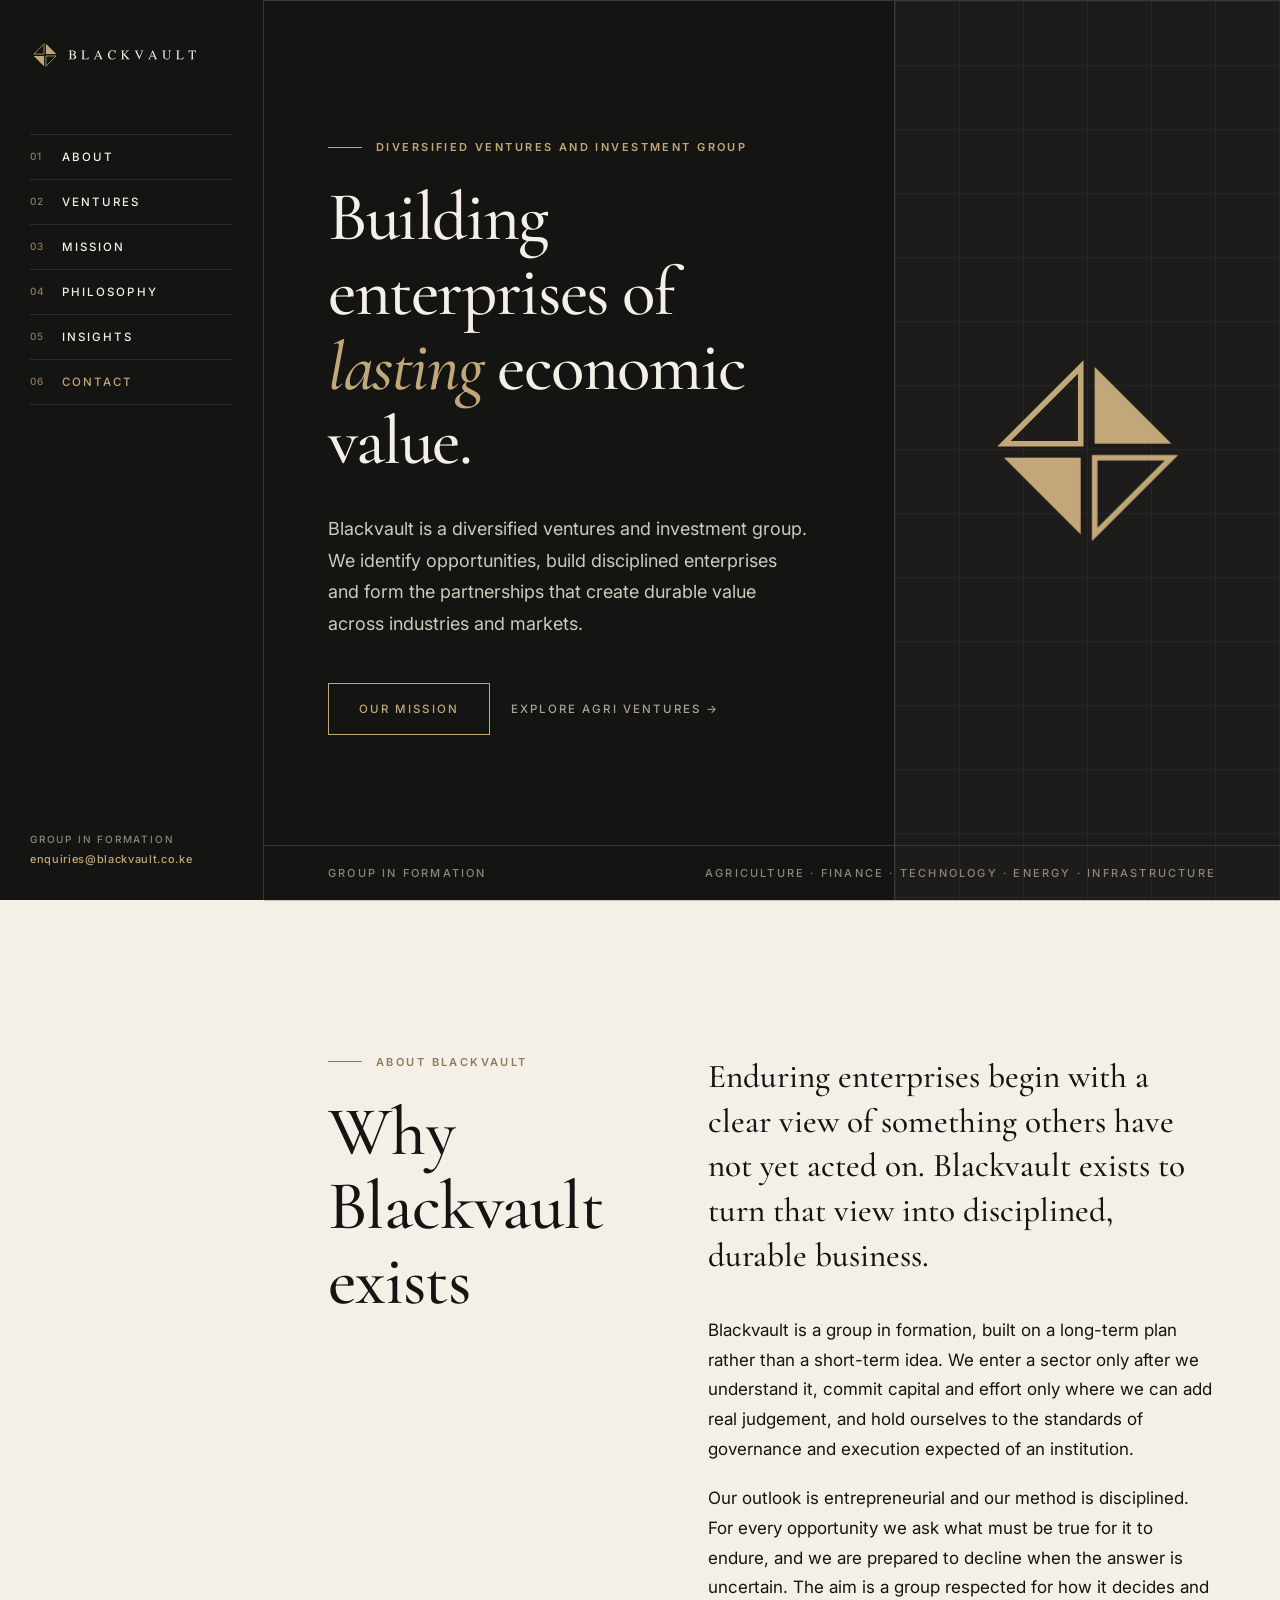
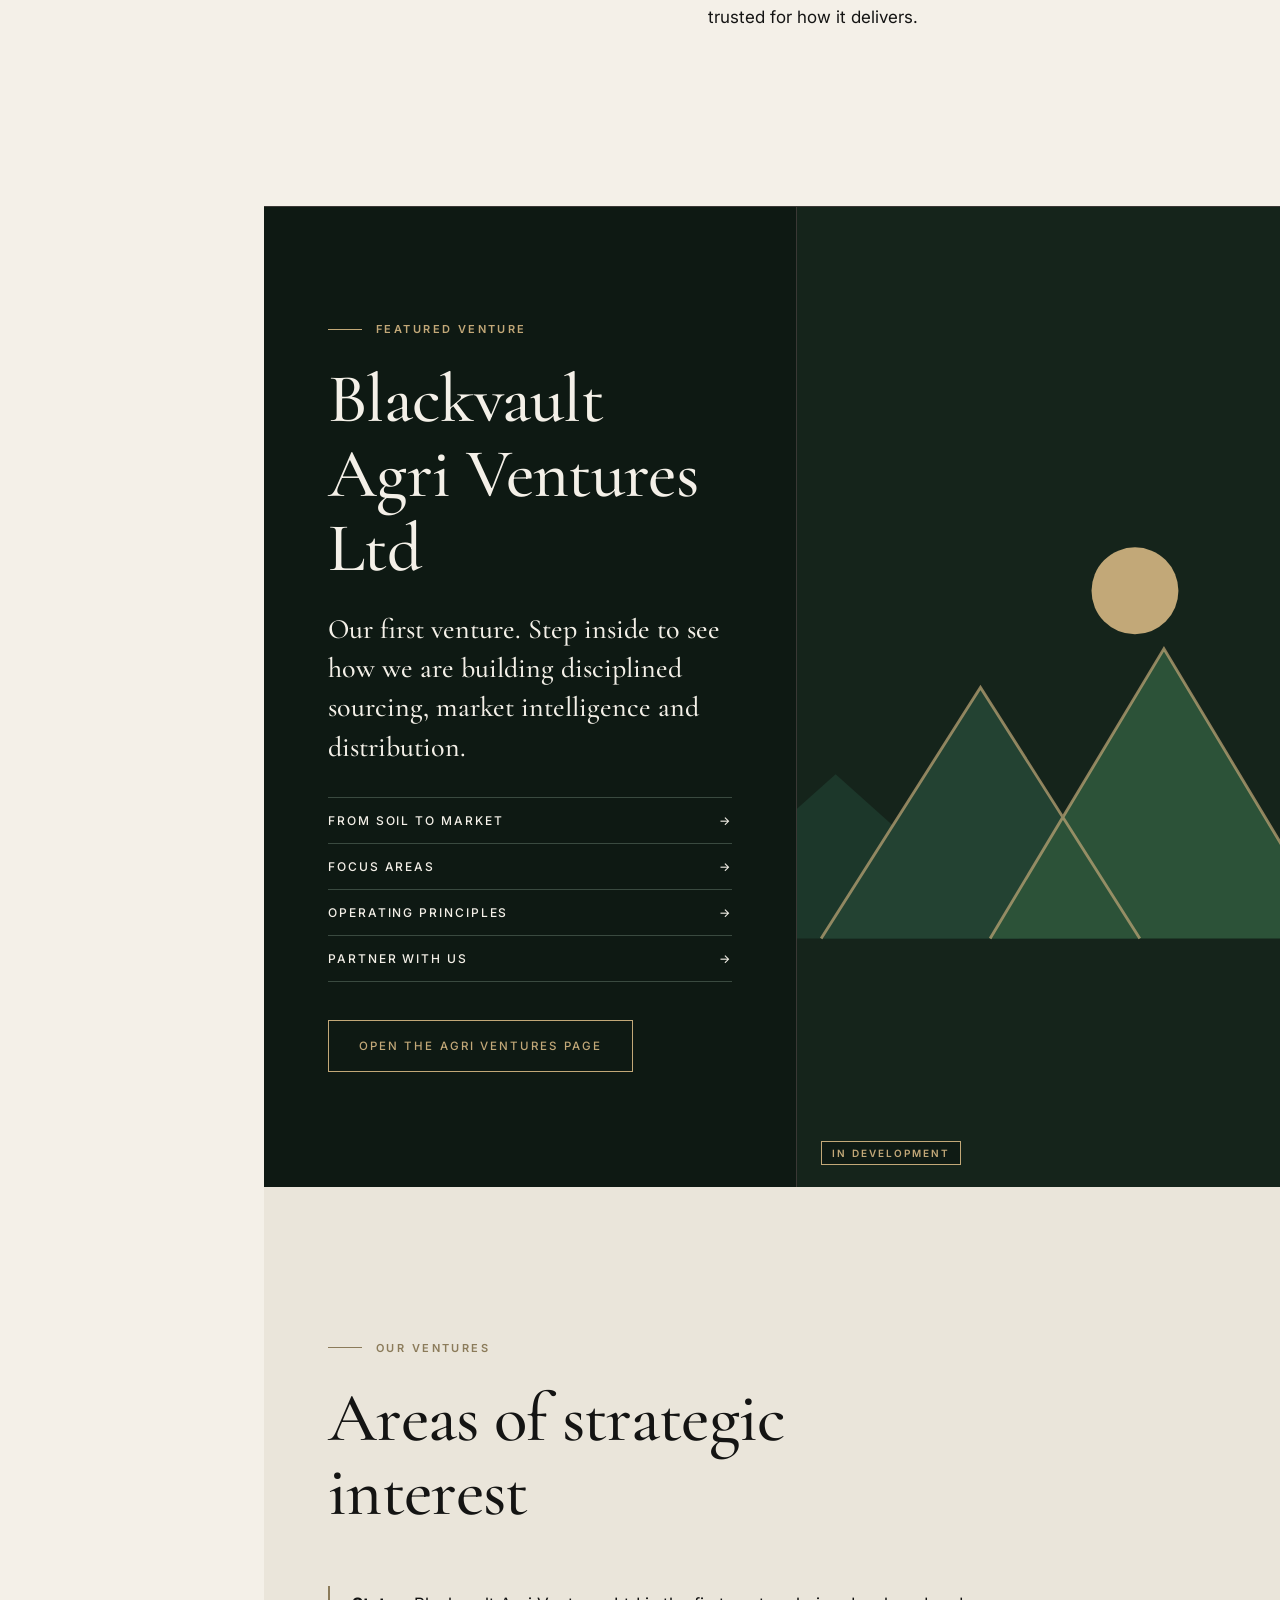
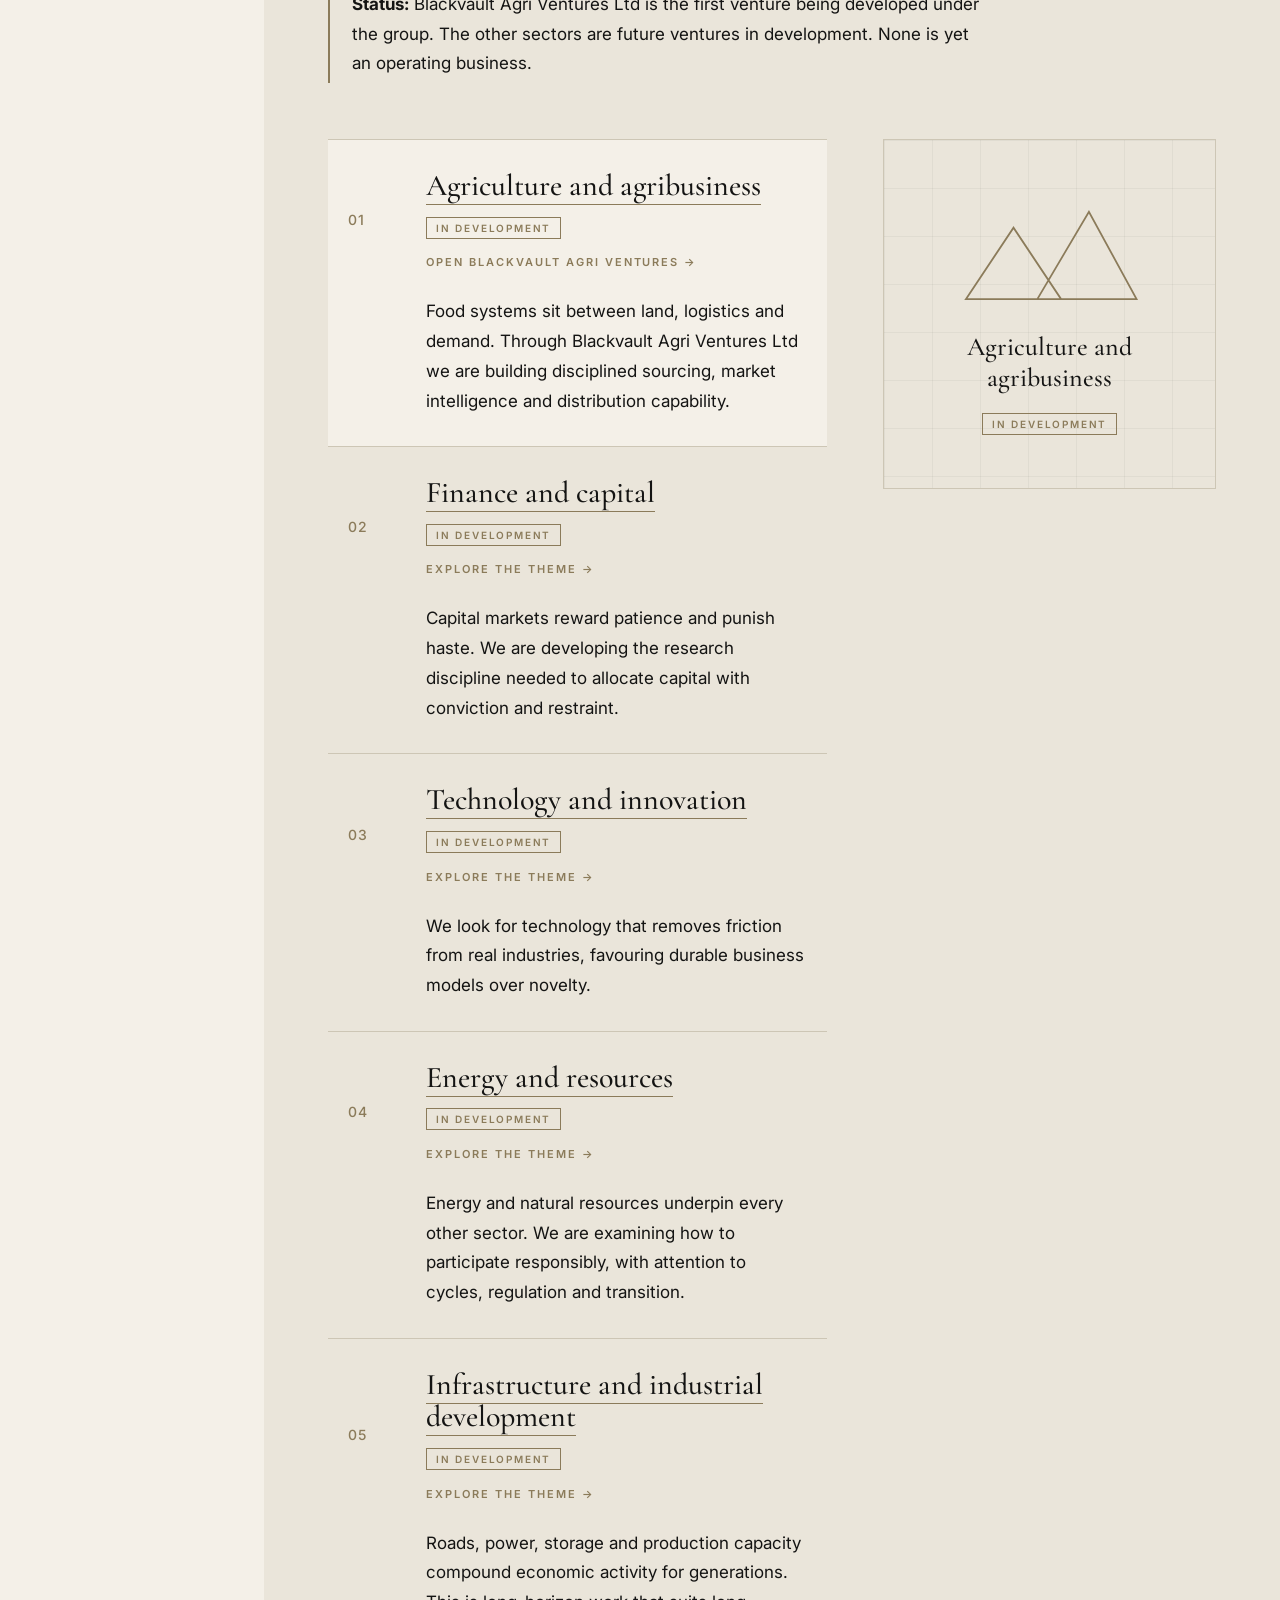
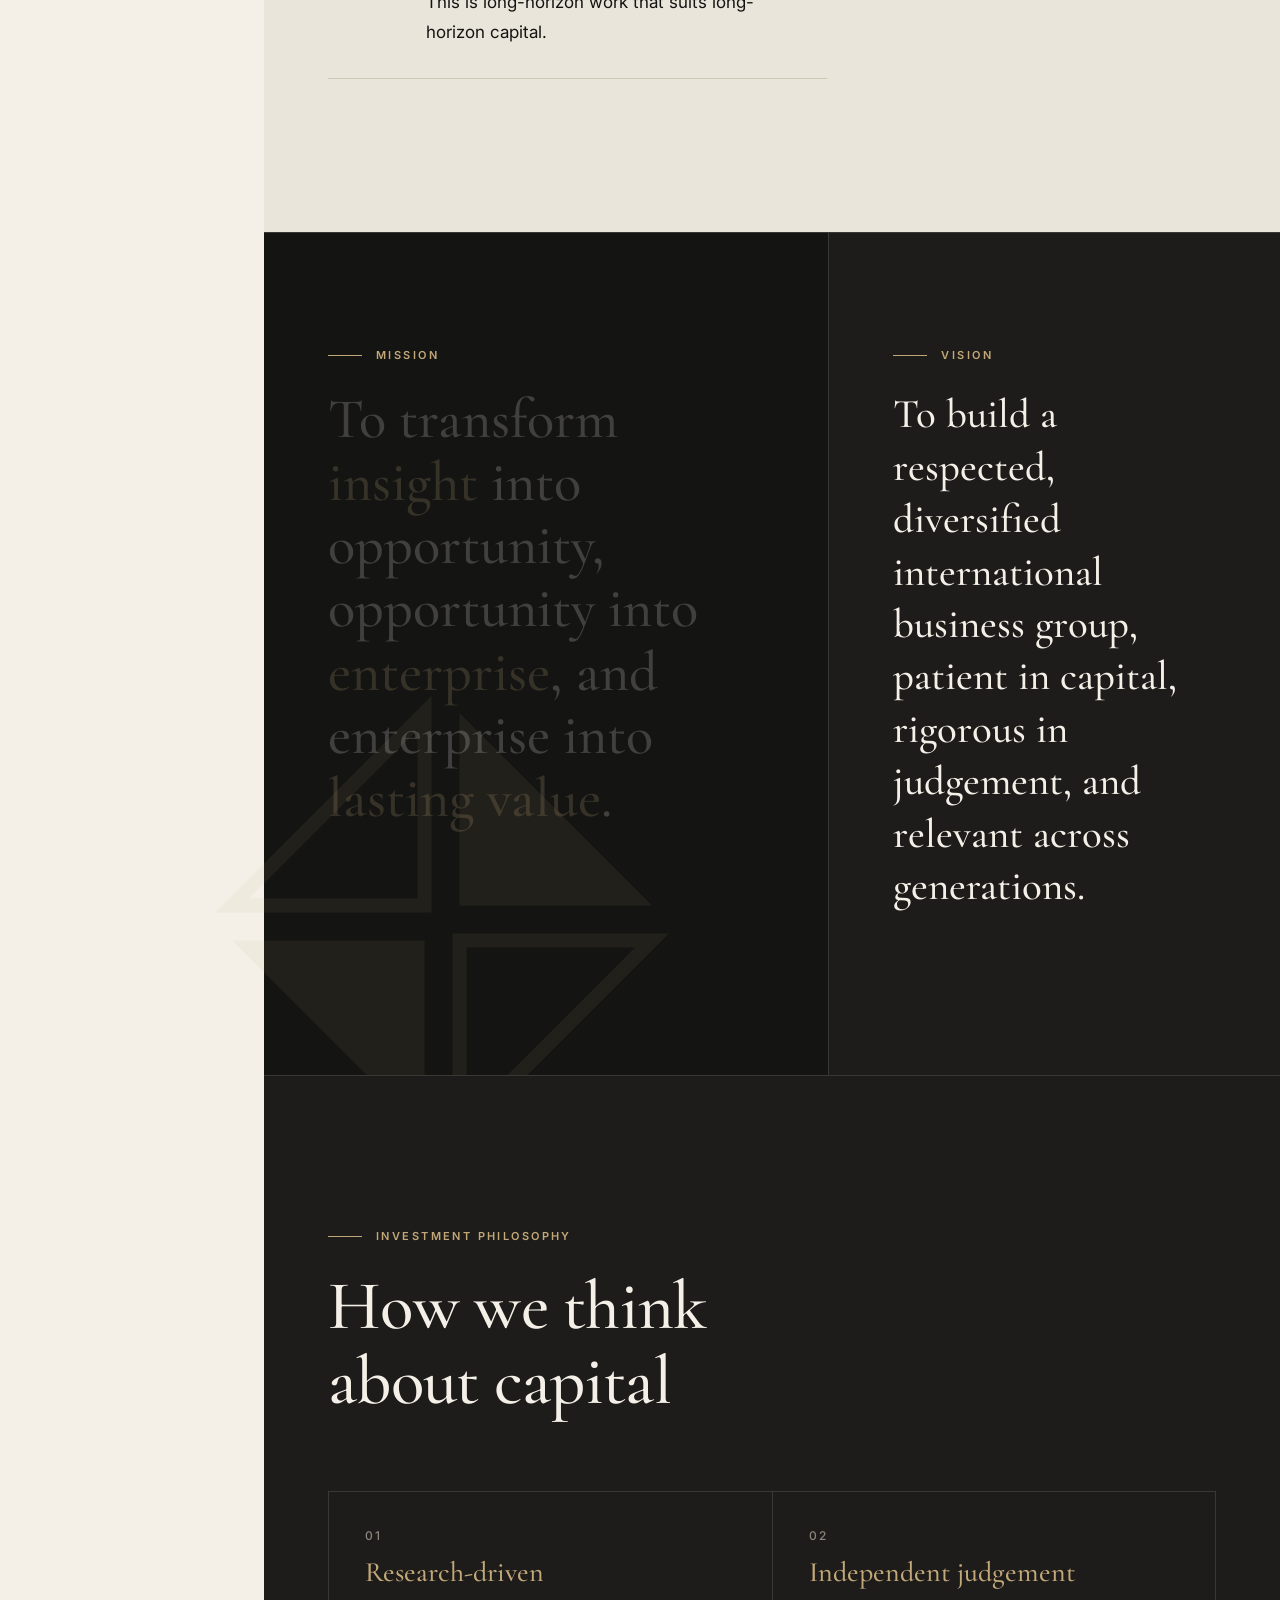
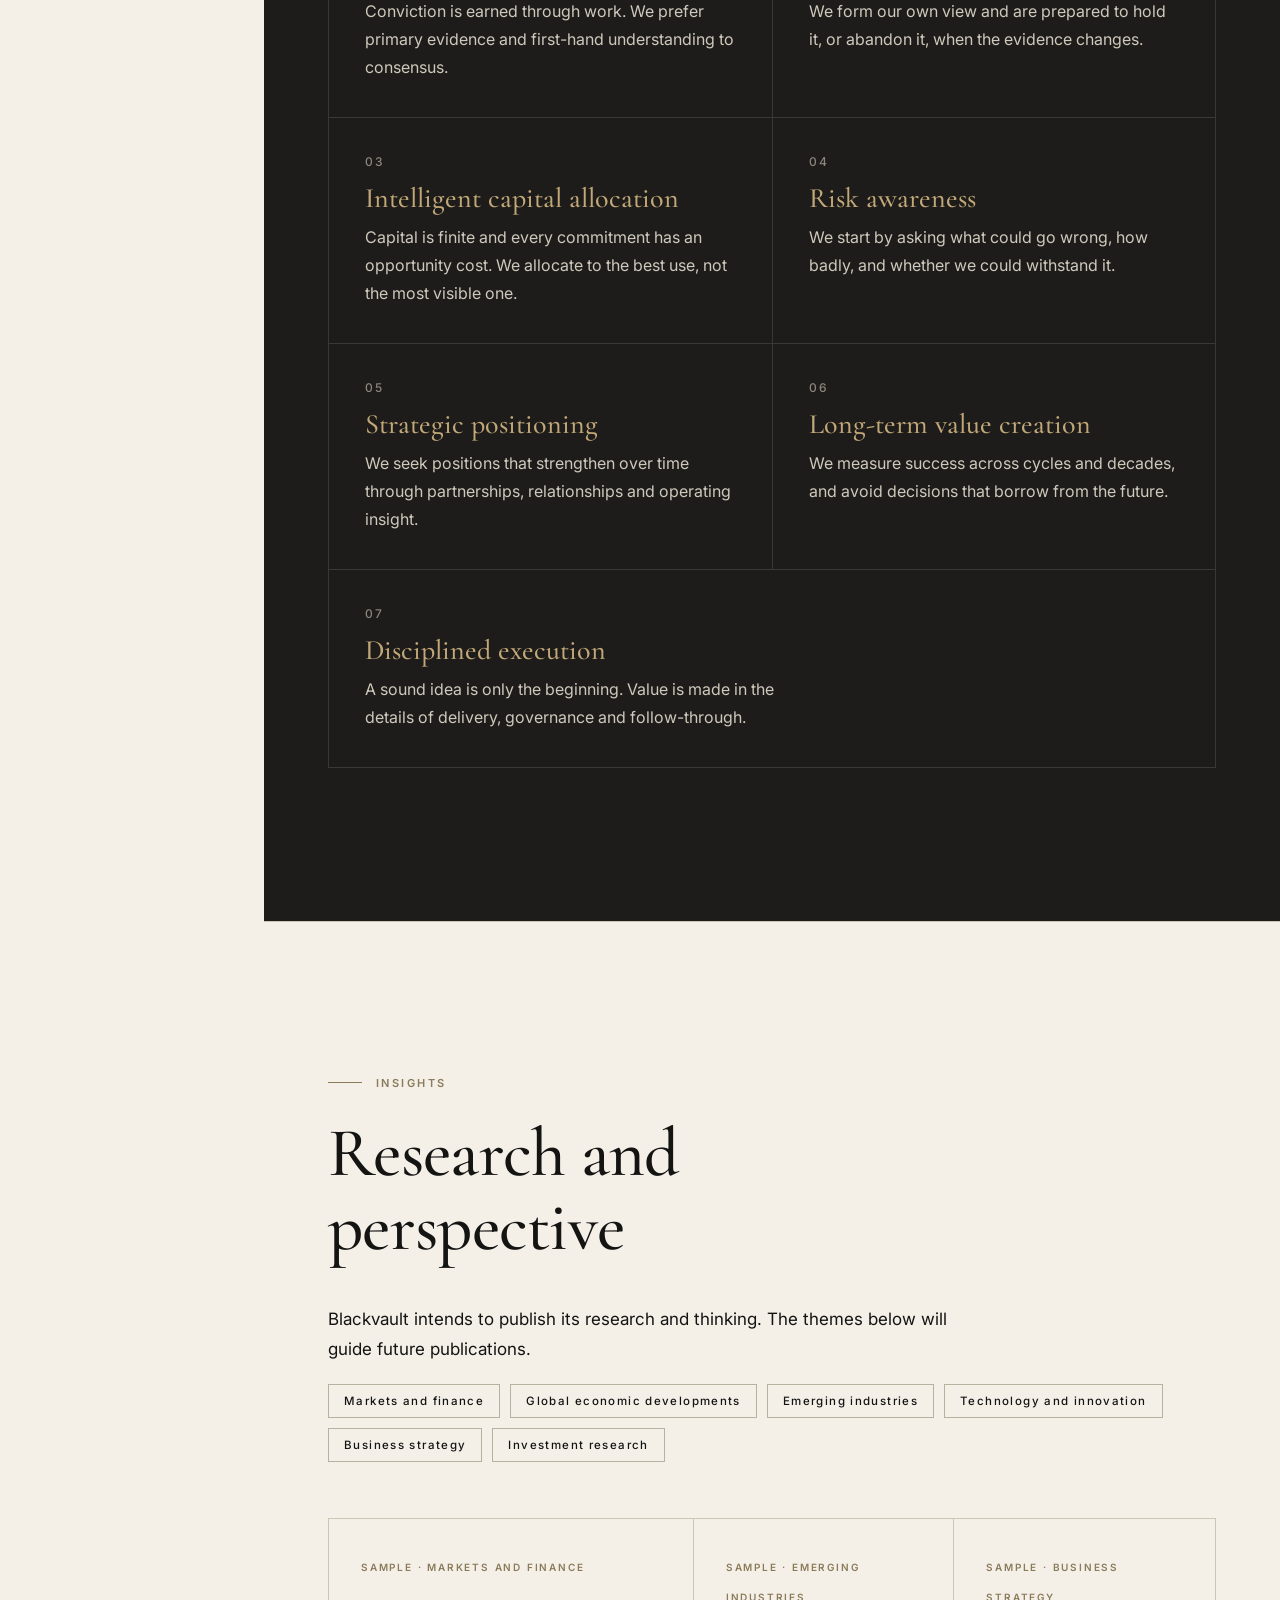
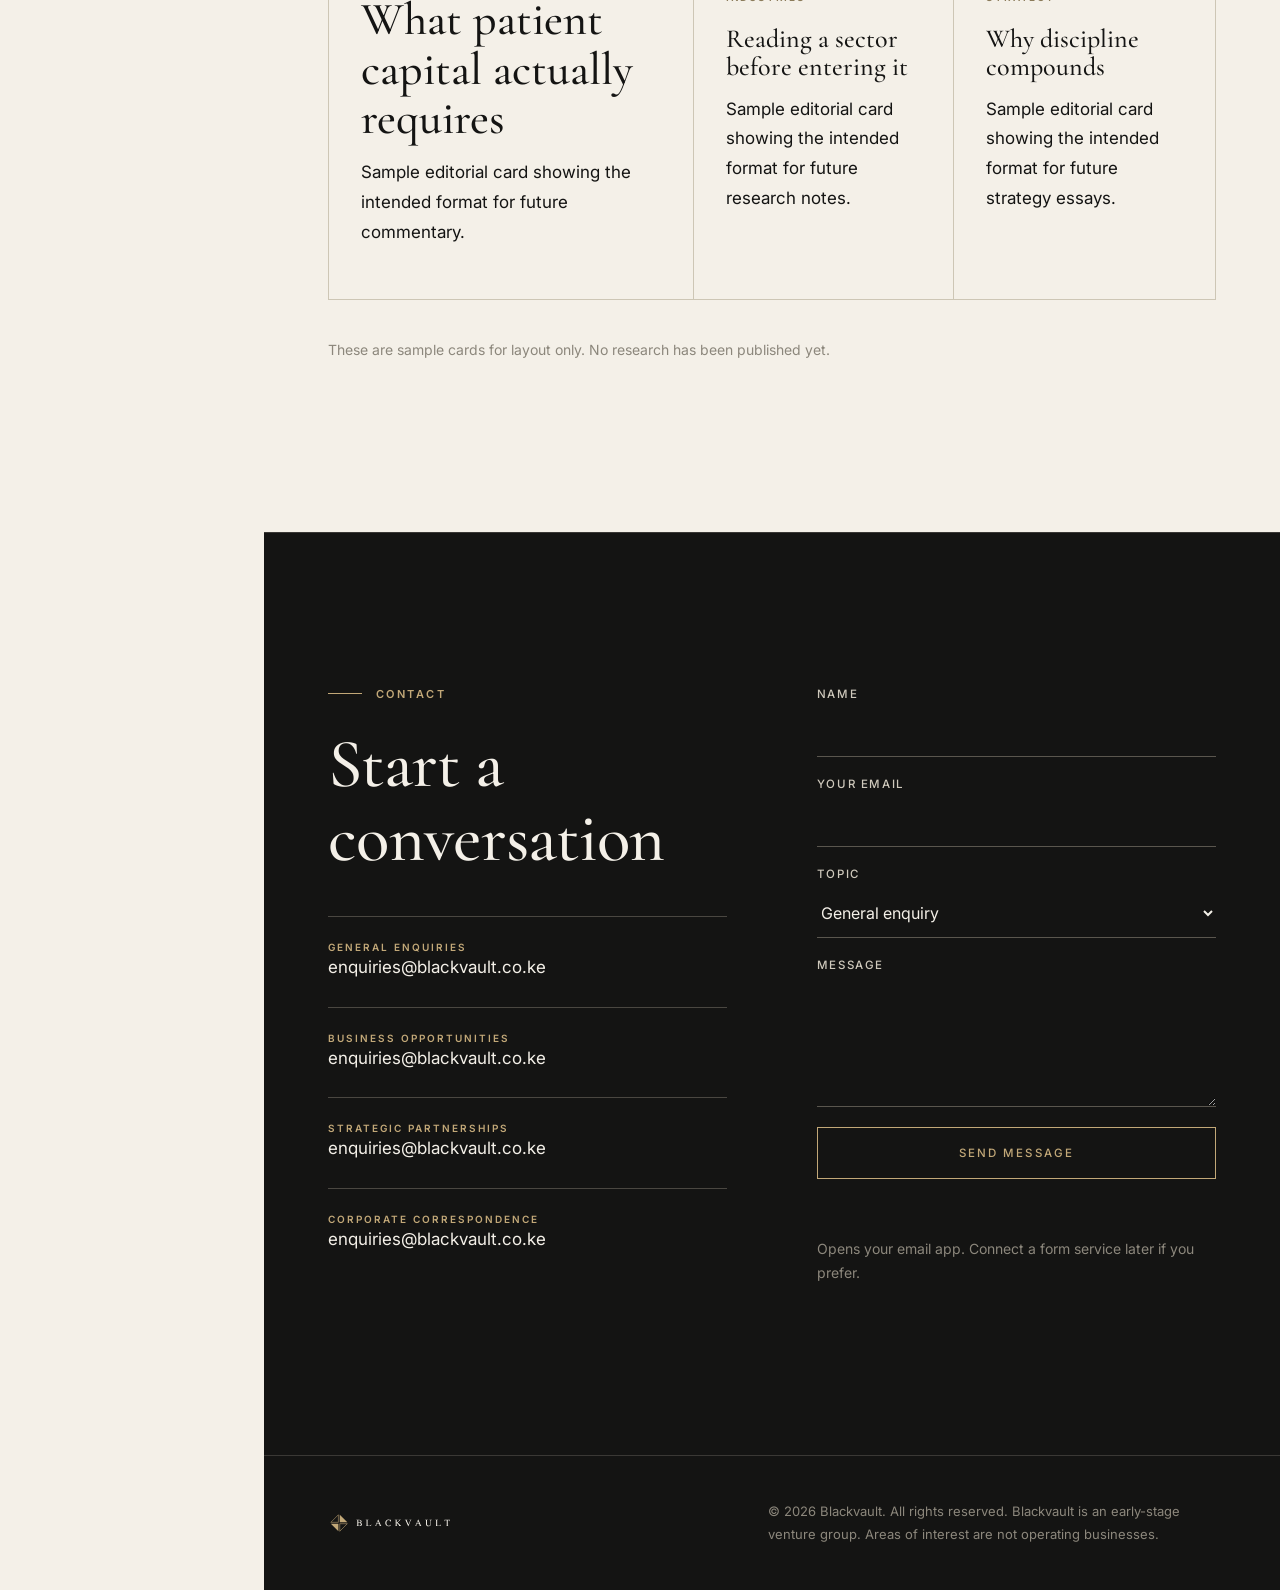
<file: index.html>
<!doctype html>
<html lang="en">
<head>
<meta charset="utf-8">
<meta name="viewport" content="width=device-width, initial-scale=1, viewport-fit=cover">
<title>Blackvault | Diversified Ventures and Investment Group</title>
<meta name="description" content="Blackvault is a diversified ventures and investment group being built to turn insight into opportunity, opportunity into enterprise, and enterprise into lasting value.">
<meta property="og:title" content="Blackvault | Diversified Ventures and Investment Group">
<meta property="og:description" content="To transform insight into opportunity, opportunity into enterprise, and enterprise into lasting value.">
<meta property="og:type" content="website">
<meta name="theme-color" content="#141413">
<link rel="icon" href="favicon.svg" type="image/svg+xml">
<link rel="canonical" href="https://blackvault.co.ke/">
<link rel="apple-touch-icon" href="apple-touch-icon.png">
<link rel="manifest" href="site.webmanifest">
<meta property="og:image" content="https://blackvault.co.ke/assets/og-image.png">
<meta name="twitter:card" content="summary_large_image">
<script type="application/ld+json">{"@context": "https://schema.org", "@type": "Organization", "name": "Blackvault", "description": "Diversified ventures and investment group.", "logo": "https://blackvault.co.ke/icon-512.png"}</script>
<link rel="preconnect" href="https://fonts.googleapis.com">
<link rel="preconnect" href="https://fonts.gstatic.com" crossorigin>
<link rel="stylesheet" href="https://fonts.googleapis.com/css2?family=Cormorant+Garamond:ital,wght@0,500;0,600;1,500&family=Inter:wght@400;500;600&display=swap">
<link rel="stylesheet" href="assets/styles.css">
</head>
<body>
<a class="sr" href="#main">Skip to content</a>
<header>
<a href="#top" aria-label="Blackvault home"><img src="assets/logo-lockup.svg" alt="Blackvault" width="170" height="30"></a>
<button class="mb" aria-expanded="false">MENU</button>
<nav aria-label="Primary"><ul>
<li><a href="#about">About</a></li><li><a href="#ventures">Ventures</a></li><li><a href="#mission">Mission</a></li><li><a href="#philosophy">Philosophy</a></li><li><a href="#insights">Insights</a></li><li><a href="#contact">Contact</a></li></ul></nav>
<div class="rail-ft">Group in formation<br><a href="mailto:enquiries@blackvault.co.ke" data-mail="general"><span>enquiries@blackvault.co.ke</span></a></div>
</header>
<main id="main">
<section class="dk hero" id="top">
<div class="mk" aria-hidden="true"><svg viewBox="0 0 64 64"><g class="a1"><path fill="none" stroke="#C2A878" stroke-width="1.6" d="M30 30H8L30 8Z"/></g><g class="a2"><path fill="#C2A878" d="M34 30V8L56 30Z"/></g><g class="a3"><path fill="#C2A878" d="M30 34V56L8 34Z"/></g><g class="a4"><path fill="none" stroke="#C2A878" stroke-width="1.6" d="M34 34H56L34 56Z"/></g></svg></div>
<p class="lb">Diversified ventures and investment group</p>
<h1>Building enterprises of <i>lasting</i> economic value.</h1>
<p class="sub">Blackvault is a diversified ventures and investment group. We identify opportunities, build disciplined enterprises and form the partnerships that create durable value across industries and markets.</p>
<div><a class="btn" href="#mission">Our mission</a><a class="btn q" href="agri-ventures.html">Explore Agri Ventures &rarr;</a></div>
<div class="strip"><span>Group in formation</span><span>Agriculture &middot; Finance &middot; Technology &middot; Energy &middot; Infrastructure</span></div>
</section>

<section id="about">
<div class="two">
<div class="rv"><p class="lb">About Blackvault</p><h2>Why Blackvault exists</h2></div>
<div class="rv">
<p class="lead">Enduring enterprises begin with a clear view of something others have not yet acted on. Blackvault exists to turn that view into disciplined, durable business.</p>
<p>Blackvault is a group in formation, built on a long-term plan rather than a short-term idea. We enter a sector only after we understand it, commit capital and effort only where we can add real judgement, and hold ourselves to the standards of governance and execution expected of an institution.</p>
<p>Our outlook is entrepreneurial and our method is disciplined. For every opportunity we ask what must be true for it to endure, and we are prepared to decline when the answer is uncertain. The aim is a group respected for how it decides and trusted for how it delivers.</p>
</div></div>
</section>

<section class="dk feat" id="featured">
<div class="half"><p class="lb">Featured venture</p><h2>Blackvault Agri Ventures Ltd</h2>
<p class="lead2">Our first venture. Step inside to see how we are building disciplined sourcing, market intelligence and distribution.</p>
<ul class="fl"><li><a href="agri-ventures.html#a-chain">From soil to market <span>&rarr;</span></a></li><li><a href="agri-ventures.html#a-focus">Focus areas <span>&rarr;</span></a></li><li><a href="agri-ventures.html#a-principles">Operating principles <span>&rarr;</span></a></li><li><a href="agri-ventures.html#a-partner">Partner with us <span>&rarr;</span></a></li></ul>
<a class="btn" href="agri-ventures.html">Open the Agri Ventures page</a></div>
<a class="half fp" href="agri-ventures.html" aria-label="Open Blackvault Agri Ventures"><svg viewBox="0 0 100 100" preserveAspectRatio="xMidYMid meet" aria-hidden="true"><circle cx="70" cy="28" r="9" fill="#C2A878"/><path fill="#1c372a" d="M-30 100L8 66L46 100Z"/><path fill="#234232" d="M5 100L38 48L71 100Z"/><path fill="#2c5238" d="M40 100L76 40L112 100Z"/><g fill="none" stroke="#C2A878" stroke-width=".6" opacity=".7"><path d="M5 100L38 48L71 100M40 100L76 40L112 100"/></g></svg><span>In development</span></a>
</section>
<section id="ventures">
<p class="lb">Our ventures</p><h2 style="margin-bottom:56px">Areas of strategic interest</h2>
<p class="status rv"><strong>Status:</strong> Blackvault Agri Ventures Ltd is the first venture being developed under the group. The other sectors are future ventures in development. None is yet an operating business.</p>
<div class="row rv"><span class="num">01</span><div><h3><a href="agri-ventures.html">Agriculture and agribusiness</a></h3><span class="tag">In development</span><a class="go" href="agri-ventures.html">Open Blackvault Agri Ventures &rarr;</a></div><p>Food systems sit between land, logistics and demand. Through Blackvault Agri Ventures Ltd we are building disciplined sourcing, market intelligence and distribution capability.</p><svg viewBox="0 0 100 60" aria-hidden="true"><path d="M8 54L32 18L56 54Z M44 54L70 10L94 54Z"/></svg></div>
<div class="row rv"><span class="num">02</span><div><h3><a href="finance-capital.html">Finance and capital</a></h3><span class="tag">In development</span><a class="go" href="finance-capital.html">Explore the theme &rarr;</a></div><p>Capital markets reward patience and punish haste. We are developing the research discipline needed to allocate capital with conviction and restraint.</p><svg viewBox="0 0 100 60" aria-hidden="true"><path d="M8 54H34V36Z M38 54H64V24Z M68 54H94V8Z"/></svg></div>
<div class="row rv"><span class="num">03</span><div><h3><a href="technology-innovation.html">Technology and innovation</a></h3><span class="tag">In development</span><a class="go" href="technology-innovation.html">Explore the theme &rarr;</a></div><p>We look for technology that removes friction from real industries, favouring durable business models over novelty.</p><svg viewBox="0 0 100 60" aria-hidden="true"><path d="M10 28H44L10 4Z M56 56H90L56 32Z M56 28V4L90 28Z"/></svg></div>
<div class="row rv"><span class="num">04</span><div><h3><a href="energy-resources.html">Energy and resources</a></h3><span class="tag">In development</span><a class="go" href="energy-resources.html">Explore the theme &rarr;</a></div><p>Energy and natural resources underpin every other sector. We are examining how to participate responsibly, with attention to cycles, regulation and transition.</p><svg viewBox="0 0 100 60" aria-hidden="true"><path d="M50 4L84 30L50 56L16 30Z M50 4V56"/></svg></div>
<div class="row rv"><span class="num">05</span><div><h3><a href="infrastructure-industrial.html">Infrastructure and industrial development</a></h3><span class="tag">In development</span><a class="go" href="infrastructure-industrial.html">Explore the theme &rarr;</a></div><p>Roads, power, storage and production capacity compound economic activity for generations. This is long-horizon work that suits long-horizon capital.</p><svg viewBox="0 0 100 60" aria-hidden="true"><path d="M6 54L28 12H72L94 54Z M28 12L50 54L72 12"/></svg></div>
</section>

<section class="dk split" id="mission">
<div class="half">
<img class="bg" src="assets/logo-mark.svg" alt="">
<p class="lb">Mission</p>
<p class="mis rv">To transform <em>insight</em> into opportunity, opportunity into <em>enterprise</em>, and enterprise into <em>lasting value</em>.</p>
</div>
<div class="half">
<p class="lb">Vision</p>
<p class="vis rv">To build a respected, diversified international business group, patient in capital, rigorous in judgement, and relevant across generations.</p>
</div>
</section>

<section class="ch" id="philosophy">
<p class="lb">Investment philosophy</p><h2 style="margin-bottom:72px">How we think about capital</h2>
<dl>
<div class="rv"><dt>Research-driven</dt><dd>Conviction is earned through work. We prefer primary evidence and first-hand understanding to consensus.</dd></div>
<div class="rv"><dt>Independent judgement</dt><dd>We form our own view and are prepared to hold it, or abandon it, when the evidence changes.</dd></div>
<div class="rv"><dt>Intelligent capital allocation</dt><dd>Capital is finite and every commitment has an opportunity cost. We allocate to the best use, not the most visible one.</dd></div>
<div class="rv"><dt>Risk awareness</dt><dd>We start by asking what could go wrong, how badly, and whether we could withstand it.</dd></div>
<div class="rv"><dt>Strategic positioning</dt><dd>We seek positions that strengthen over time through partnerships, relationships and operating insight.</dd></div>
<div class="rv"><dt>Long-term value creation</dt><dd>We measure success across cycles and decades, and avoid decisions that borrow from the future.</dd></div>
<div class="rv"><dt>Disciplined execution</dt><dd>A sound idea is only the beginning. Value is made in the details of delivery, governance and follow-through.</dd></div>
</dl>
</section>

<section id="insights">
<p class="lb">Insights</p><h2 style="margin-bottom:40px">Research and perspective</h2>
<p>Blackvault intends to publish its research and thinking. The themes below will guide future publications.</p>
<ul class="cats"><li>Markets and finance</li><li>Global economic developments</li><li>Emerging industries</li><li>Technology and innovation</li><li>Business strategy</li><li>Investment research</li></ul>
<div class="ins">
<article class="rv"><span>Sample &middot; Markets and finance</span><h3>What patient capital actually requires</h3><p>Sample editorial card showing the intended format for future commentary.</p></article>
<article class="rv"><span>Sample &middot; Emerging industries</span><h3>Reading a sector before entering it</h3><p>Sample editorial card showing the intended format for future research notes.</p></article>
<article class="rv"><span>Sample &middot; Business strategy</span><h3>Why discipline compounds</h3><p>Sample editorial card showing the intended format for future strategy essays.</p></article>
</div>
<p class="note">These are sample cards for layout only. No research has been published yet.</p>
</section>

<section class="dk" id="contact">
<div class="cg">
<div><p class="lb">Contact</p><h2 style="margin-bottom:40px">Start a conversation</h2>
<div class="ct">
<a data-mail="general" href="#"><small>General enquiries</small><span></span></a>
<a data-mail="business" href="#"><small>Business opportunities</small><span></span></a>
<a data-mail="partners" href="#"><small>Strategic partnerships</small><span></span></a>
<a data-mail="corporate" href="#"><small>Corporate correspondence</small><span></span></a>
</div></div>
<form id="f">
<label>Name<input name="n" required autocomplete="name"></label>
<label>Your email<input name="e" type="email" required autocomplete="email"></label>
<label>Topic<select name="t"><option value="general">General enquiry</option><option value="business">Business opportunity</option><option value="partners">Strategic partnership</option><option value="corporate">Corporate correspondence</option></select></label>
<label>Message<textarea name="m" rows="5" required></textarea></label>
<button class="btn" type="submit">Send message</button>
<p class="note">Opens your email app. Connect a form service later if you prefer.</p>
</form></div>
</section>
</main>
<footer><img src="assets/logo-lockup.svg" alt="Blackvault" width="125" height="22"><p>&copy; <span class="y"></span> Blackvault. All rights reserved. Blackvault is an early-stage venture group. Areas of interest are not operating businesses.</p></footer>
<script src="assets/main.js"></script>
</body>
</html>
</file>
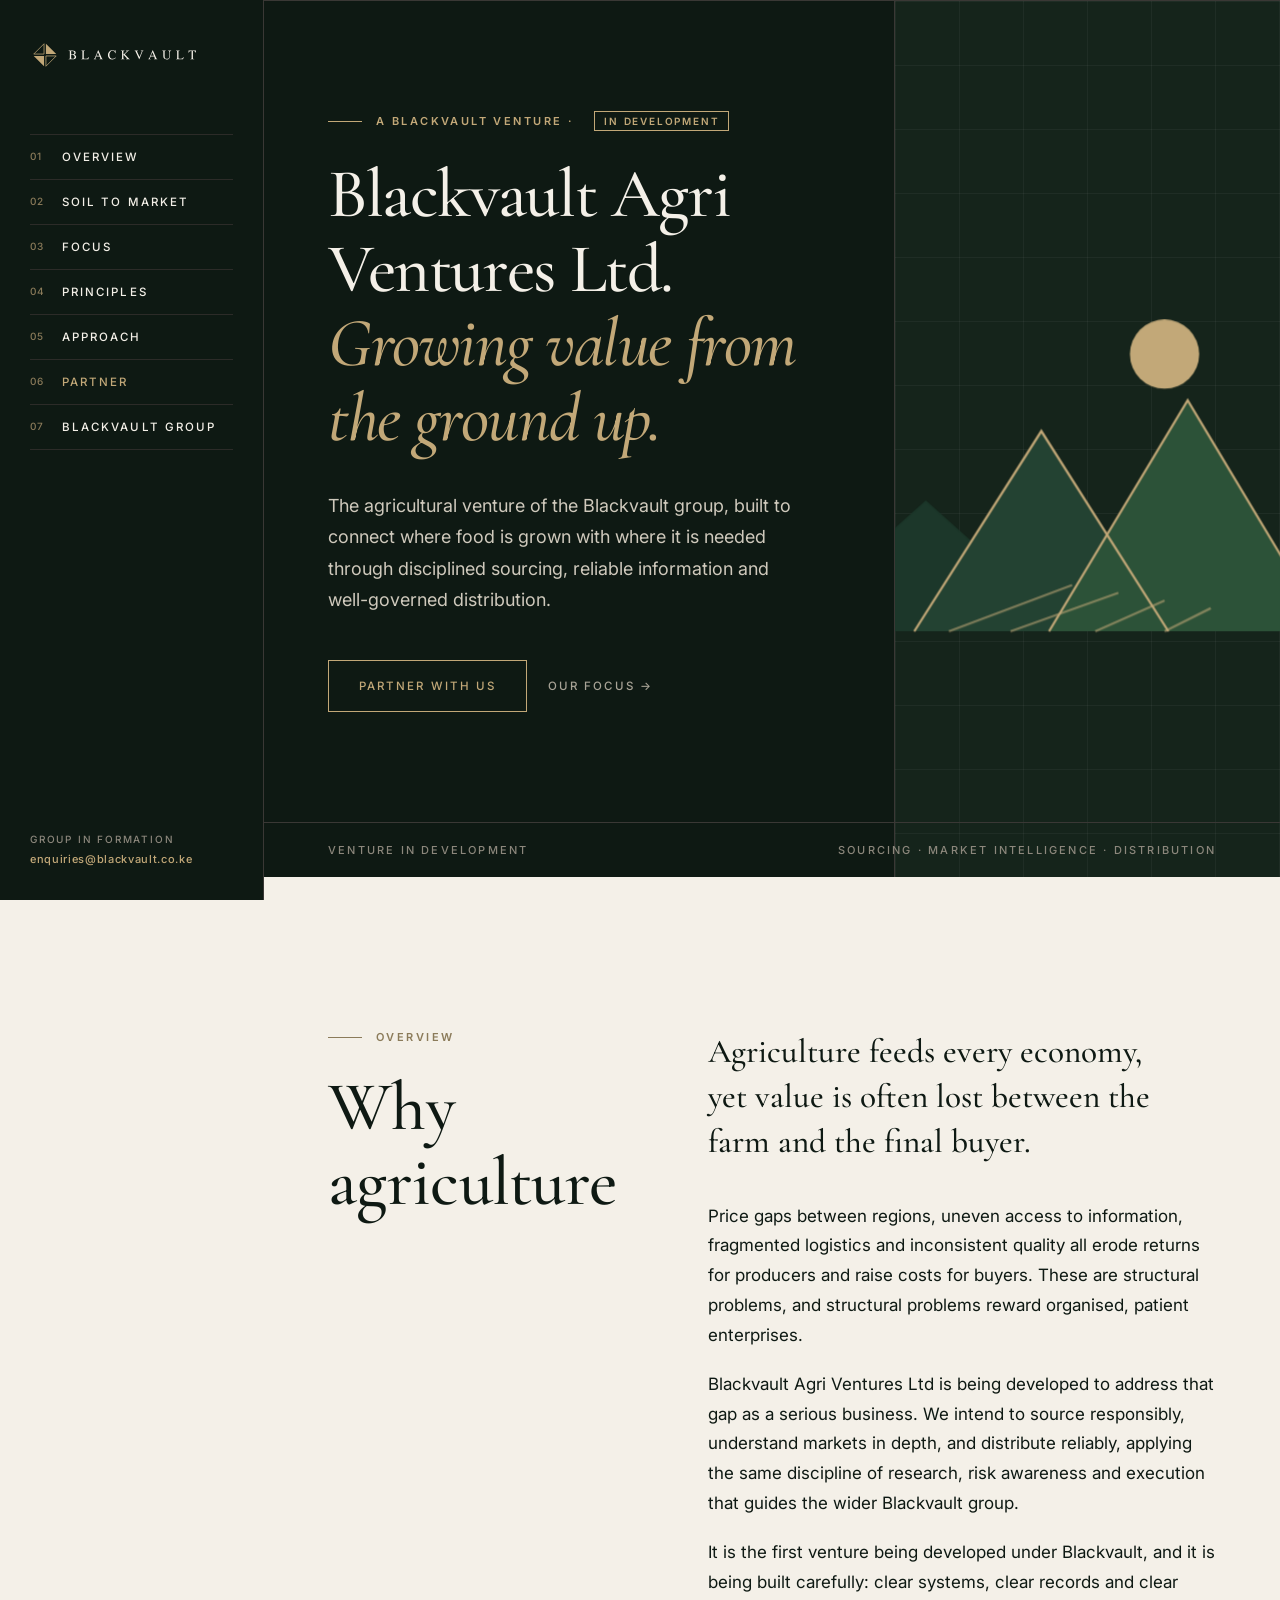
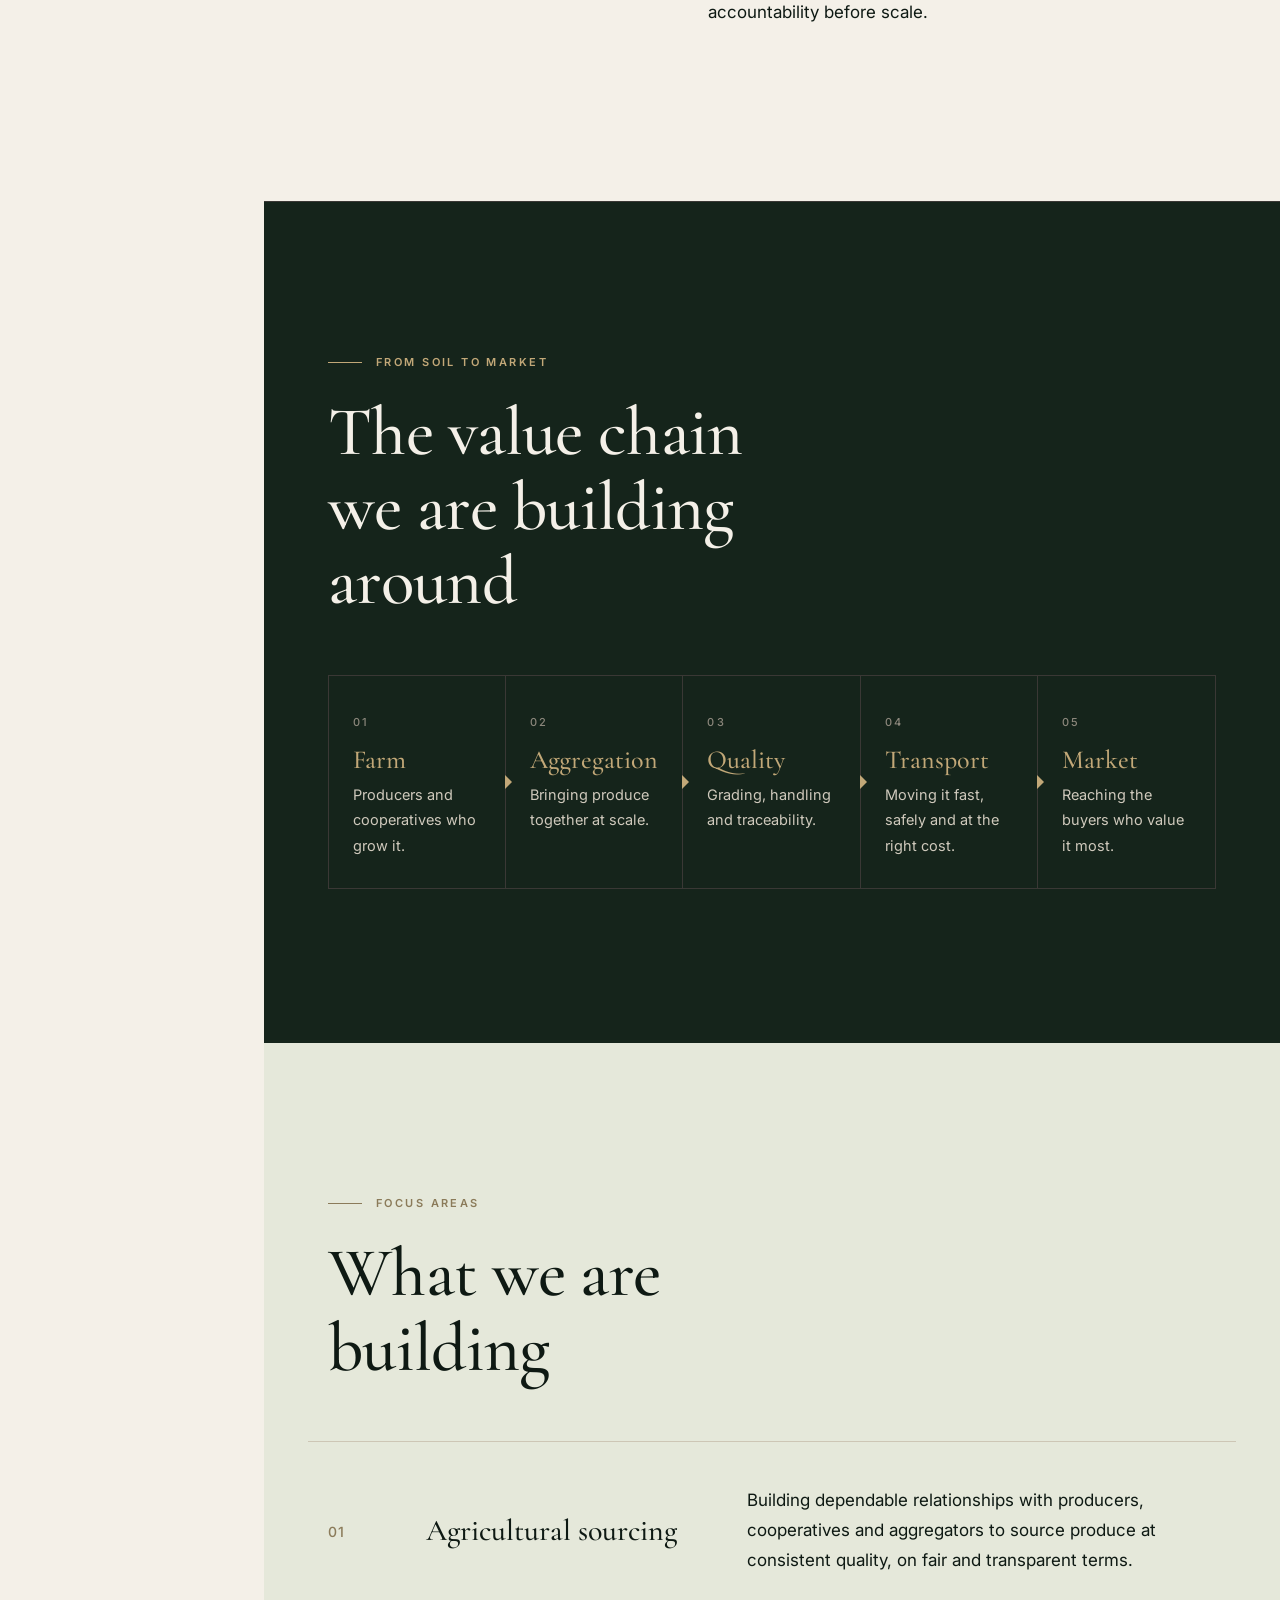
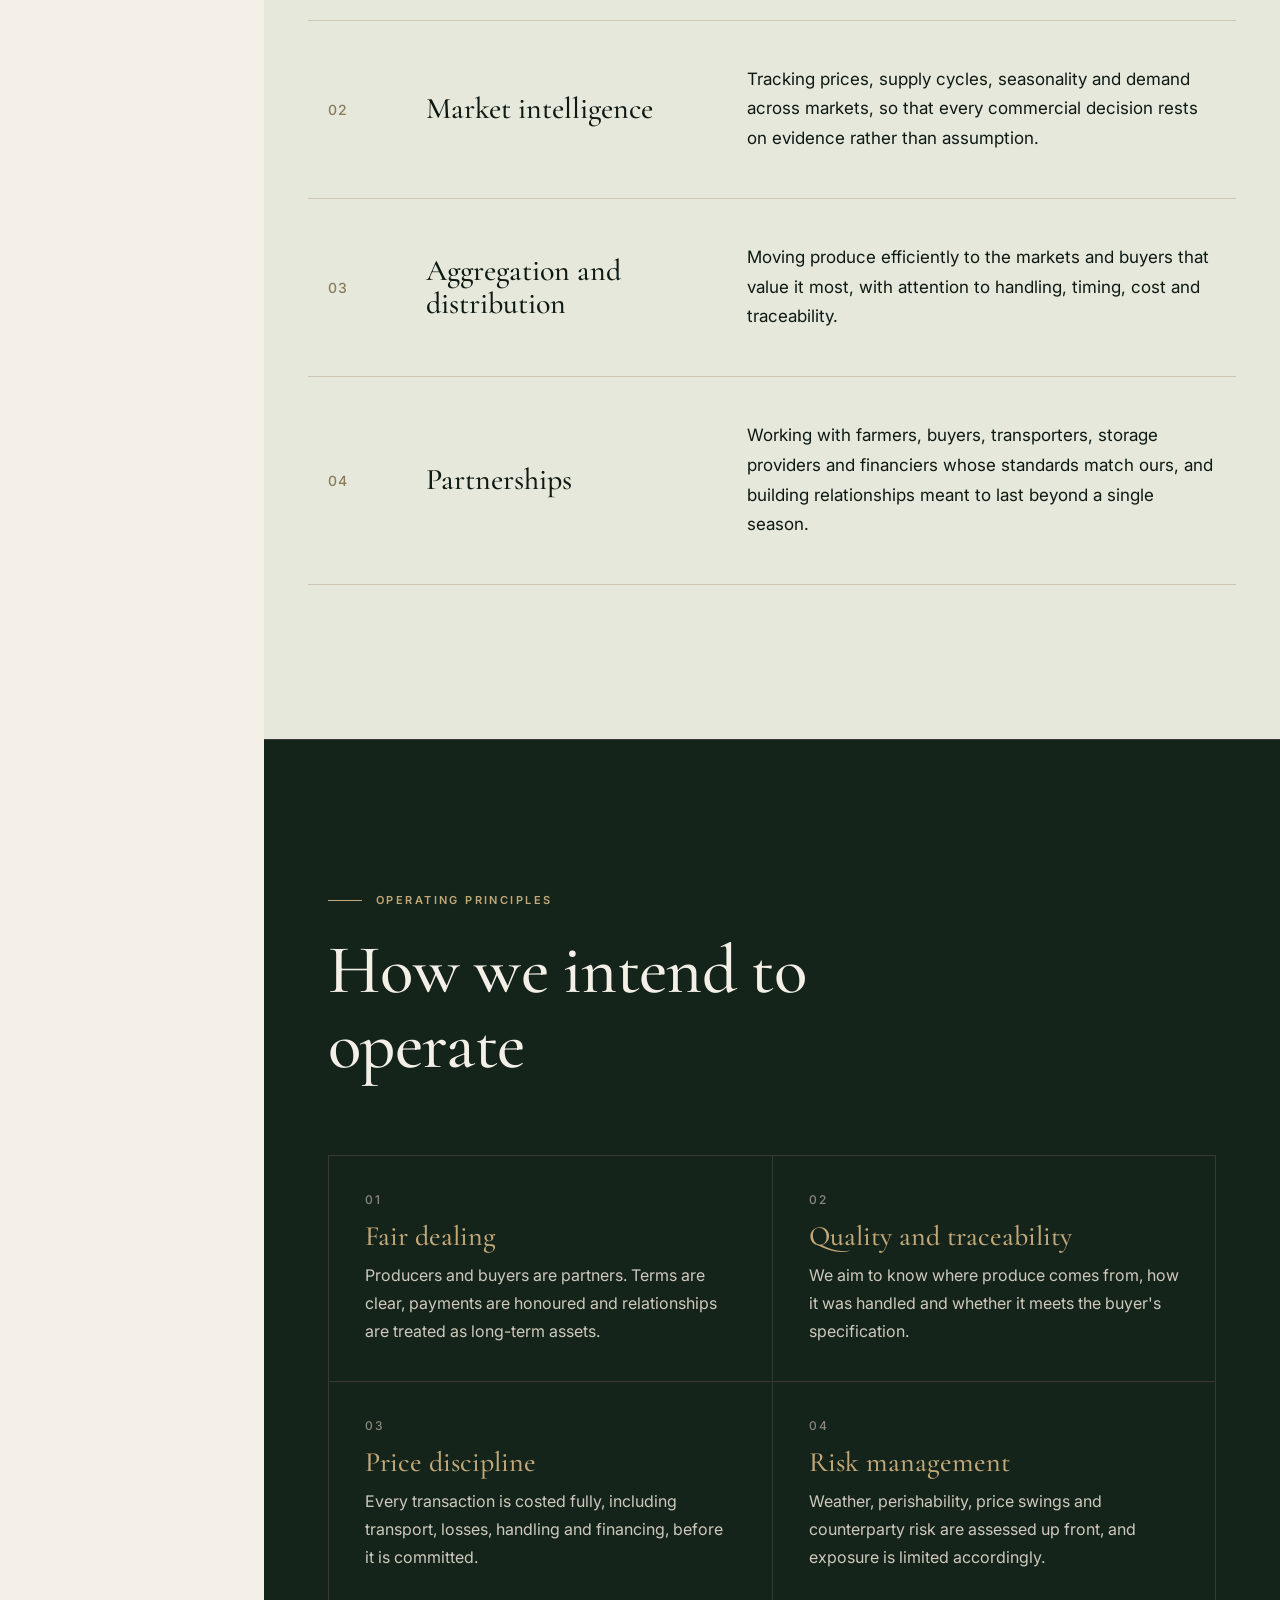
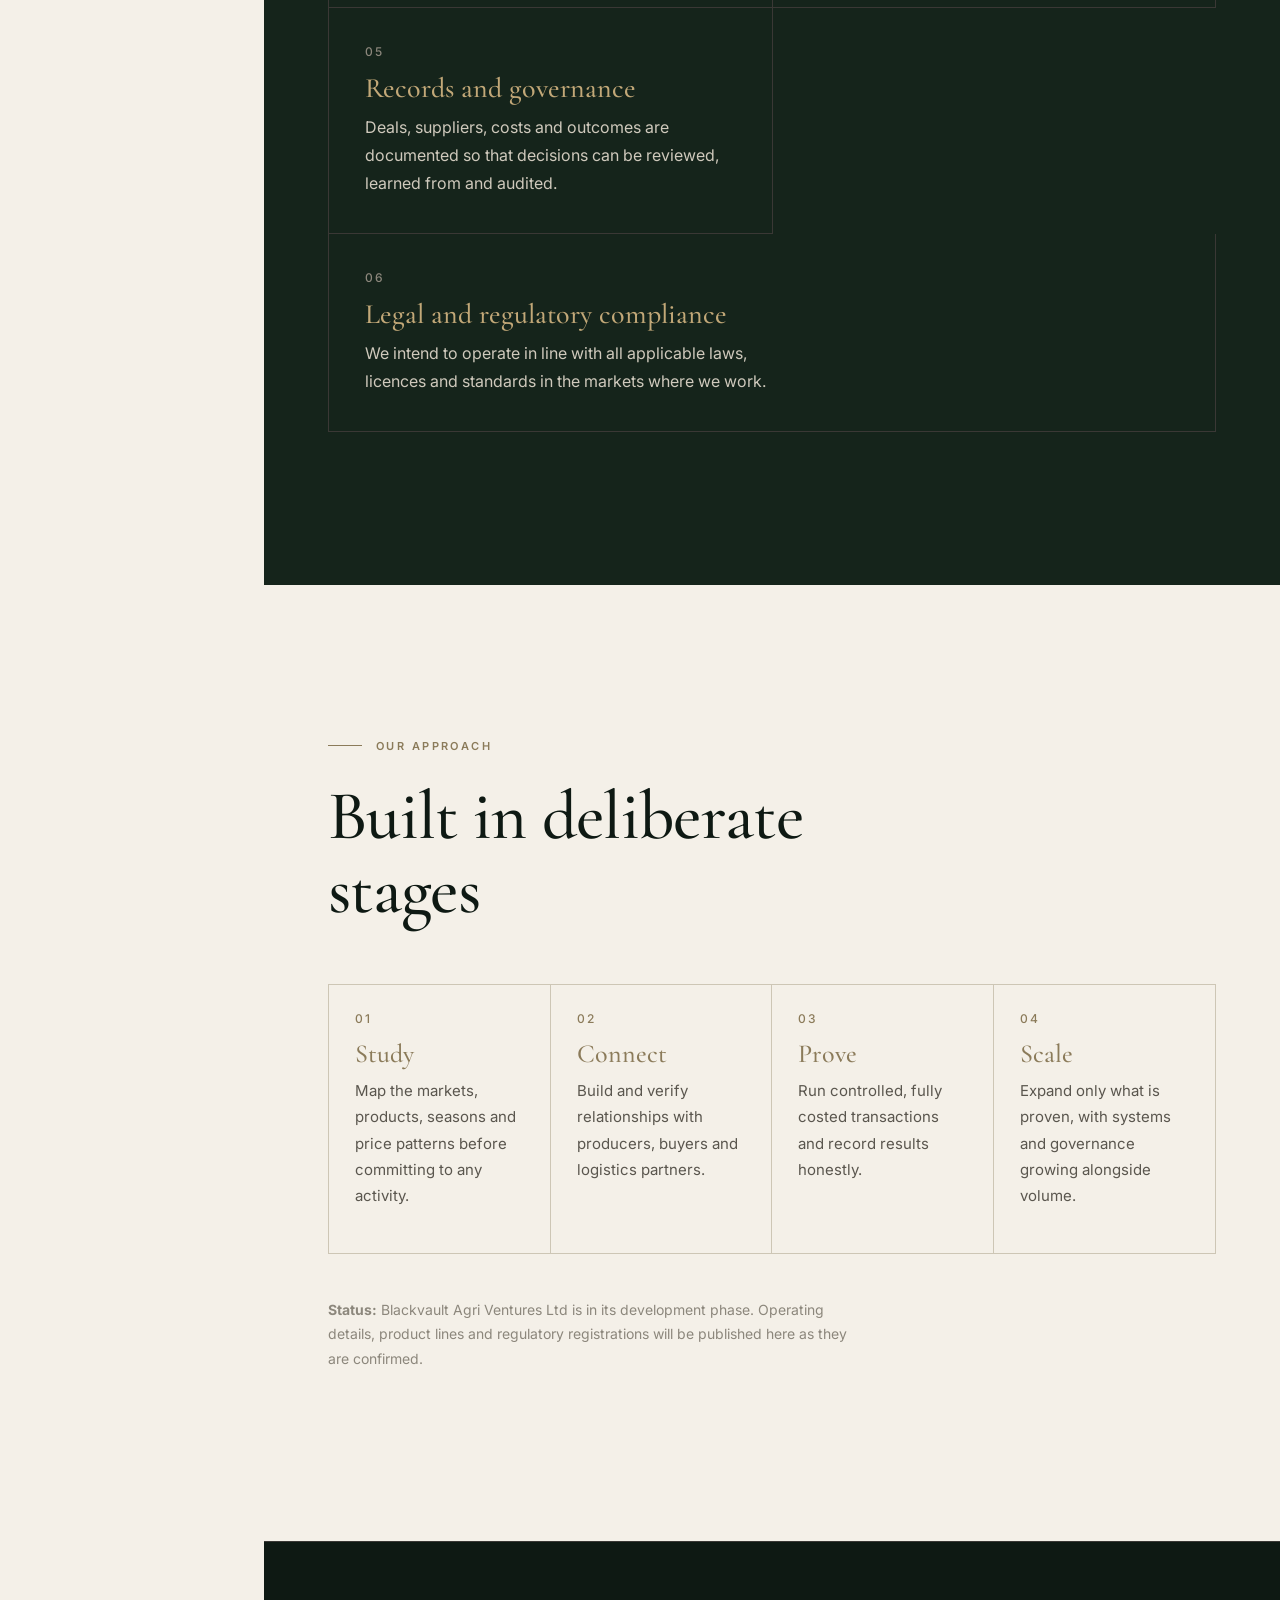
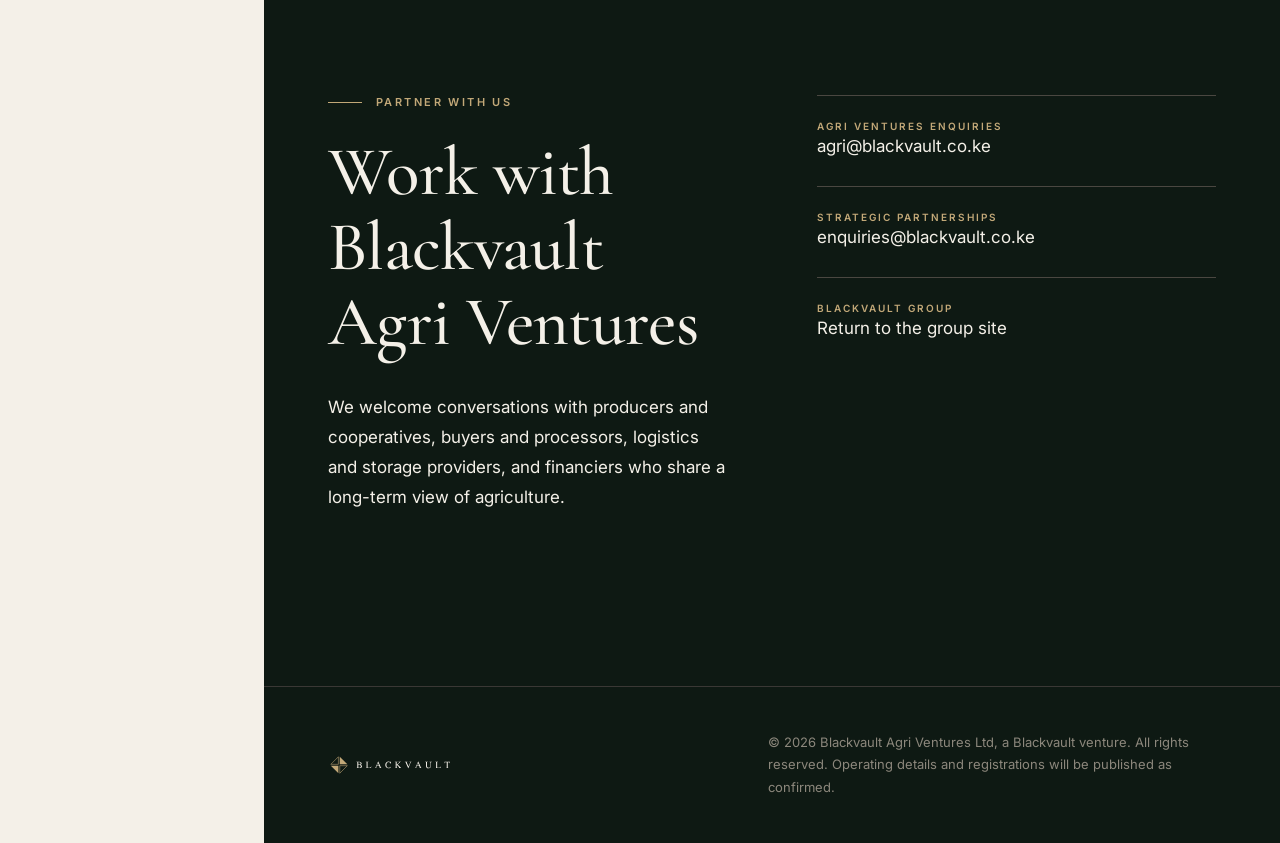
<file: _venture-template.html>
<!-- TEMPLATE: copy this file to e.g. finance-capital.html, then replace all Agri text, the canonical URL and the data-mail key. Add the page to sitemap.xml and link it from the Ventures row in index.html. -->
<!doctype html>
<html lang="en">
<head>
<meta charset="utf-8">
<meta name="viewport" content="width=device-width, initial-scale=1, viewport-fit=cover">
<title>Blackvault Agri Ventures Ltd | Blackvault</title>
<meta name="description" content="Blackvault Agri Ventures Ltd is the agricultural venture of the Blackvault group, focused on disciplined sourcing, market intelligence and distribution.">
<meta property="og:title" content="Blackvault Agri Ventures Ltd">
<meta property="og:type" content="website">
<meta name="theme-color" content="#141413">
<link rel="icon" href="favicon.svg" type="image/svg+xml">
<link rel="canonical" href="https://blackvault.co.ke/agri-ventures.html">
<link rel="apple-touch-icon" href="apple-touch-icon.png">
<link rel="manifest" href="site.webmanifest">
<meta property="og:image" content="https://blackvault.co.ke/assets/og-image.png">
<meta name="twitter:card" content="summary_large_image">
<script type="application/ld+json">{"@context": "https://schema.org", "@type": "Organization", "name": "Blackvault", "description": "Diversified ventures and investment group.", "logo": "https://blackvault.co.ke/icon-512.png"}</script>
<link rel="preconnect" href="https://fonts.googleapis.com">
<link rel="preconnect" href="https://fonts.gstatic.com" crossorigin>
<link rel="stylesheet" href="https://fonts.googleapis.com/css2?family=Cormorant+Garamond:ital,wght@0,500;0,600;1,500&family=Inter:wght@400;500;600&display=swap">
<link rel="stylesheet" href="assets/styles.css">
</head>
<body class="ag">
<a class="sr" href="#main">Skip to content</a>
<header>
<a href="index.html" aria-label="Blackvault home"><img src="assets/logo-lockup.svg" alt="Blackvault" width="170" height="30"></a>
<button class="mb" aria-expanded="false">MENU</button>
<nav aria-label="Primary"><ul>
<li><a href="#a-overview">Overview</a></li><li><a href="#a-chain">Soil to market</a></li><li><a href="#a-focus">Focus</a></li><li><a href="#a-principles">Principles</a></li><li><a href="#a-approach">Approach</a></li><li><a href="#a-partner">Partner</a></li><li><a href="index.html">Blackvault Group</a></li></ul></nav>
<div class="rail-ft">Group in formation<br><a href="mailto:enquiries@blackvault.co.ke" data-mail="general"><span>enquiries@blackvault.co.ke</span></a></div>
</header>
<main id="main">
<section class="dk hero sh" id="a-top" style="min-height:auto;padding-bottom:0">
<div class="mk" aria-hidden="true"><svg viewBox="0 0 100 100" preserveAspectRatio="xMidYMid meet"><g><circle cx="70" cy="28" r="9" fill="#C2A878"/><path fill="#1c372a" d="M-30 100L8 66L46 100Z"/><path fill="#234232" d="M5 100L38 48L71 100Z"/><path fill="#2c5238" d="M40 100L76 40L112 100Z"/><g fill="none" stroke="#C2A878" stroke-width=".6" opacity=".7"><path d="M5 100L38 48L71 100M40 100L76 40L112 100"/><path d="M14 100L46 88M30 100L58 90M52 100L70 92M70 100L82 94" opacity=".6"/></g></g></svg></div>
<p class="lb">A Blackvault venture &middot; <span class="dev">In development</span></p>
<h1>Blackvault Agri Ventures Ltd. <i>Growing value from the ground up.</i></h1>
<p class="sub">The agricultural venture of the Blackvault group, built to connect where food is grown with where it is needed through disciplined sourcing, reliable information and well-governed distribution.</p>
<div><a class="btn" href="#a-partner">Partner with us</a><a class="btn q" href="#a-focus">Our focus &rarr;</a></div>
<div class="strip"><span>Venture in development</span><span>Sourcing &middot; Market intelligence &middot; Distribution</span></div>
</section>

<section id="a-overview"><div class="two">
<div class="rv"><p class="lb">Overview</p><h2>Why agriculture</h2></div>
<div class="rv">
<p class="lead">Agriculture feeds every economy, yet value is often lost between the farm and the final buyer.</p>
<p>Price gaps between regions, uneven access to information, fragmented logistics and inconsistent quality all erode returns for producers and raise costs for buyers. These are structural problems, and structural problems reward organised, patient enterprises.</p>
<p>Blackvault Agri Ventures Ltd is being developed to address that gap as a serious business. We intend to source responsibly, understand markets in depth, and distribute reliably, applying the same discipline of research, risk awareness and execution that guides the wider Blackvault group.</p>
<p>It is the first venture being developed under Blackvault, and it is being built carefully: clear systems, clear records and clear accountability before scale.</p>
</div></div></section>

<section class="ch" id="a-chain"><p class="lb">From soil to market</p><h2 style="margin-bottom:56px">The value chain we are building around</h2>
<div class="chain"><div class="rv"><span>01</span><h3>Farm</h3><p>Producers and cooperatives who grow it.</p></div><div class="rv"><span>02</span><h3>Aggregation</h3><p>Bringing produce together at scale.</p></div><div class="rv"><span>03</span><h3>Quality</h3><p>Grading, handling and traceability.</p></div><div class="rv"><span>04</span><h3>Transport</h3><p>Moving it fast, safely and at the right cost.</p></div><div class="rv"><span>05</span><h3>Market</h3><p>Reaching the buyers who value it most.</p></div></div></section>
<section id="a-focus" style="background:var(--st)">
<p class="lb">Focus areas</p><h2 style="margin-bottom:56px">What we are building</h2>
<div class="row n rv"><span class="num">01</span><h3>Agricultural sourcing</h3><p>Building dependable relationships with producers, cooperatives and aggregators to source produce at consistent quality, on fair and transparent terms.</p></div>
<div class="row n rv"><span class="num">02</span><h3>Market intelligence</h3><p>Tracking prices, supply cycles, seasonality and demand across markets, so that every commercial decision rests on evidence rather than assumption.</p></div>
<div class="row n rv"><span class="num">03</span><h3>Aggregation and distribution</h3><p>Moving produce efficiently to the markets and buyers that value it most, with attention to handling, timing, cost and traceability.</p></div>
<div class="row n rv"><span class="num">04</span><h3>Partnerships</h3><p>Working with farmers, buyers, transporters, storage providers and financiers whose standards match ours, and building relationships meant to last beyond a single season.</p></div>
</section>

<section class="ch" id="a-principles">
<p class="lb">Operating principles</p><h2 style="margin-bottom:72px">How we intend to operate</h2>
<dl>
<div class="rv"><dt>Fair dealing</dt><dd>Producers and buyers are partners. Terms are clear, payments are honoured and relationships are treated as long-term assets.</dd></div>
<div class="rv"><dt>Quality and traceability</dt><dd>We aim to know where produce comes from, how it was handled and whether it meets the buyer's specification.</dd></div>
<div class="rv"><dt>Price discipline</dt><dd>Every transaction is costed fully, including transport, losses, handling and financing, before it is committed.</dd></div>
<div class="rv"><dt>Risk management</dt><dd>Weather, perishability, price swings and counterparty risk are assessed up front, and exposure is limited accordingly.</dd></div>
<div class="rv"><dt>Records and governance</dt><dd>Deals, suppliers, costs and outcomes are documented so that decisions can be reviewed, learned from and audited.</dd></div>
<div class="rv"><dt>Legal and regulatory compliance</dt><dd>We intend to operate in line with all applicable laws, licences and standards in the markets where we work.</dd></div>
</dl></section>

<section id="a-approach">
<p class="lb">Our approach</p><h2 style="margin-bottom:56px">Built in deliberate stages</h2>
<div class="steps" style="border-color:#cdc6b5;color:var(--k)">
<div class="rv"><h3 style="color:var(--gd)">Study</h3><p>Map the markets, products, seasons and price patterns before committing to any activity.</p></div>
<div class="rv"><h3 style="color:var(--gd)">Connect</h3><p>Build and verify relationships with producers, buyers and logistics partners.</p></div>
<div class="rv"><h3 style="color:var(--gd)">Prove</h3><p>Run controlled, fully costed transactions and record results honestly.</p></div>
<div class="rv"><h3 style="color:var(--gd)">Scale</h3><p>Expand only what is proven, with systems and governance growing alongside volume.</p></div>
</div>
<p class="note" style="margin-top:44px"><strong>Status:</strong> Blackvault Agri Ventures Ltd is in its development phase. Operating details, product lines and regulatory registrations will be published here as they are confirmed.</p>
</section>

<section class="dk" id="a-partner"><div class="cg">
<div><p class="lb">Partner with us</p><h2 style="margin-bottom:34px">Work with Blackvault Agri Ventures</h2>
<p>We welcome conversations with producers and cooperatives, buyers and processors, logistics and storage providers, and financiers who share a long-term view of agriculture.</p></div>
<div class="ct">
<a data-mail="agri" href="#"><small>Agri Ventures enquiries</small><span></span></a>
<a data-mail="partners" href="#"><small>Strategic partnerships</small><span></span></a>
<a href="index.html#contact"><small>Blackvault Group</small><span>Return to the group site</span></a>
</div></div></section>
</main>
<footer><img src="assets/logo-lockup.svg" alt="Blackvault" width="125" height="22"><p>&copy; <span class="y"></span> Blackvault Agri Ventures Ltd, a Blackvault venture. All rights reserved. Operating details and registrations will be published as confirmed.</p></footer>
<script src="assets/main.js"></script>
</body>
</html>
</file>
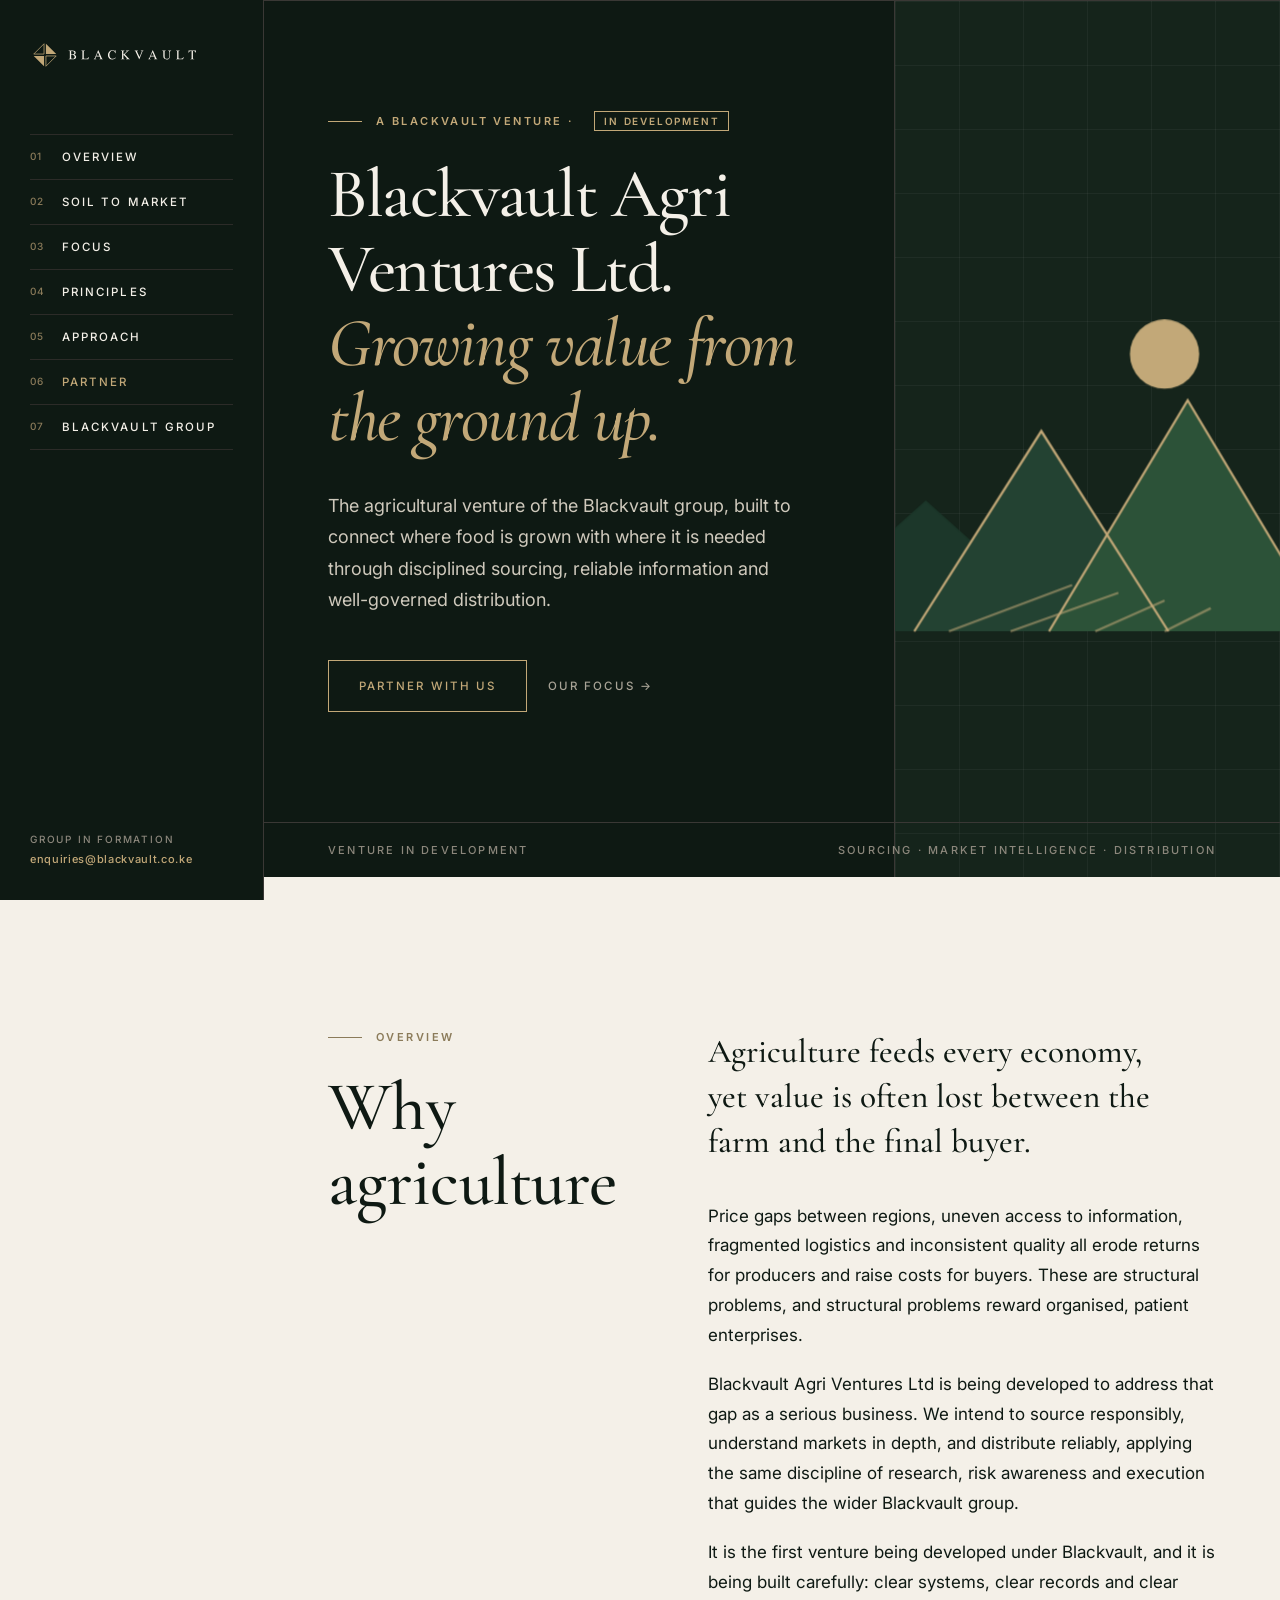
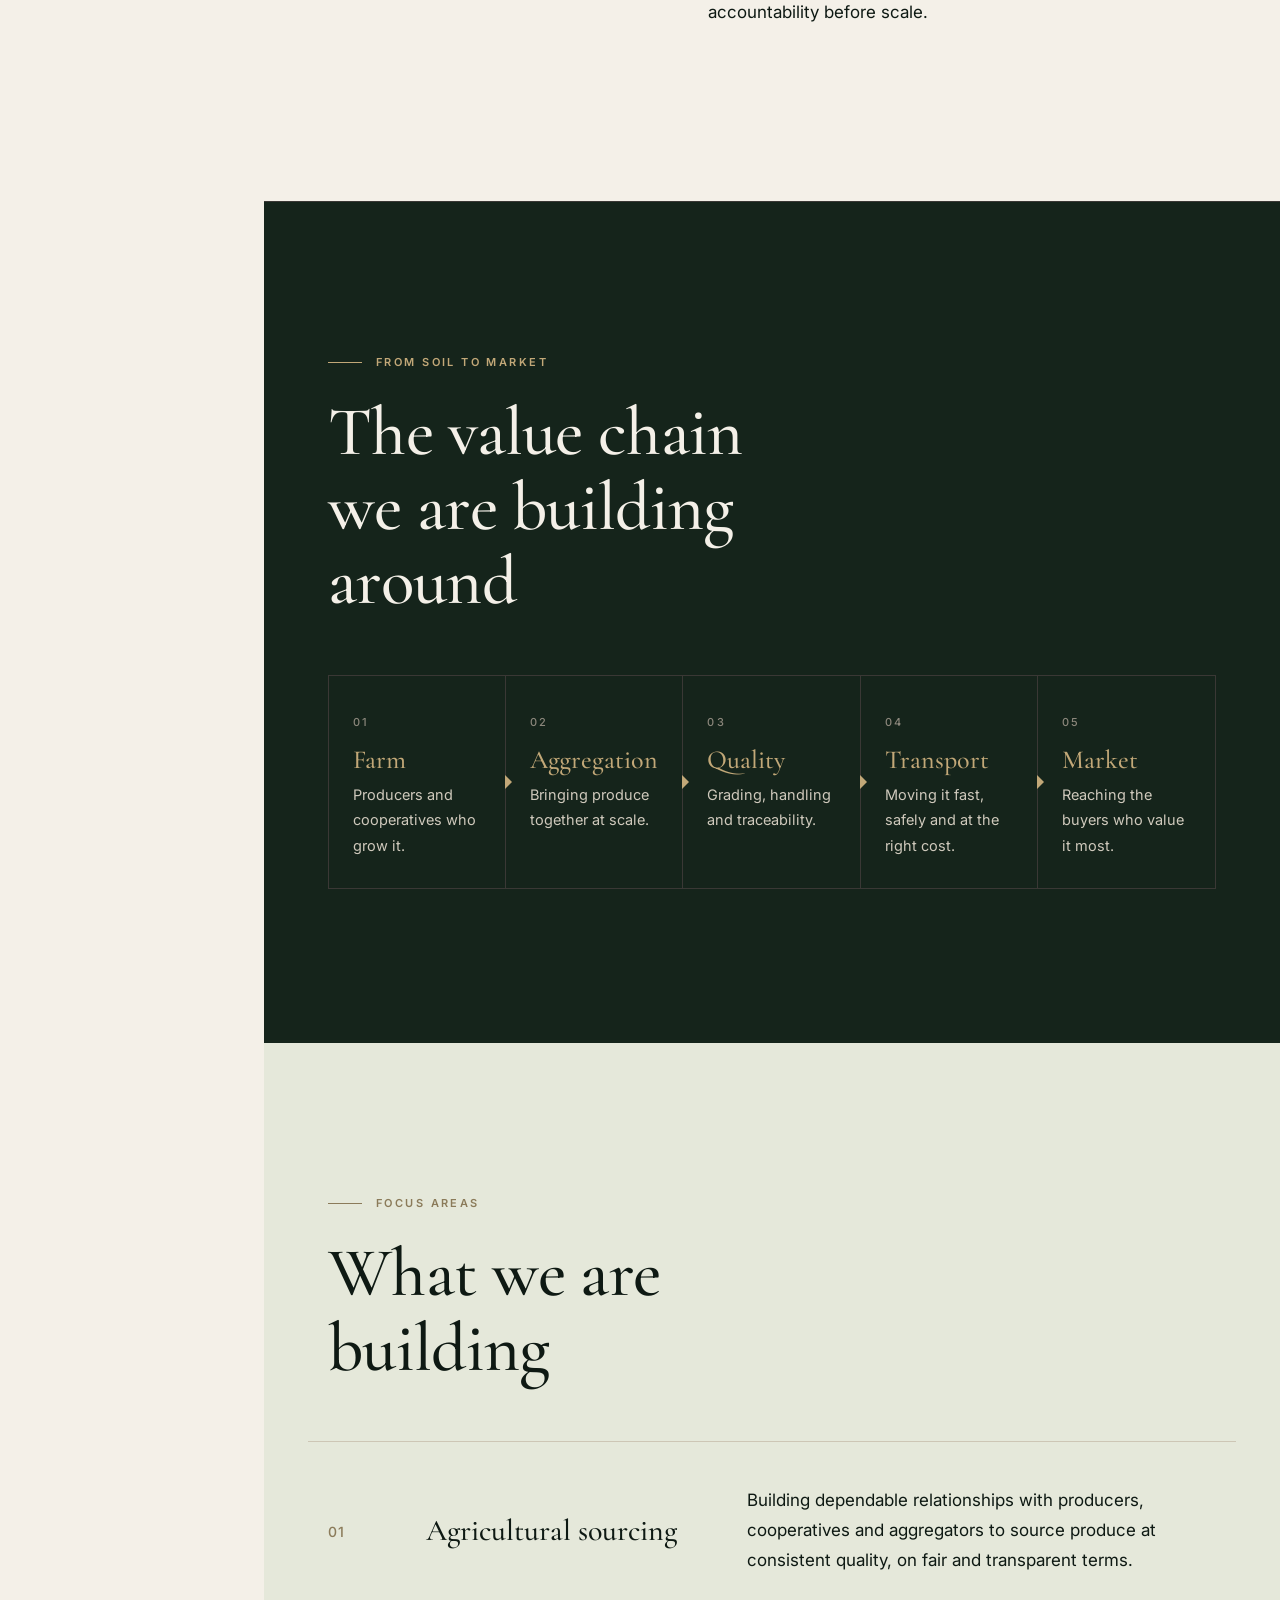
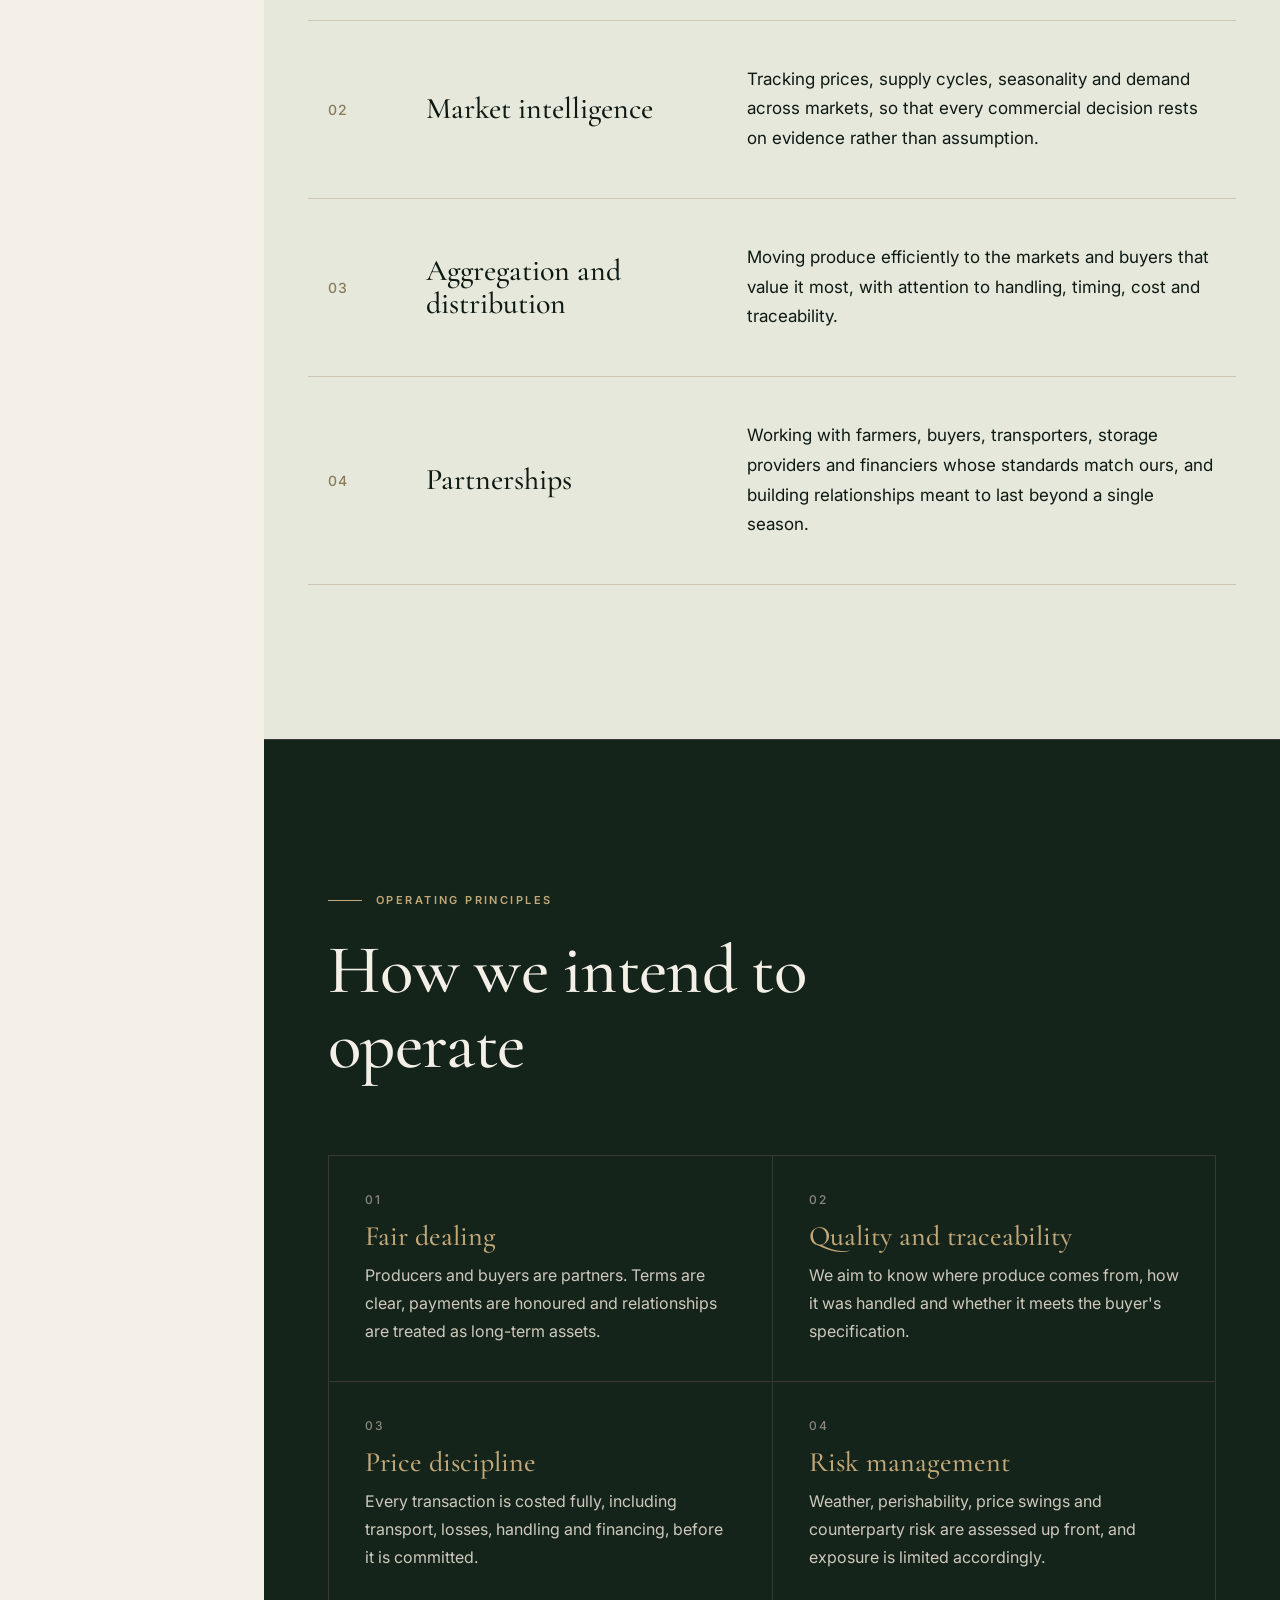
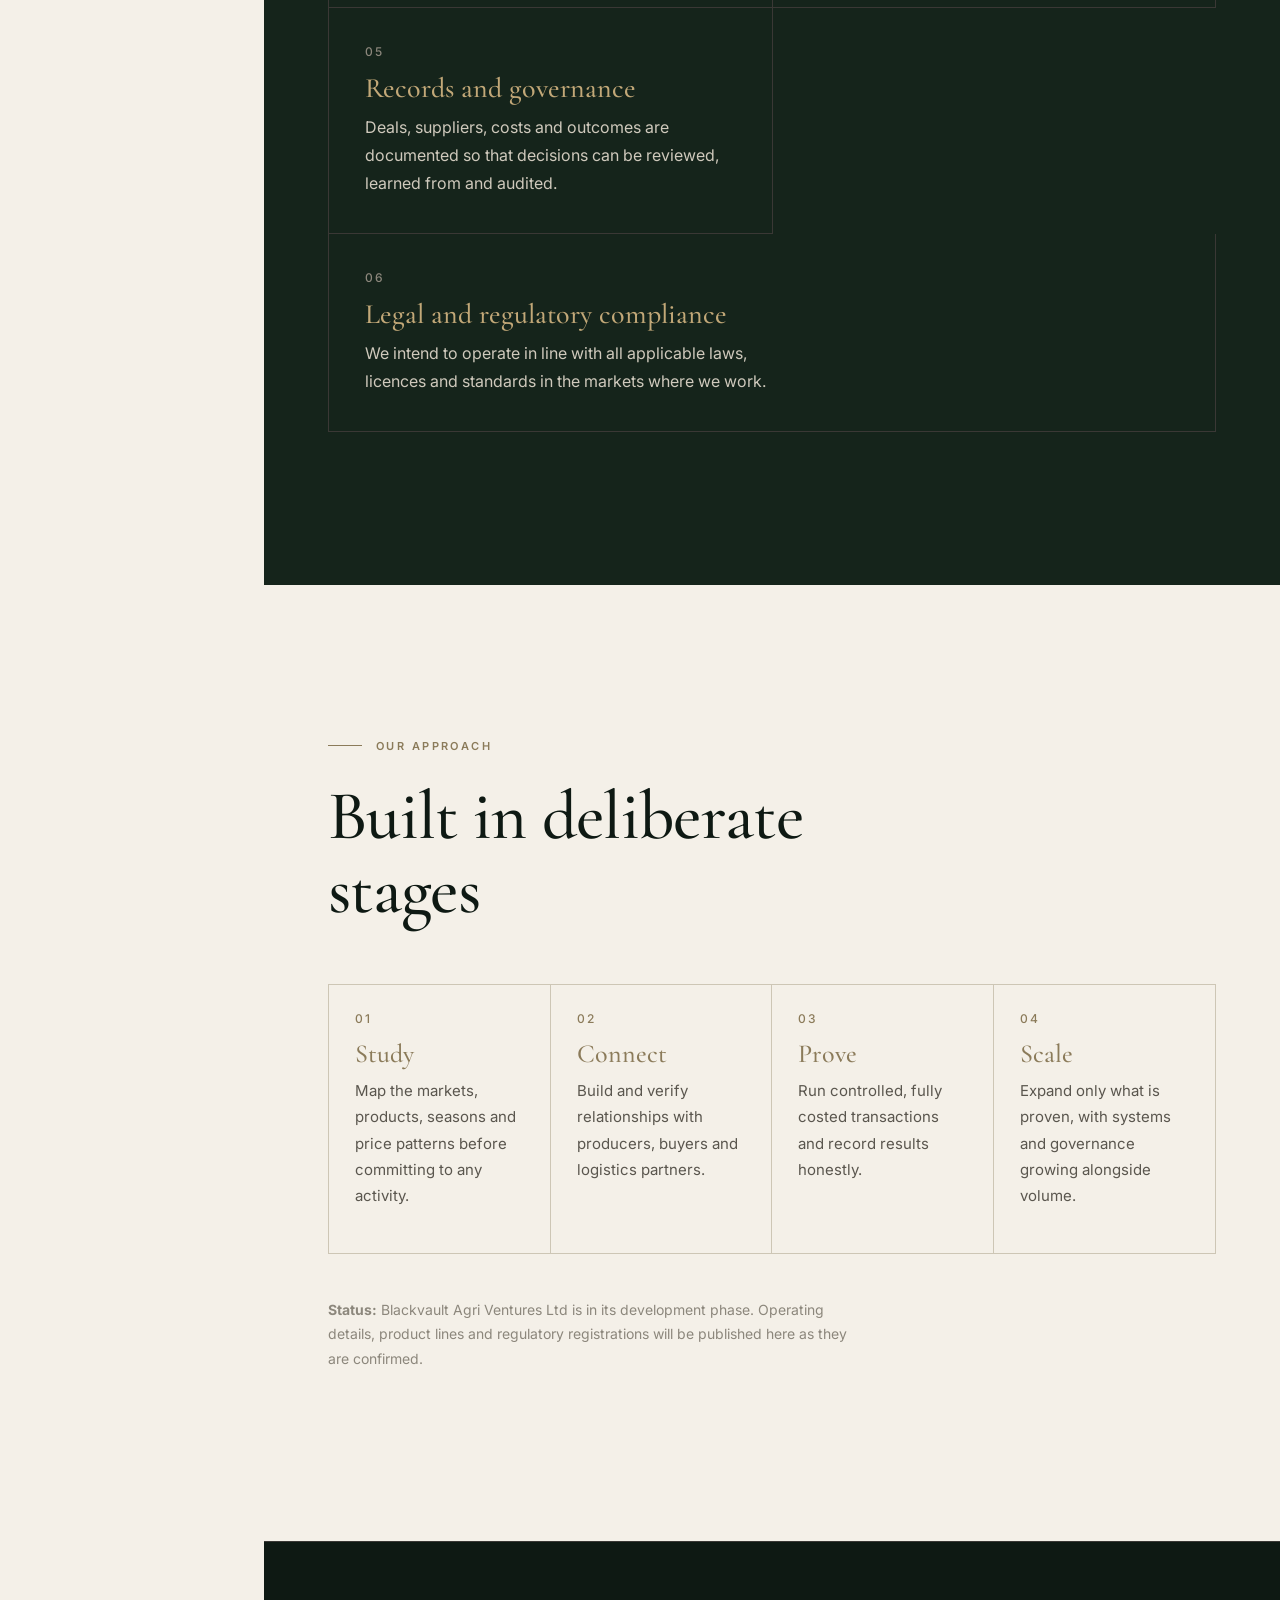
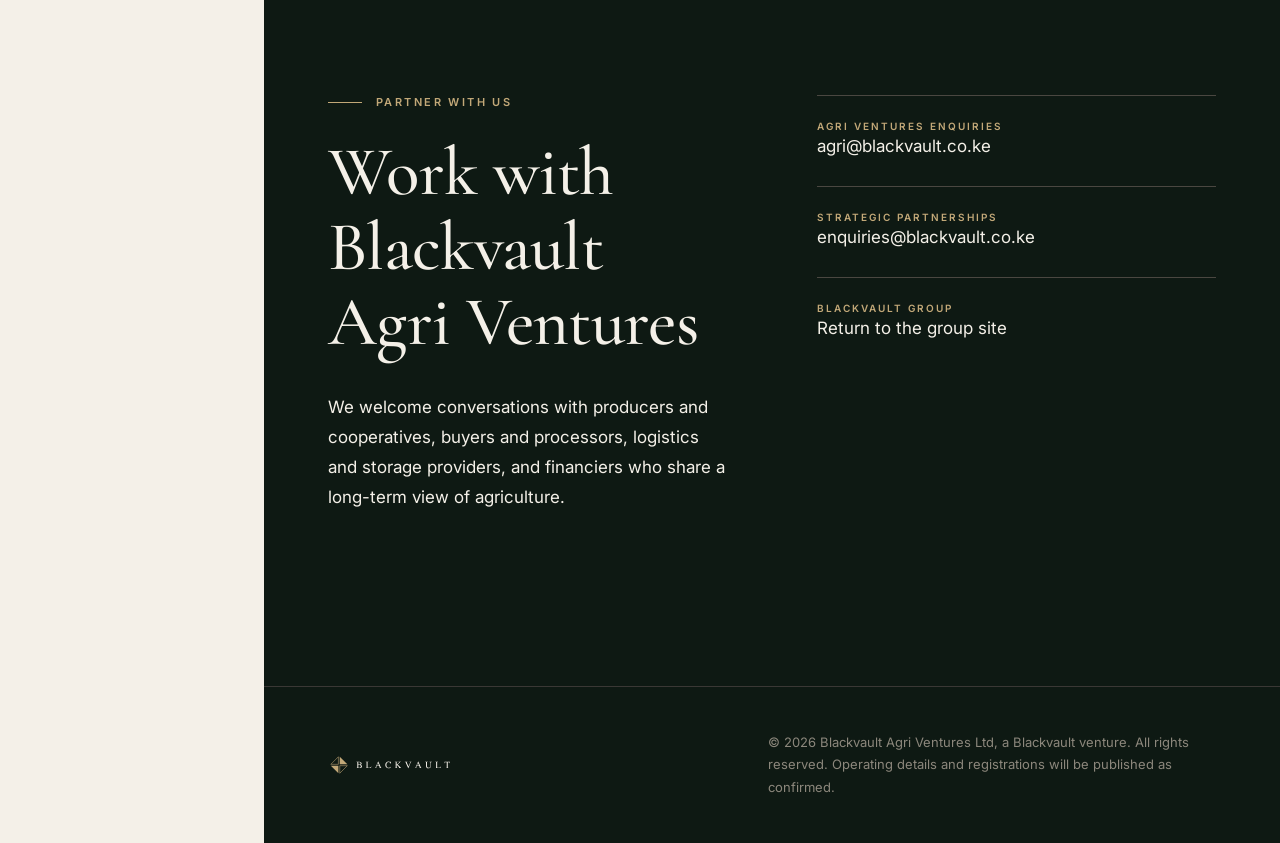
<file: agri-ventures.html>
<!doctype html>
<html lang="en">
<head>
<meta charset="utf-8">
<meta name="viewport" content="width=device-width, initial-scale=1, viewport-fit=cover">
<title>Blackvault Agri Ventures Ltd | Blackvault</title>
<meta name="description" content="Blackvault Agri Ventures Ltd is the agricultural venture of the Blackvault group, focused on disciplined sourcing, market intelligence and distribution.">
<meta property="og:title" content="Blackvault Agri Ventures Ltd">
<meta property="og:type" content="website">
<meta name="theme-color" content="#141413">
<link rel="icon" href="favicon.svg" type="image/svg+xml">
<link rel="canonical" href="https://blackvault.co.ke/agri-ventures.html">
<link rel="apple-touch-icon" href="apple-touch-icon.png">
<link rel="manifest" href="site.webmanifest">
<meta property="og:image" content="https://blackvault.co.ke/assets/og-image.png">
<meta name="twitter:card" content="summary_large_image">
<script type="application/ld+json">{"@context": "https://schema.org", "@type": "Organization", "name": "Blackvault", "description": "Diversified ventures and investment group.", "logo": "https://blackvault.co.ke/icon-512.png"}</script>
<link rel="preconnect" href="https://fonts.googleapis.com">
<link rel="preconnect" href="https://fonts.gstatic.com" crossorigin>
<link rel="stylesheet" href="https://fonts.googleapis.com/css2?family=Cormorant+Garamond:ital,wght@0,500;0,600;1,500&family=Inter:wght@400;500;600&display=swap">
<link rel="stylesheet" href="assets/styles.css">
</head>
<body class="ag">
<a class="sr" href="#main">Skip to content</a>
<header>
<a href="index.html" aria-label="Blackvault home"><img src="assets/logo-lockup.svg" alt="Blackvault" width="170" height="30"></a>
<button class="mb" aria-expanded="false">MENU</button>
<nav aria-label="Primary"><ul>
<li><a href="#a-overview">Overview</a></li><li><a href="#a-chain">Soil to market</a></li><li><a href="#a-focus">Focus</a></li><li><a href="#a-principles">Principles</a></li><li><a href="#a-approach">Approach</a></li><li><a href="#a-partner">Partner</a></li><li><a href="index.html">Blackvault Group</a></li></ul></nav>
<div class="rail-ft">Group in formation<br><a href="mailto:enquiries@blackvault.co.ke" data-mail="general"><span>enquiries@blackvault.co.ke</span></a></div>
</header>
<main id="main">
<section class="dk hero sh" id="a-top" style="min-height:auto;padding-bottom:0">
<div class="mk" aria-hidden="true"><svg viewBox="0 0 100 100" preserveAspectRatio="xMidYMid meet"><g><circle cx="70" cy="28" r="9" fill="#C2A878"/><path fill="#1c372a" d="M-30 100L8 66L46 100Z"/><path fill="#234232" d="M5 100L38 48L71 100Z"/><path fill="#2c5238" d="M40 100L76 40L112 100Z"/><g fill="none" stroke="#C2A878" stroke-width=".6" opacity=".7"><path d="M5 100L38 48L71 100M40 100L76 40L112 100"/><path d="M14 100L46 88M30 100L58 90M52 100L70 92M70 100L82 94" opacity=".6"/></g></g></svg></div>
<p class="lb">A Blackvault venture &middot; <span class="dev">In development</span></p>
<h1>Blackvault Agri Ventures Ltd. <i>Growing value from the ground up.</i></h1>
<p class="sub">The agricultural venture of the Blackvault group, built to connect where food is grown with where it is needed through disciplined sourcing, reliable information and well-governed distribution.</p>
<div><a class="btn" href="#a-partner">Partner with us</a><a class="btn q" href="#a-focus">Our focus &rarr;</a></div>
<div class="strip"><span>Venture in development</span><span>Sourcing &middot; Market intelligence &middot; Distribution</span></div>
</section>

<section id="a-overview"><div class="two">
<div class="rv"><p class="lb">Overview</p><h2>Why agriculture</h2></div>
<div class="rv">
<p class="lead">Agriculture feeds every economy, yet value is often lost between the farm and the final buyer.</p>
<p>Price gaps between regions, uneven access to information, fragmented logistics and inconsistent quality all erode returns for producers and raise costs for buyers. These are structural problems, and structural problems reward organised, patient enterprises.</p>
<p>Blackvault Agri Ventures Ltd is being developed to address that gap as a serious business. We intend to source responsibly, understand markets in depth, and distribute reliably, applying the same discipline of research, risk awareness and execution that guides the wider Blackvault group.</p>
<p>It is the first venture being developed under Blackvault, and it is being built carefully: clear systems, clear records and clear accountability before scale.</p>
</div></div></section>

<section class="ch" id="a-chain"><p class="lb">From soil to market</p><h2 style="margin-bottom:56px">The value chain we are building around</h2>
<div class="chain"><div class="rv"><span>01</span><h3>Farm</h3><p>Producers and cooperatives who grow it.</p></div><div class="rv"><span>02</span><h3>Aggregation</h3><p>Bringing produce together at scale.</p></div><div class="rv"><span>03</span><h3>Quality</h3><p>Grading, handling and traceability.</p></div><div class="rv"><span>04</span><h3>Transport</h3><p>Moving it fast, safely and at the right cost.</p></div><div class="rv"><span>05</span><h3>Market</h3><p>Reaching the buyers who value it most.</p></div></div></section>
<section id="a-focus" style="background:var(--st)">
<p class="lb">Focus areas</p><h2 style="margin-bottom:56px">What we are building</h2>
<div class="row n rv"><span class="num">01</span><h3>Agricultural sourcing</h3><p>Building dependable relationships with producers, cooperatives and aggregators to source produce at consistent quality, on fair and transparent terms.</p></div>
<div class="row n rv"><span class="num">02</span><h3>Market intelligence</h3><p>Tracking prices, supply cycles, seasonality and demand across markets, so that every commercial decision rests on evidence rather than assumption.</p></div>
<div class="row n rv"><span class="num">03</span><h3>Aggregation and distribution</h3><p>Moving produce efficiently to the markets and buyers that value it most, with attention to handling, timing, cost and traceability.</p></div>
<div class="row n rv"><span class="num">04</span><h3>Partnerships</h3><p>Working with farmers, buyers, transporters, storage providers and financiers whose standards match ours, and building relationships meant to last beyond a single season.</p></div>
</section>

<section class="ch" id="a-principles">
<p class="lb">Operating principles</p><h2 style="margin-bottom:72px">How we intend to operate</h2>
<dl>
<div class="rv"><dt>Fair dealing</dt><dd>Producers and buyers are partners. Terms are clear, payments are honoured and relationships are treated as long-term assets.</dd></div>
<div class="rv"><dt>Quality and traceability</dt><dd>We aim to know where produce comes from, how it was handled and whether it meets the buyer's specification.</dd></div>
<div class="rv"><dt>Price discipline</dt><dd>Every transaction is costed fully, including transport, losses, handling and financing, before it is committed.</dd></div>
<div class="rv"><dt>Risk management</dt><dd>Weather, perishability, price swings and counterparty risk are assessed up front, and exposure is limited accordingly.</dd></div>
<div class="rv"><dt>Records and governance</dt><dd>Deals, suppliers, costs and outcomes are documented so that decisions can be reviewed, learned from and audited.</dd></div>
<div class="rv"><dt>Legal and regulatory compliance</dt><dd>We intend to operate in line with all applicable laws, licences and standards in the markets where we work.</dd></div>
</dl></section>

<section id="a-approach">
<p class="lb">Our approach</p><h2 style="margin-bottom:56px">Built in deliberate stages</h2>
<div class="steps" style="border-color:#cdc6b5;color:var(--k)">
<div class="rv"><h3 style="color:var(--gd)">Study</h3><p>Map the markets, products, seasons and price patterns before committing to any activity.</p></div>
<div class="rv"><h3 style="color:var(--gd)">Connect</h3><p>Build and verify relationships with producers, buyers and logistics partners.</p></div>
<div class="rv"><h3 style="color:var(--gd)">Prove</h3><p>Run controlled, fully costed transactions and record results honestly.</p></div>
<div class="rv"><h3 style="color:var(--gd)">Scale</h3><p>Expand only what is proven, with systems and governance growing alongside volume.</p></div>
</div>
<p class="note" style="margin-top:44px"><strong>Status:</strong> Blackvault Agri Ventures Ltd is in its development phase. Operating details, product lines and regulatory registrations will be published here as they are confirmed.</p>
</section>

<section class="dk" id="a-partner"><div class="cg">
<div><p class="lb">Partner with us</p><h2 style="margin-bottom:34px">Work with Blackvault Agri Ventures</h2>
<p>We welcome conversations with producers and cooperatives, buyers and processors, logistics and storage providers, and financiers who share a long-term view of agriculture.</p></div>
<div class="ct">
<a data-mail="agri" href="#"><small>Agri Ventures enquiries</small><span></span></a>
<a data-mail="partners" href="#"><small>Strategic partnerships</small><span></span></a>
<a href="index.html#contact"><small>Blackvault Group</small><span>Return to the group site</span></a>
</div></div></section>
</main>
<footer><img src="assets/logo-lockup.svg" alt="Blackvault" width="125" height="22"><p>&copy; <span class="y"></span> Blackvault Agri Ventures Ltd, a Blackvault venture. All rights reserved. Operating details and registrations will be published as confirmed.</p></footer>
<script src="assets/main.js"></script>
</body>
</html>
</file>
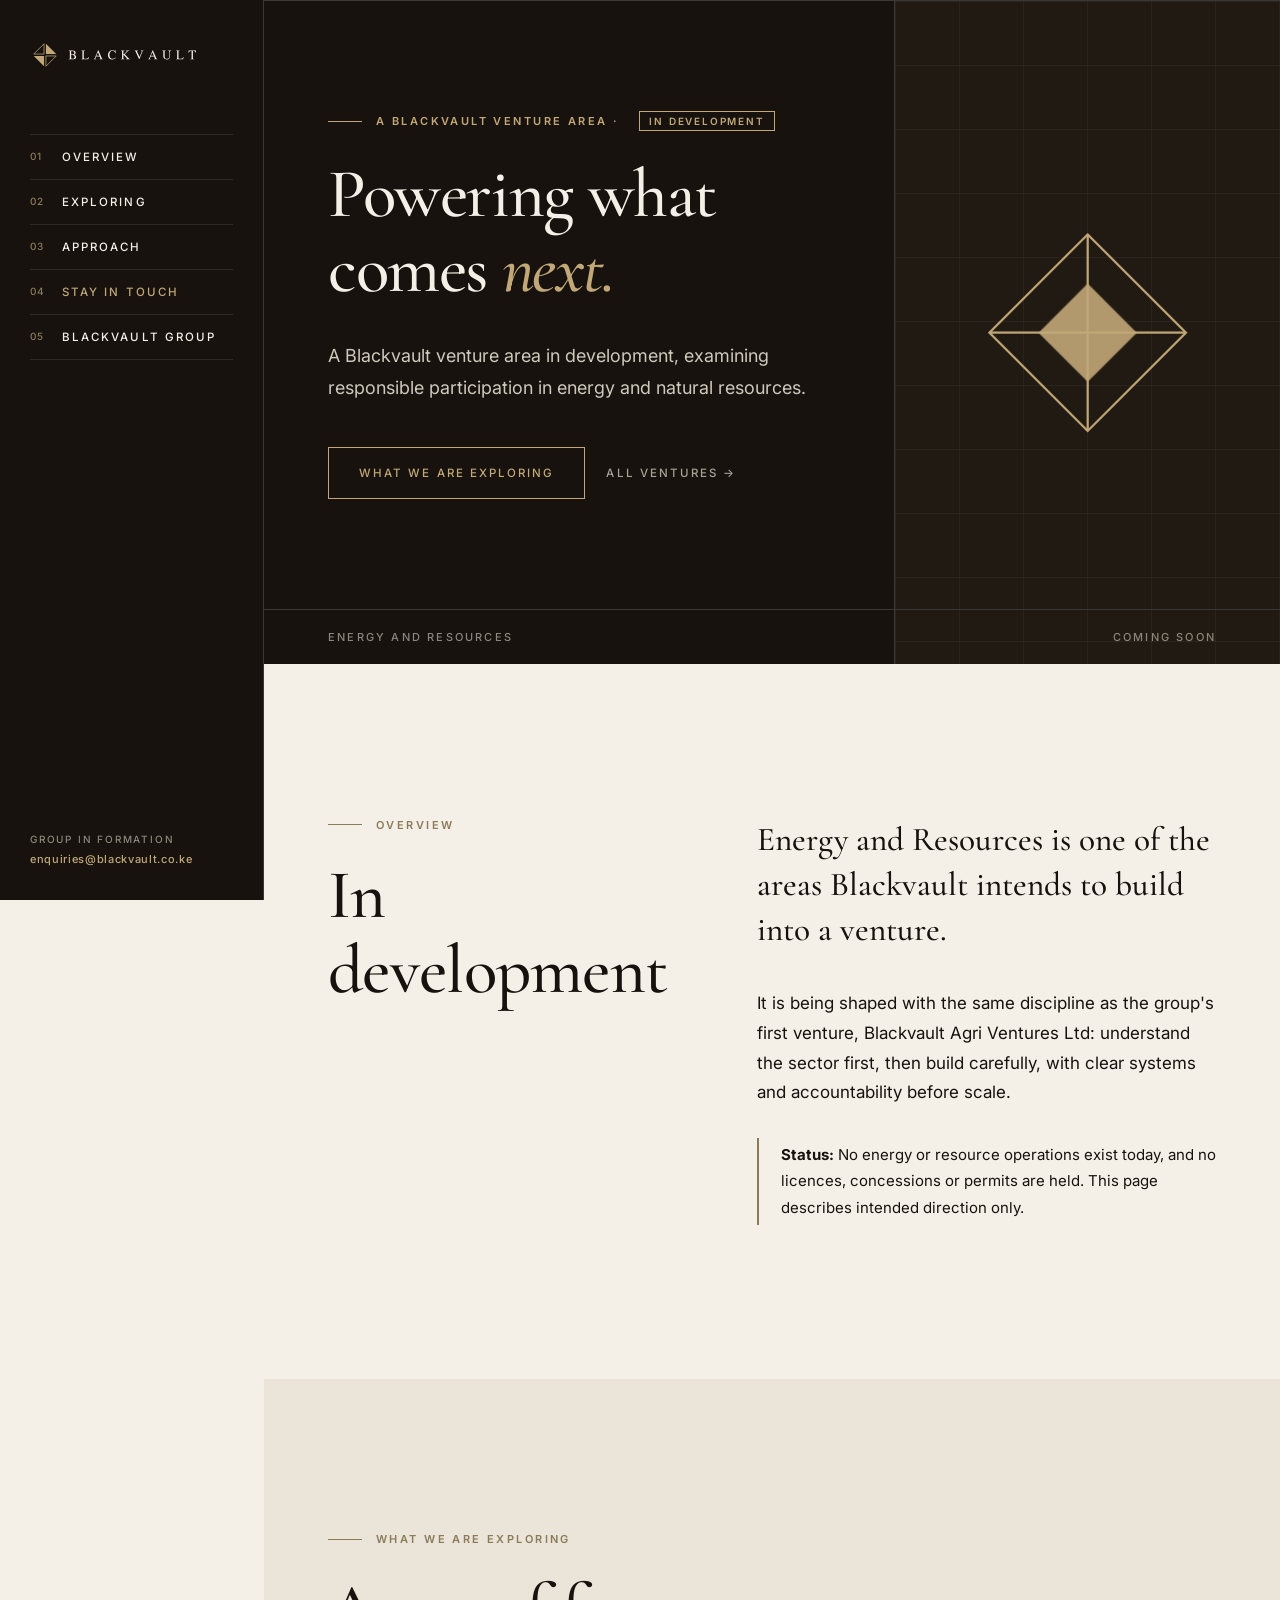
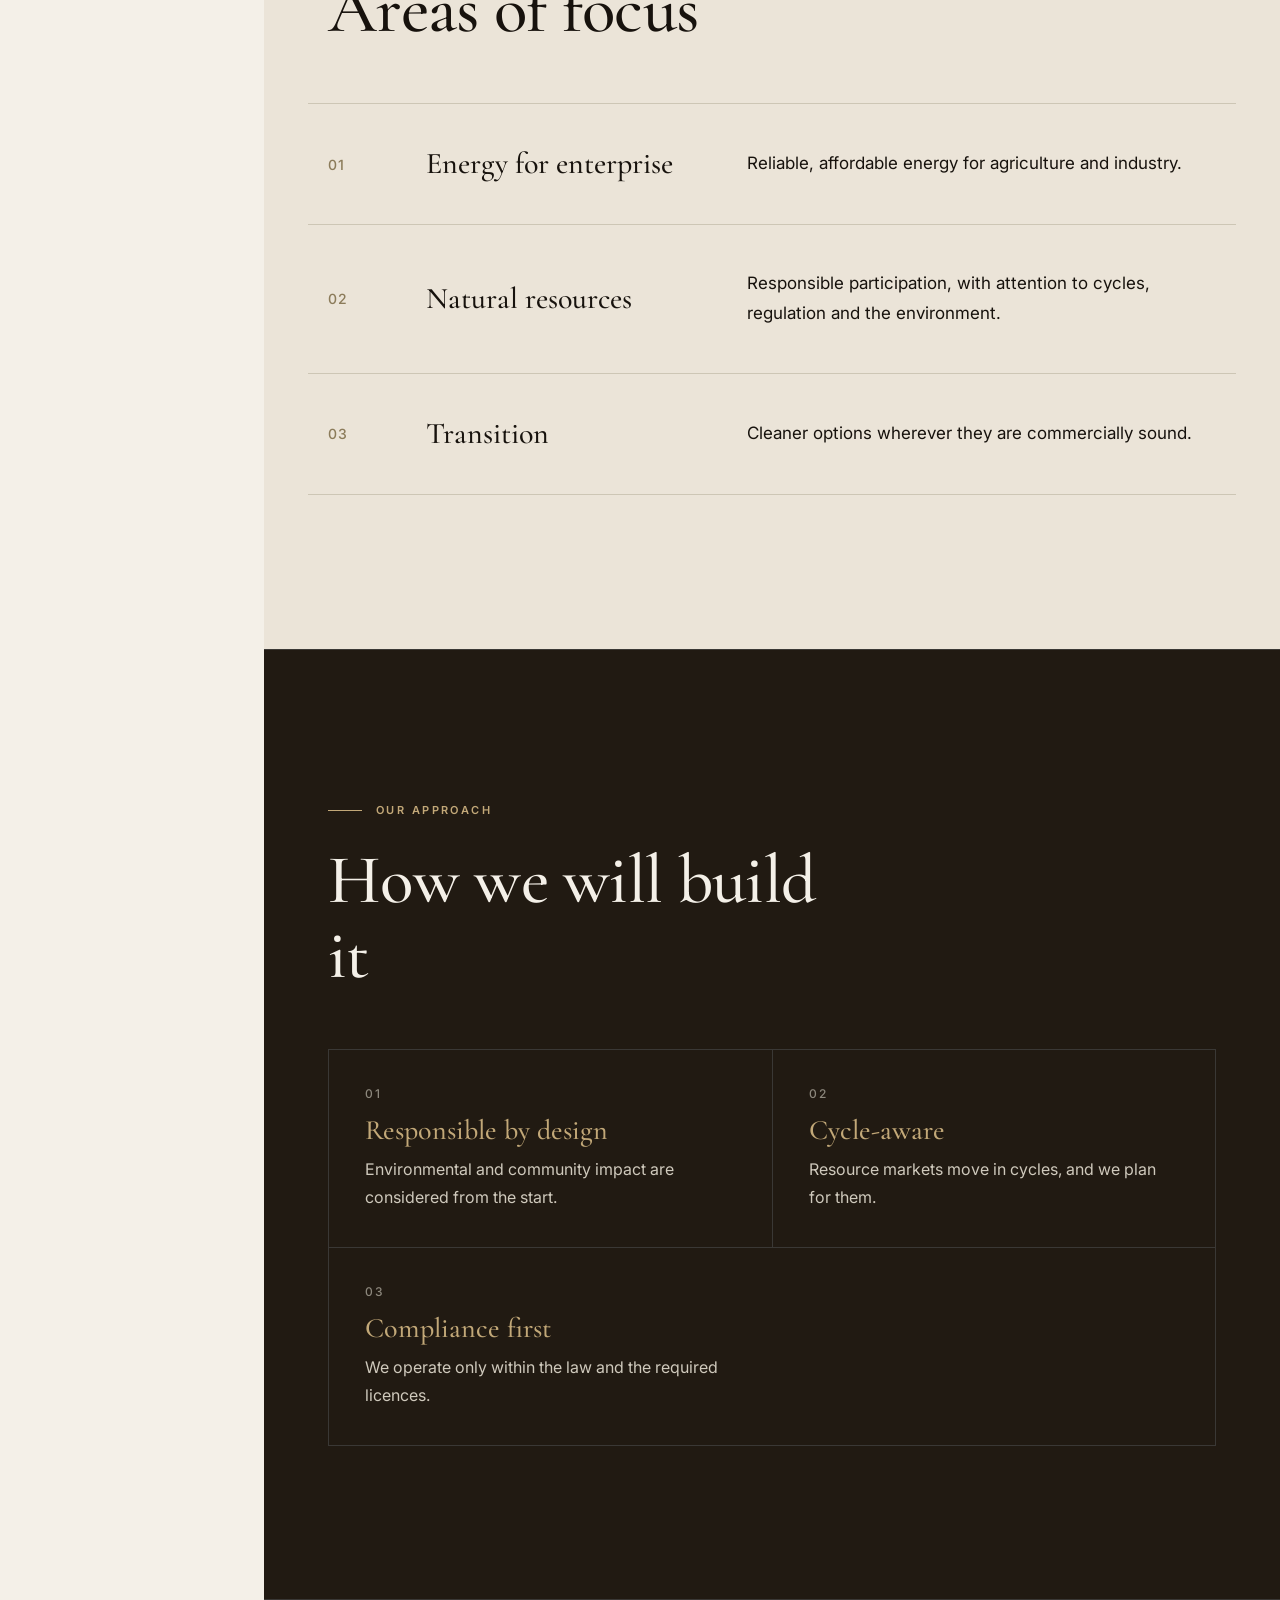
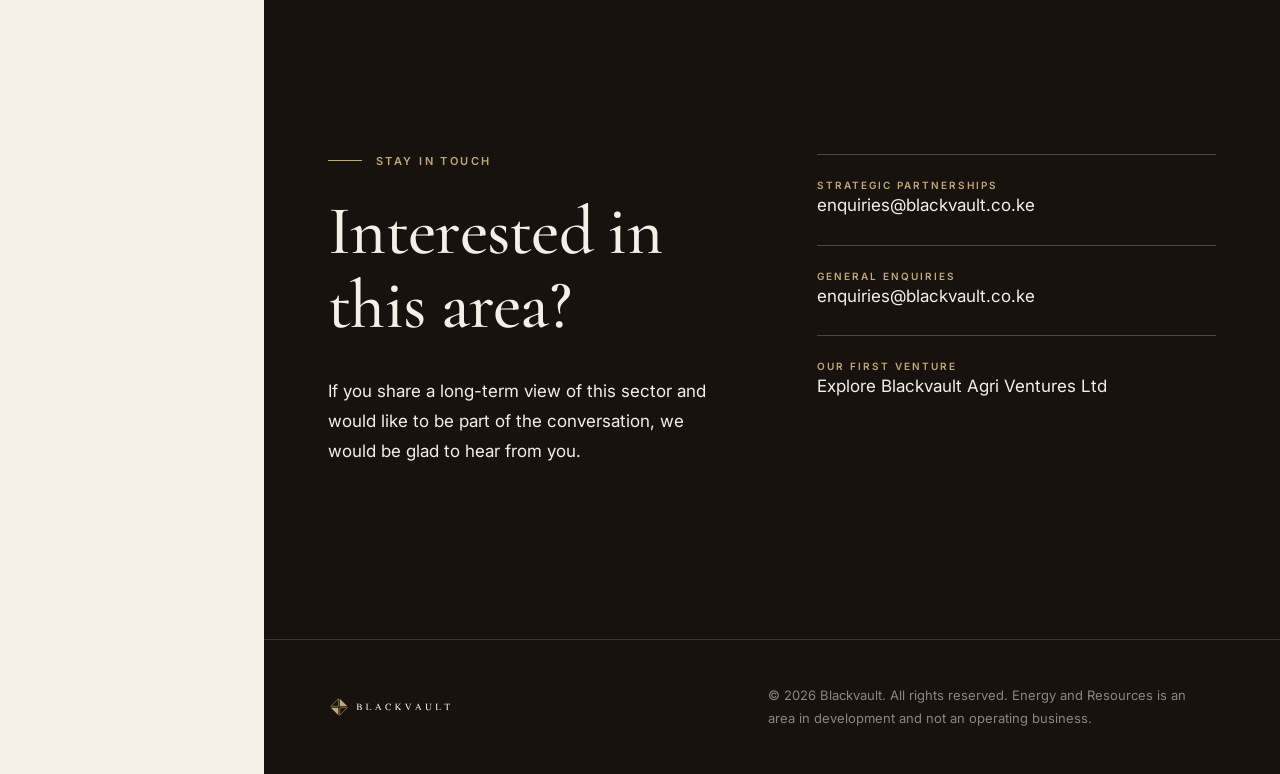
<file: energy-resources.html>
<!doctype html>
<html lang="en">
<head>
<meta charset="utf-8">
<meta name="viewport" content="width=device-width, initial-scale=1, viewport-fit=cover">
<title>Energy and Resources | Blackvault</title>
<meta name="description" content="Energy and Resources: a Blackvault venture area in development.">
<meta name="theme-color" content="#141413">
<link rel="icon" href="favicon.svg" type="image/svg+xml">
<link rel="preconnect" href="https://fonts.googleapis.com">
<link rel="preconnect" href="https://fonts.gstatic.com" crossorigin>
<link rel="stylesheet" href="https://fonts.googleapis.com/css2?family=Cormorant+Garamond:ital,wght@0,500;0,600;1,500&family=Inter:wght@400;500;600&display=swap">
<link rel="stylesheet" href="assets/styles.css">
</head>
<body class="th-en">
<a class="sr" href="#main">Skip to content</a>
<header>
<a href="index.html" aria-label="Blackvault home"><img src="assets/logo-lockup.svg" alt="Blackvault" width="170" height="30"></a>
<button class="mb" aria-expanded="false">MENU</button>
<nav aria-label="Primary"><ul><li><a href="#en-overview">Overview</a></li><li><a href="#en-exploring">Exploring</a></li><li><a href="#en-approach">Approach</a></li><li><a href="#en-contact">Stay in touch</a></li><li><a href="index.html">Blackvault Group</a></li></ul></nav>
<div class="rail-ft">Group in formation<br><a href="mailto:enquiries@blackvault.co.ke" data-mail="general"><span>enquiries@blackvault.co.ke</span></a></div>
</header>
<main id="main">
<section class="dk hero sh" id="en-top" style="min-height:auto;padding-bottom:0">
<div class="mk" aria-hidden="true"><svg viewBox="0 0 100 100"><g><g fill="none" stroke="#C2A878" stroke-width="1"><path d="M50 6L94 50L50 94L6 50Z"/><path d="M50 6V94M6 50H94"/></g><path fill="#C2A878" d="M50 28L72 50L50 72L28 50Z" opacity=".9"/></g></svg></div>
<p class="lb">A Blackvault venture area &middot; <span class="dev">In development</span></p>
<h1>Powering what comes <i>next.</i></h1>
<p class="sub">A Blackvault venture area in development, examining responsible participation in energy and natural resources.</p>
<div><a class="btn" href="#en-exploring">What we are exploring</a><a class="btn q" href="index.html#ventures">All ventures &rarr;</a></div>
<div class="strip"><span>Energy and Resources</span><span>Coming soon</span></div>
</section>
<section id="en-overview"><div class="two"><div class="rv"><p class="lb">Overview</p><h2>In development</h2></div>
<div class="rv"><p class="lead">Energy and Resources is one of the areas Blackvault intends to build into a venture.</p>
<p>It is being shaped with the same discipline as the group's first venture, Blackvault Agri Ventures Ltd: understand the sector first, then build carefully, with clear systems and accountability before scale.</p>
<div class="box2"><strong>Status:</strong> No energy or resource operations exist today, and no licences, concessions or permits are held. This page describes intended direction only.</div></div></div></section>
<section id="en-exploring" style="background:var(--st)"><p class="lb">What we are exploring</p><h2 style="margin-bottom:56px">Areas of focus</h2><div class="row n rv"><span class="num">01</span><h3>Energy for enterprise</h3><p>Reliable, affordable energy for agriculture and industry.</p></div><div class="row n rv"><span class="num">02</span><h3>Natural resources</h3><p>Responsible participation, with attention to cycles, regulation and the environment.</p></div><div class="row n rv"><span class="num">03</span><h3>Transition</h3><p>Cleaner options wherever they are commercially sound.</p></div></section>
<section class="ch" id="en-approach"><p class="lb">Our approach</p><h2 style="margin-bottom:56px">How we will build it</h2><dl><div class="rv"><dt>Responsible by design</dt><dd>Environmental and community impact are considered from the start.</dd></div><div class="rv"><dt>Cycle-aware</dt><dd>Resource markets move in cycles, and we plan for them.</dd></div><div class="rv"><dt>Compliance first</dt><dd>We operate only within the law and the required licences.</dd></div></dl></section>
<section class="dk" id="en-contact"><div class="cg"><div><p class="lb">Stay in touch</p><h2 style="margin-bottom:34px">Interested in this area?</h2><p>If you share a long-term view of this sector and would like to be part of the conversation, we would be glad to hear from you.</p></div>
<div class="ct"><a data-mail="partners" href="#"><small>Strategic partnerships</small><span></span></a><a data-mail="general" href="#"><small>General enquiries</small><span></span></a><a href="agri-ventures.html"><small>Our first venture</small><span>Explore Blackvault Agri Ventures Ltd</span></a></div></div></section>
</main>
<footer><img src="assets/logo-lockup.svg" alt="Blackvault" width="125" height="22"><p>&copy; <span class="y"></span> Blackvault. All rights reserved. Energy and Resources is an area in development and not an operating business.</p></footer>
<script src="assets/main.js"></script>
</body>
</html>
</file>
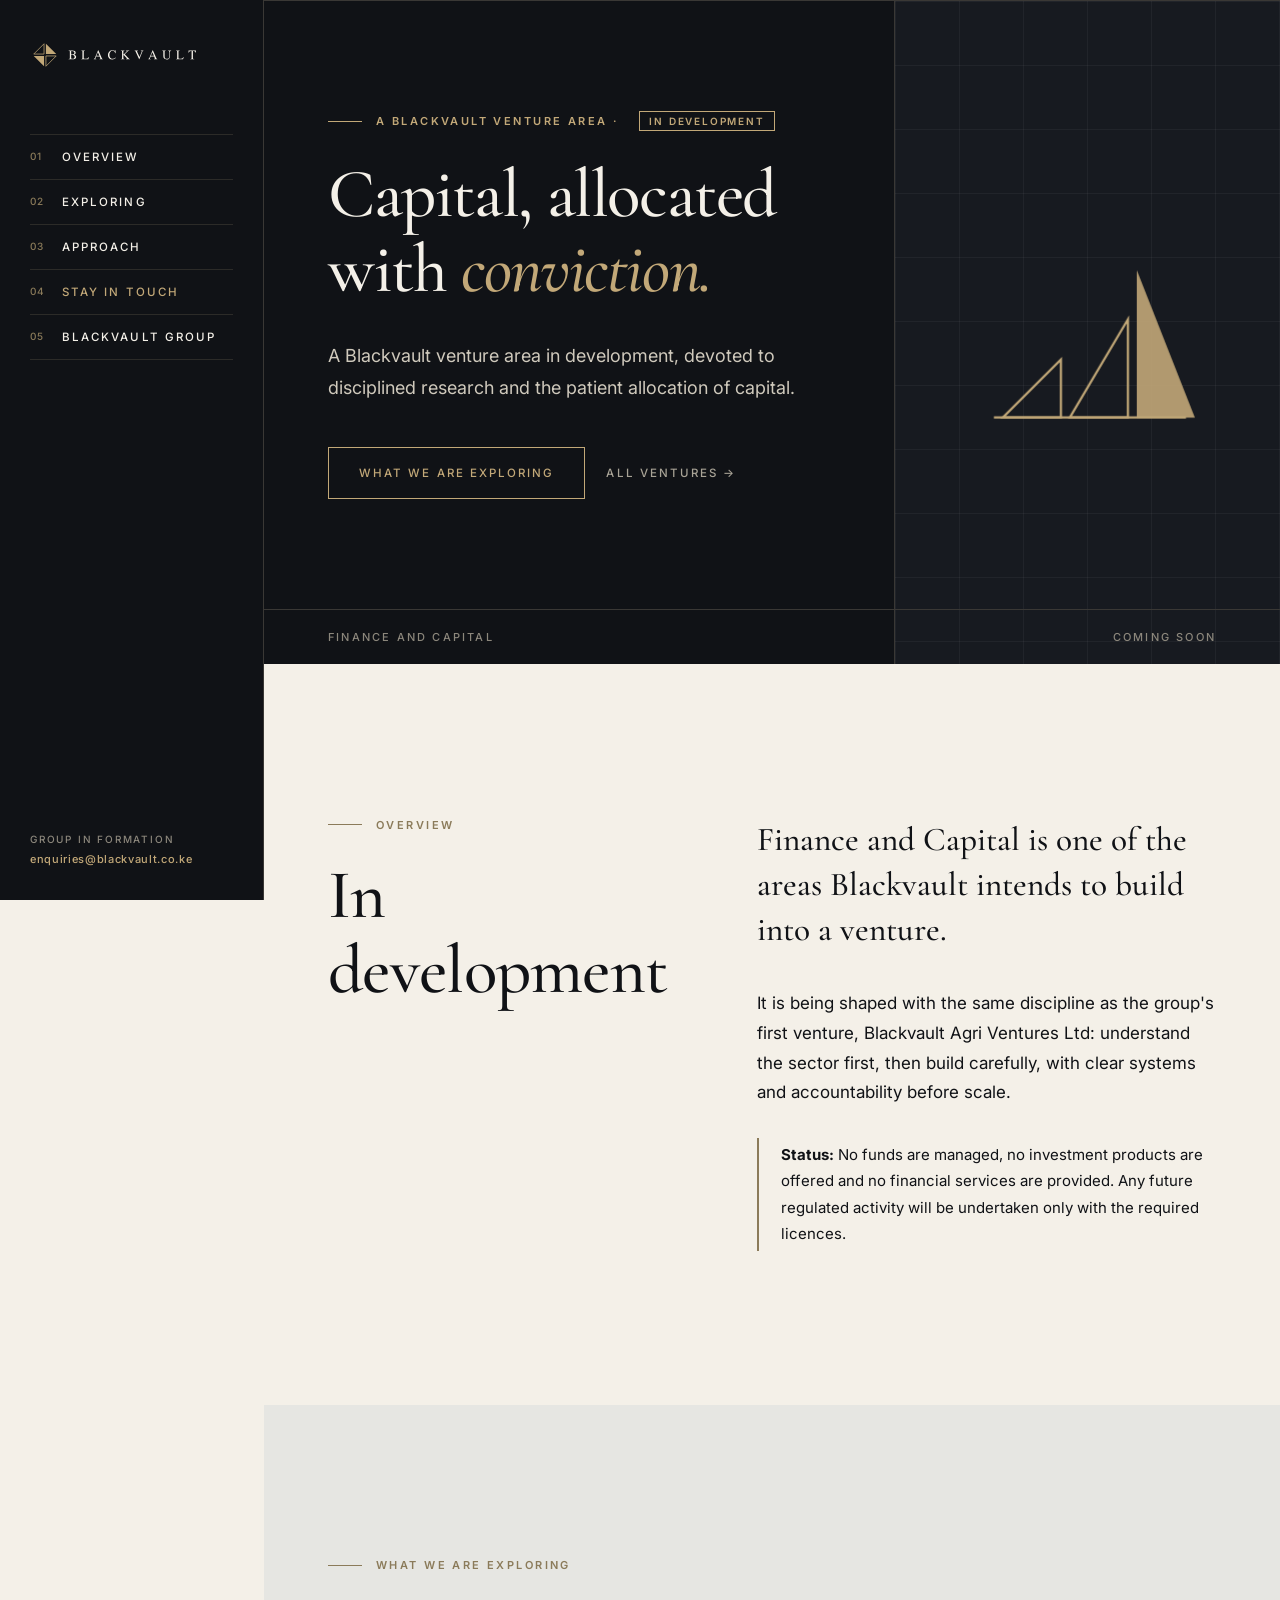
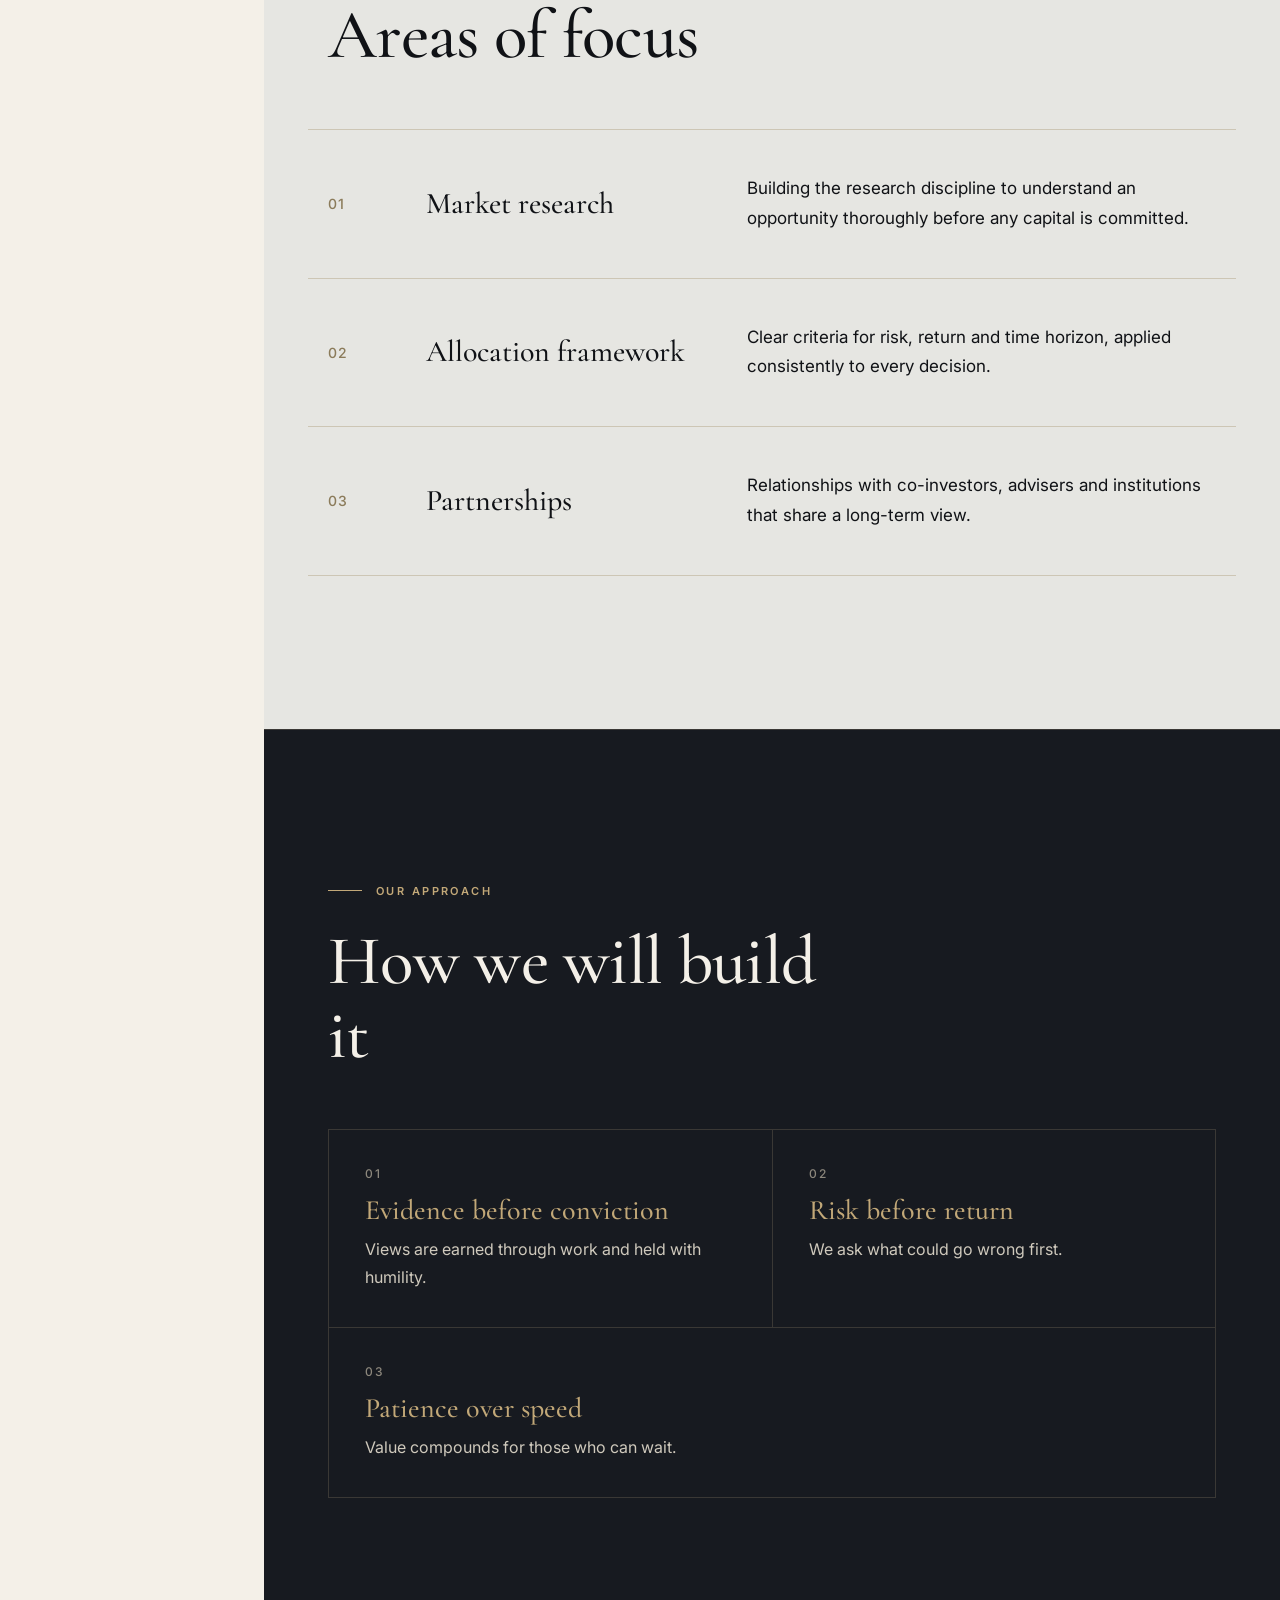
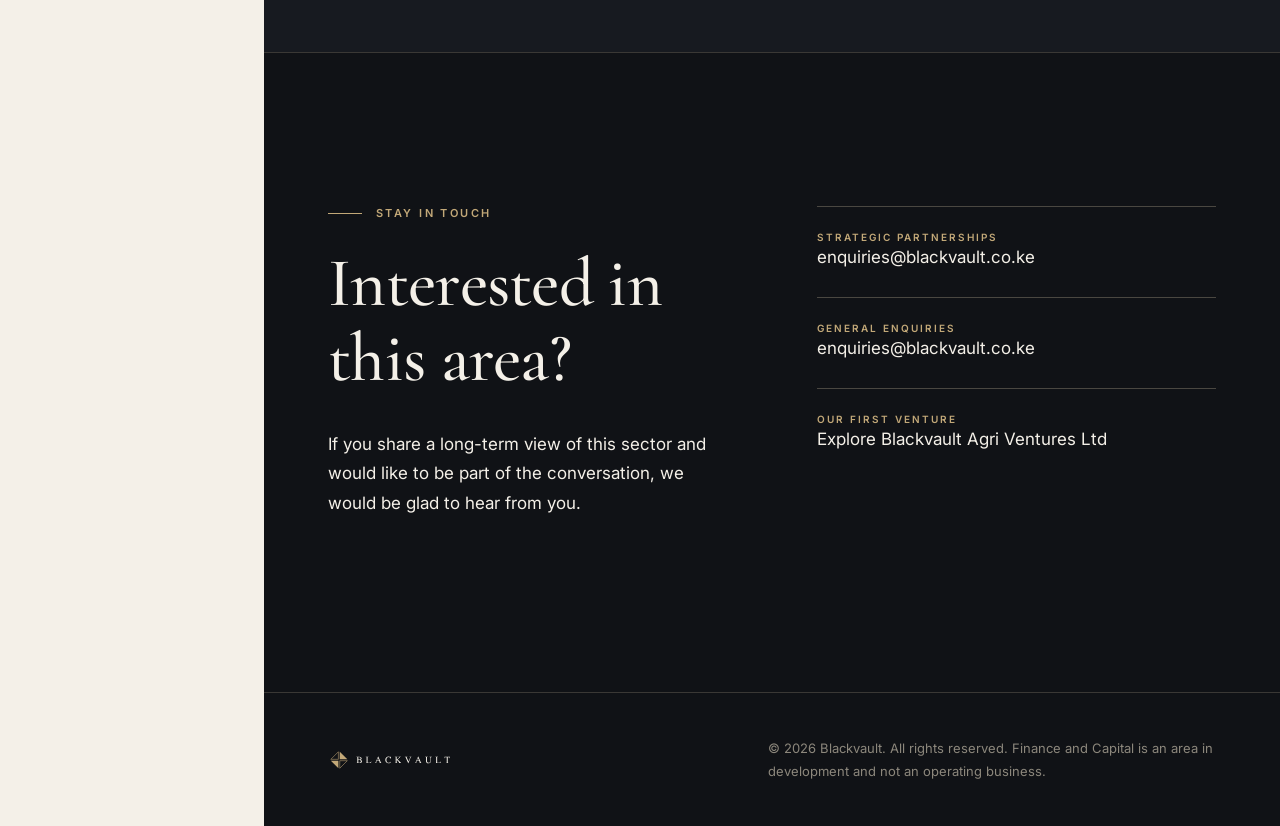
<file: finance-capital.html>
<!doctype html>
<html lang="en">
<head>
<meta charset="utf-8">
<meta name="viewport" content="width=device-width, initial-scale=1, viewport-fit=cover">
<title>Finance and Capital | Blackvault</title>
<meta name="description" content="Finance and Capital: a Blackvault venture area in development.">
<meta name="theme-color" content="#141413">
<link rel="icon" href="favicon.svg" type="image/svg+xml">
<link rel="preconnect" href="https://fonts.googleapis.com">
<link rel="preconnect" href="https://fonts.gstatic.com" crossorigin>
<link rel="stylesheet" href="https://fonts.googleapis.com/css2?family=Cormorant+Garamond:ital,wght@0,500;0,600;1,500&family=Inter:wght@400;500;600&display=swap">
<link rel="stylesheet" href="assets/styles.css">
</head>
<body class="th-fin">
<a class="sr" href="#main">Skip to content</a>
<header>
<a href="index.html" aria-label="Blackvault home"><img src="assets/logo-lockup.svg" alt="Blackvault" width="170" height="30"></a>
<button class="mb" aria-expanded="false">MENU</button>
<nav aria-label="Primary"><ul><li><a href="#fin-overview">Overview</a></li><li><a href="#fin-exploring">Exploring</a></li><li><a href="#fin-approach">Approach</a></li><li><a href="#fin-contact">Stay in touch</a></li><li><a href="index.html">Blackvault Group</a></li></ul></nav>
<div class="rail-ft">Group in formation<br><a href="mailto:enquiries@blackvault.co.ke" data-mail="general"><span>enquiries@blackvault.co.ke</span></a></div>
</header>
<main id="main">
<section class="dk hero sh" id="fin-top" style="min-height:auto;padding-bottom:0">
<div class="mk" aria-hidden="true"><svg viewBox="0 0 100 100"><g><g fill="none" stroke="#C2A878" stroke-width="1"><path d="M8 88H94"/><path d="M12 88H38V62Z"/><path d="M42 88H68V44Z"/></g><path fill="#C2A878" d="M72 88V22L98 88Z" opacity=".9"/></g></svg></div>
<p class="lb">A Blackvault venture area &middot; <span class="dev">In development</span></p>
<h1>Capital, allocated with <i>conviction.</i></h1>
<p class="sub">A Blackvault venture area in development, devoted to disciplined research and the patient allocation of capital.</p>
<div><a class="btn" href="#fin-exploring">What we are exploring</a><a class="btn q" href="index.html#ventures">All ventures &rarr;</a></div>
<div class="strip"><span>Finance and Capital</span><span>Coming soon</span></div>
</section>
<section id="fin-overview"><div class="two"><div class="rv"><p class="lb">Overview</p><h2>In development</h2></div>
<div class="rv"><p class="lead">Finance and Capital is one of the areas Blackvault intends to build into a venture.</p>
<p>It is being shaped with the same discipline as the group's first venture, Blackvault Agri Ventures Ltd: understand the sector first, then build carefully, with clear systems and accountability before scale.</p>
<div class="box2"><strong>Status:</strong> No funds are managed, no investment products are offered and no financial services are provided. Any future regulated activity will be undertaken only with the required licences.</div></div></div></section>
<section id="fin-exploring" style="background:var(--st)"><p class="lb">What we are exploring</p><h2 style="margin-bottom:56px">Areas of focus</h2><div class="row n rv"><span class="num">01</span><h3>Market research</h3><p>Building the research discipline to understand an opportunity thoroughly before any capital is committed.</p></div><div class="row n rv"><span class="num">02</span><h3>Allocation framework</h3><p>Clear criteria for risk, return and time horizon, applied consistently to every decision.</p></div><div class="row n rv"><span class="num">03</span><h3>Partnerships</h3><p>Relationships with co-investors, advisers and institutions that share a long-term view.</p></div></section>
<section class="ch" id="fin-approach"><p class="lb">Our approach</p><h2 style="margin-bottom:56px">How we will build it</h2><dl><div class="rv"><dt>Evidence before conviction</dt><dd>Views are earned through work and held with humility.</dd></div><div class="rv"><dt>Risk before return</dt><dd>We ask what could go wrong first.</dd></div><div class="rv"><dt>Patience over speed</dt><dd>Value compounds for those who can wait.</dd></div></dl></section>
<section class="dk" id="fin-contact"><div class="cg"><div><p class="lb">Stay in touch</p><h2 style="margin-bottom:34px">Interested in this area?</h2><p>If you share a long-term view of this sector and would like to be part of the conversation, we would be glad to hear from you.</p></div>
<div class="ct"><a data-mail="partners" href="#"><small>Strategic partnerships</small><span></span></a><a data-mail="general" href="#"><small>General enquiries</small><span></span></a><a href="agri-ventures.html"><small>Our first venture</small><span>Explore Blackvault Agri Ventures Ltd</span></a></div></div></section>
</main>
<footer><img src="assets/logo-lockup.svg" alt="Blackvault" width="125" height="22"><p>&copy; <span class="y"></span> Blackvault. All rights reserved. Finance and Capital is an area in development and not an operating business.</p></footer>
<script src="assets/main.js"></script>
</body>
</html>
</file>
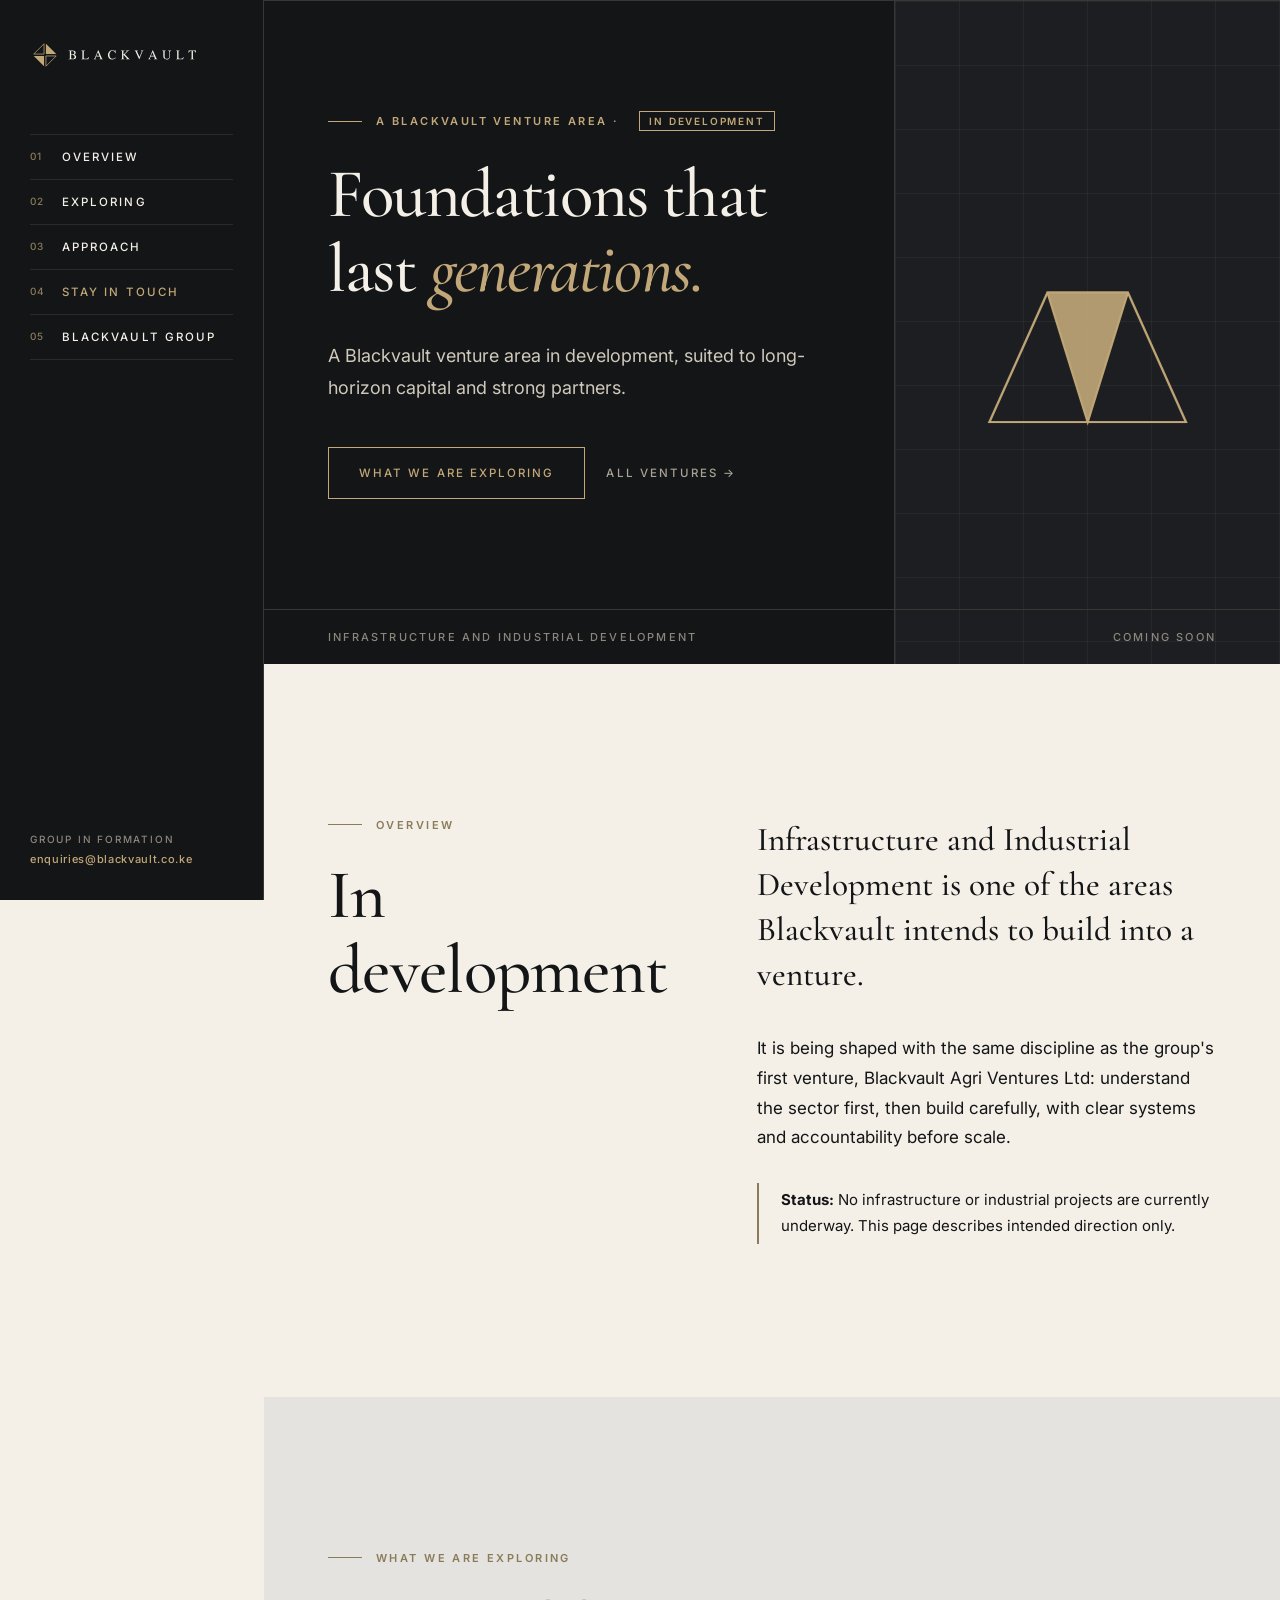
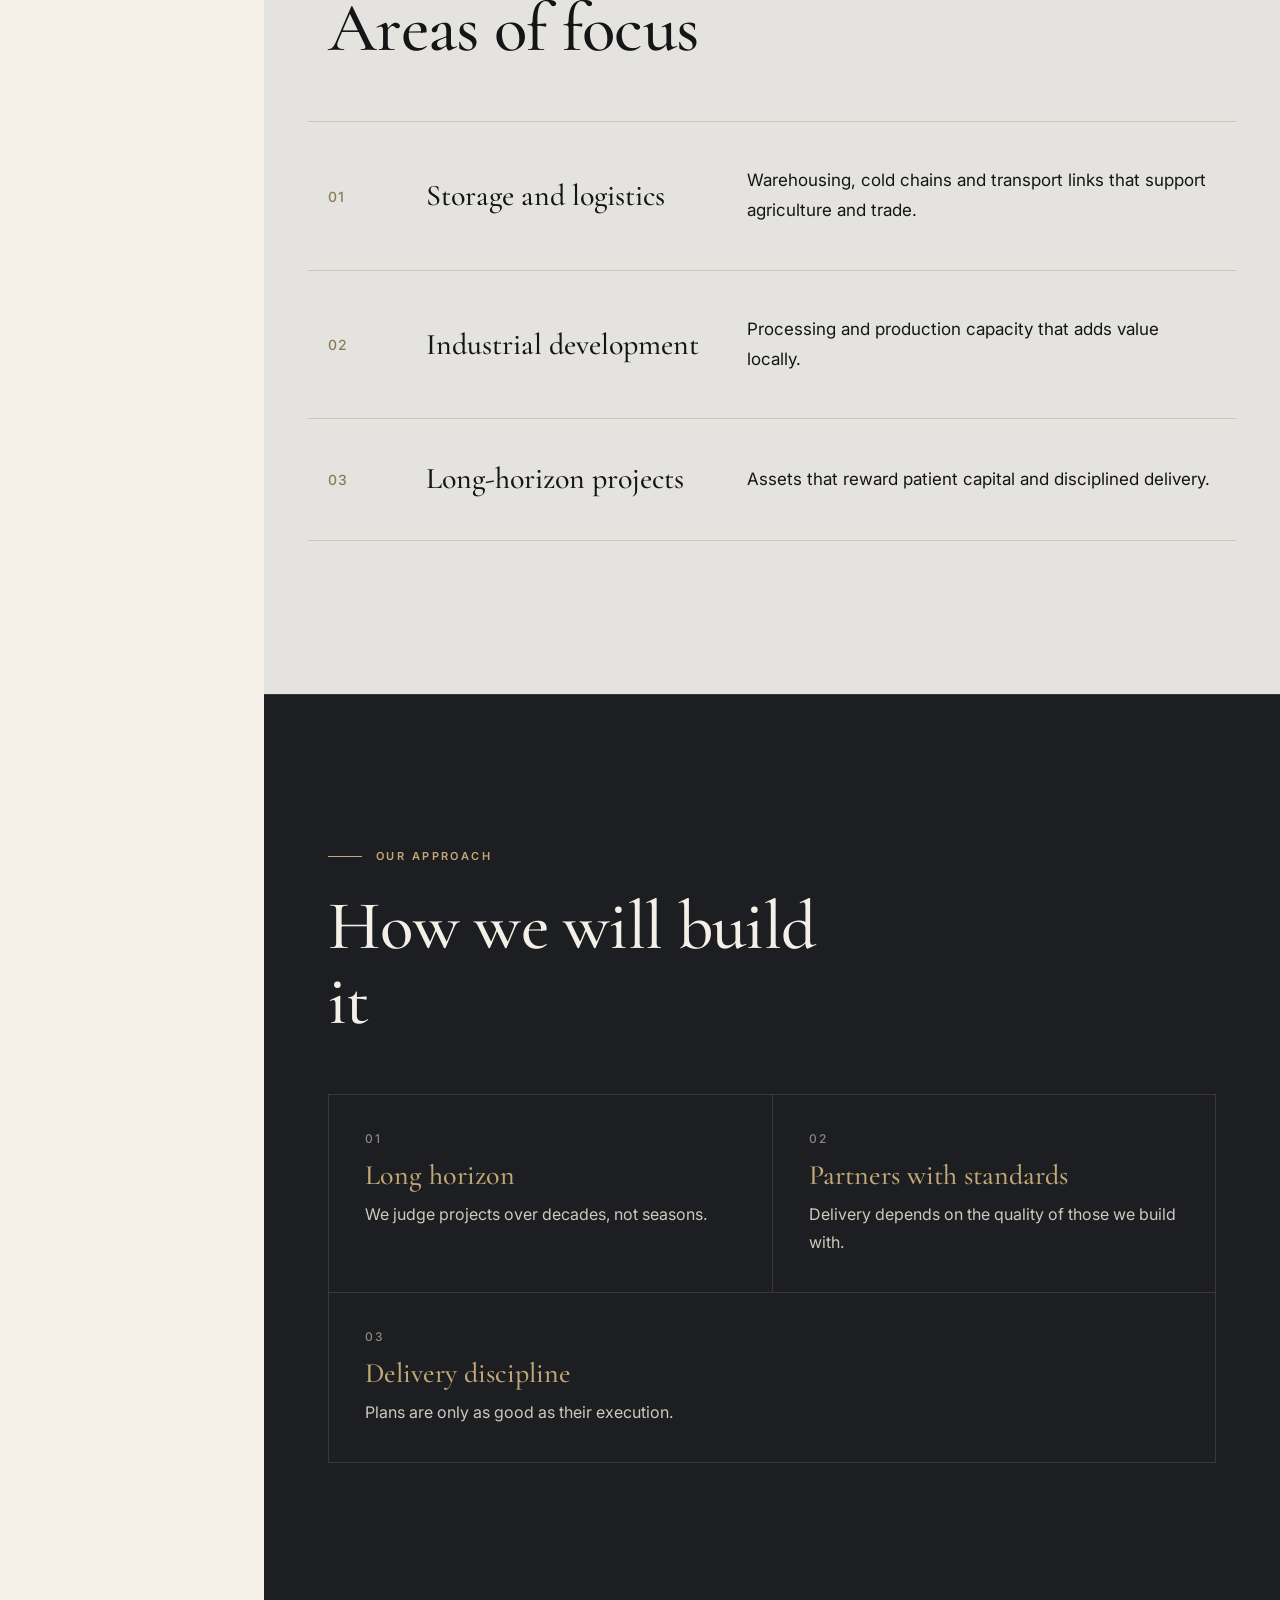
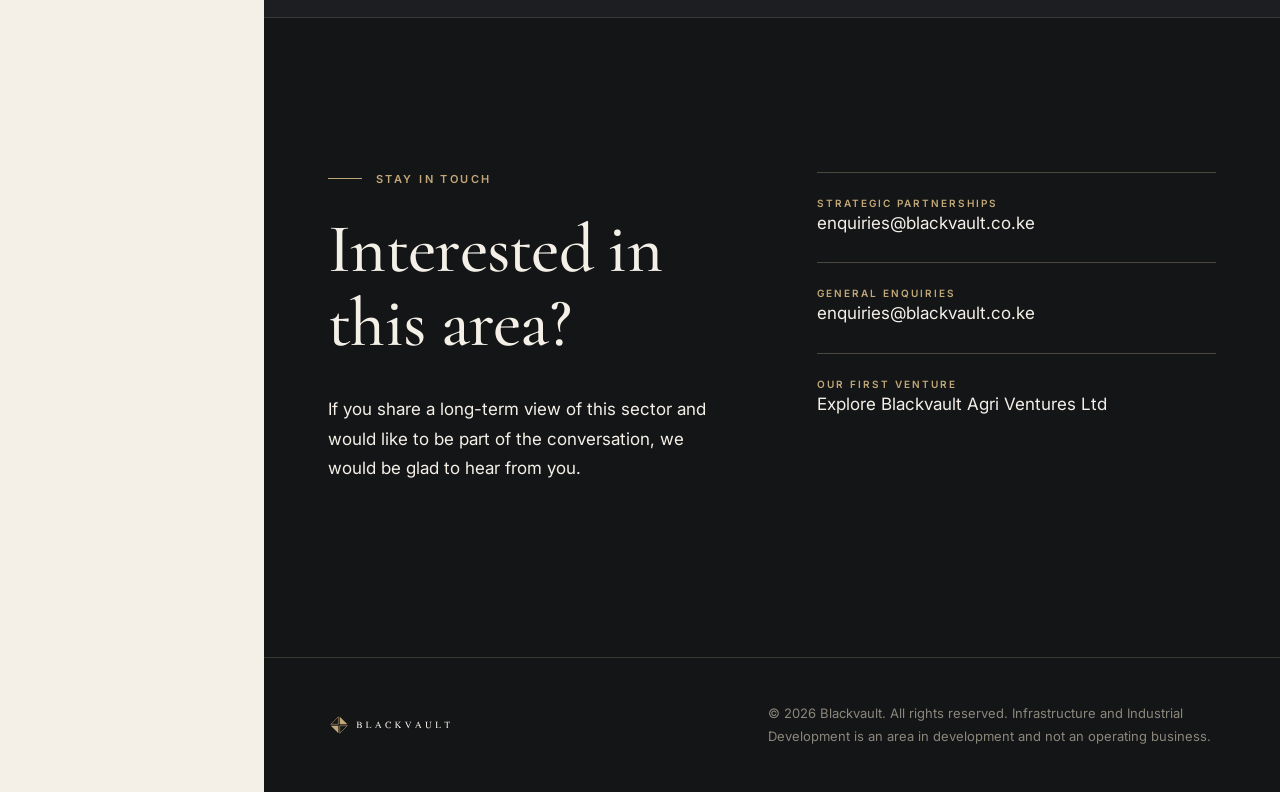
<file: infrastructure-industrial.html>
<!doctype html>
<html lang="en">
<head>
<meta charset="utf-8">
<meta name="viewport" content="width=device-width, initial-scale=1, viewport-fit=cover">
<title>Infrastructure and Industrial Development | Blackvault</title>
<meta name="description" content="Infrastructure and Industrial Development: a Blackvault venture area in development.">
<meta name="theme-color" content="#141413">
<link rel="icon" href="favicon.svg" type="image/svg+xml">
<link rel="preconnect" href="https://fonts.googleapis.com">
<link rel="preconnect" href="https://fonts.gstatic.com" crossorigin>
<link rel="stylesheet" href="https://fonts.googleapis.com/css2?family=Cormorant+Garamond:ital,wght@0,500;0,600;1,500&family=Inter:wght@400;500;600&display=swap">
<link rel="stylesheet" href="assets/styles.css">
</head>
<body class="th-inf">
<a class="sr" href="#main">Skip to content</a>
<header>
<a href="index.html" aria-label="Blackvault home"><img src="assets/logo-lockup.svg" alt="Blackvault" width="170" height="30"></a>
<button class="mb" aria-expanded="false">MENU</button>
<nav aria-label="Primary"><ul><li><a href="#inf-overview">Overview</a></li><li><a href="#inf-exploring">Exploring</a></li><li><a href="#inf-approach">Approach</a></li><li><a href="#inf-contact">Stay in touch</a></li><li><a href="index.html">Blackvault Group</a></li></ul></nav>
<div class="rail-ft">Group in formation<br><a href="mailto:enquiries@blackvault.co.ke" data-mail="general"><span>enquiries@blackvault.co.ke</span></a></div>
</header>
<main id="main">
<section class="dk hero sh" id="inf-top" style="min-height:auto;padding-bottom:0">
<div class="mk" aria-hidden="true"><svg viewBox="0 0 100 100"><g><g fill="none" stroke="#C2A878" stroke-width="1"><path d="M6 90L32 32H68L94 90Z"/><path d="M32 32L50 90L68 32"/></g><path fill="#C2A878" d="M32 32L50 90L68 32Z" opacity=".9"/></g></svg></div>
<p class="lb">A Blackvault venture area &middot; <span class="dev">In development</span></p>
<h1>Foundations that last <i>generations.</i></h1>
<p class="sub">A Blackvault venture area in development, suited to long-horizon capital and strong partners.</p>
<div><a class="btn" href="#inf-exploring">What we are exploring</a><a class="btn q" href="index.html#ventures">All ventures &rarr;</a></div>
<div class="strip"><span>Infrastructure and Industrial Development</span><span>Coming soon</span></div>
</section>
<section id="inf-overview"><div class="two"><div class="rv"><p class="lb">Overview</p><h2>In development</h2></div>
<div class="rv"><p class="lead">Infrastructure and Industrial Development is one of the areas Blackvault intends to build into a venture.</p>
<p>It is being shaped with the same discipline as the group's first venture, Blackvault Agri Ventures Ltd: understand the sector first, then build carefully, with clear systems and accountability before scale.</p>
<div class="box2"><strong>Status:</strong> No infrastructure or industrial projects are currently underway. This page describes intended direction only.</div></div></div></section>
<section id="inf-exploring" style="background:var(--st)"><p class="lb">What we are exploring</p><h2 style="margin-bottom:56px">Areas of focus</h2><div class="row n rv"><span class="num">01</span><h3>Storage and logistics</h3><p>Warehousing, cold chains and transport links that support agriculture and trade.</p></div><div class="row n rv"><span class="num">02</span><h3>Industrial development</h3><p>Processing and production capacity that adds value locally.</p></div><div class="row n rv"><span class="num">03</span><h3>Long-horizon projects</h3><p>Assets that reward patient capital and disciplined delivery.</p></div></section>
<section class="ch" id="inf-approach"><p class="lb">Our approach</p><h2 style="margin-bottom:56px">How we will build it</h2><dl><div class="rv"><dt>Long horizon</dt><dd>We judge projects over decades, not seasons.</dd></div><div class="rv"><dt>Partners with standards</dt><dd>Delivery depends on the quality of those we build with.</dd></div><div class="rv"><dt>Delivery discipline</dt><dd>Plans are only as good as their execution.</dd></div></dl></section>
<section class="dk" id="inf-contact"><div class="cg"><div><p class="lb">Stay in touch</p><h2 style="margin-bottom:34px">Interested in this area?</h2><p>If you share a long-term view of this sector and would like to be part of the conversation, we would be glad to hear from you.</p></div>
<div class="ct"><a data-mail="partners" href="#"><small>Strategic partnerships</small><span></span></a><a data-mail="general" href="#"><small>General enquiries</small><span></span></a><a href="agri-ventures.html"><small>Our first venture</small><span>Explore Blackvault Agri Ventures Ltd</span></a></div></div></section>
</main>
<footer><img src="assets/logo-lockup.svg" alt="Blackvault" width="125" height="22"><p>&copy; <span class="y"></span> Blackvault. All rights reserved. Infrastructure and Industrial Development is an area in development and not an operating business.</p></footer>
<script src="assets/main.js"></script>
</body>
</html>
</file>
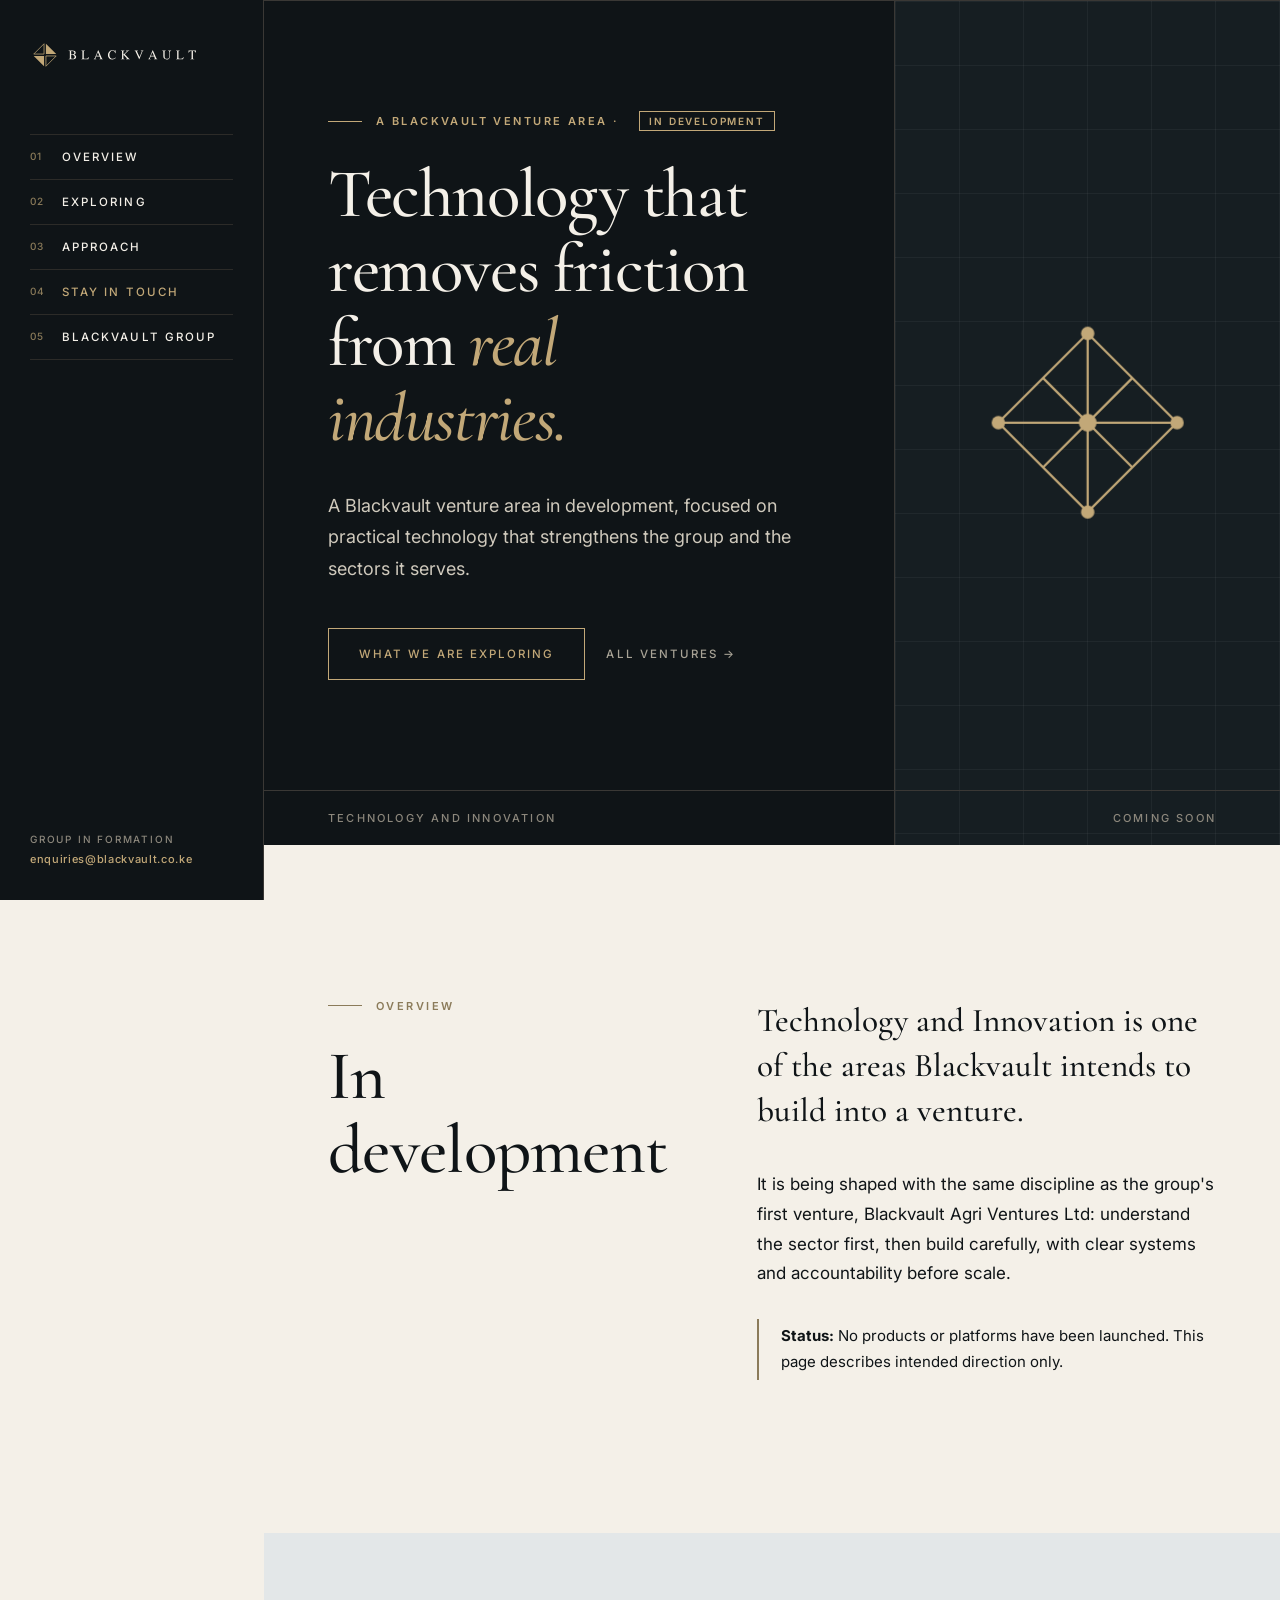
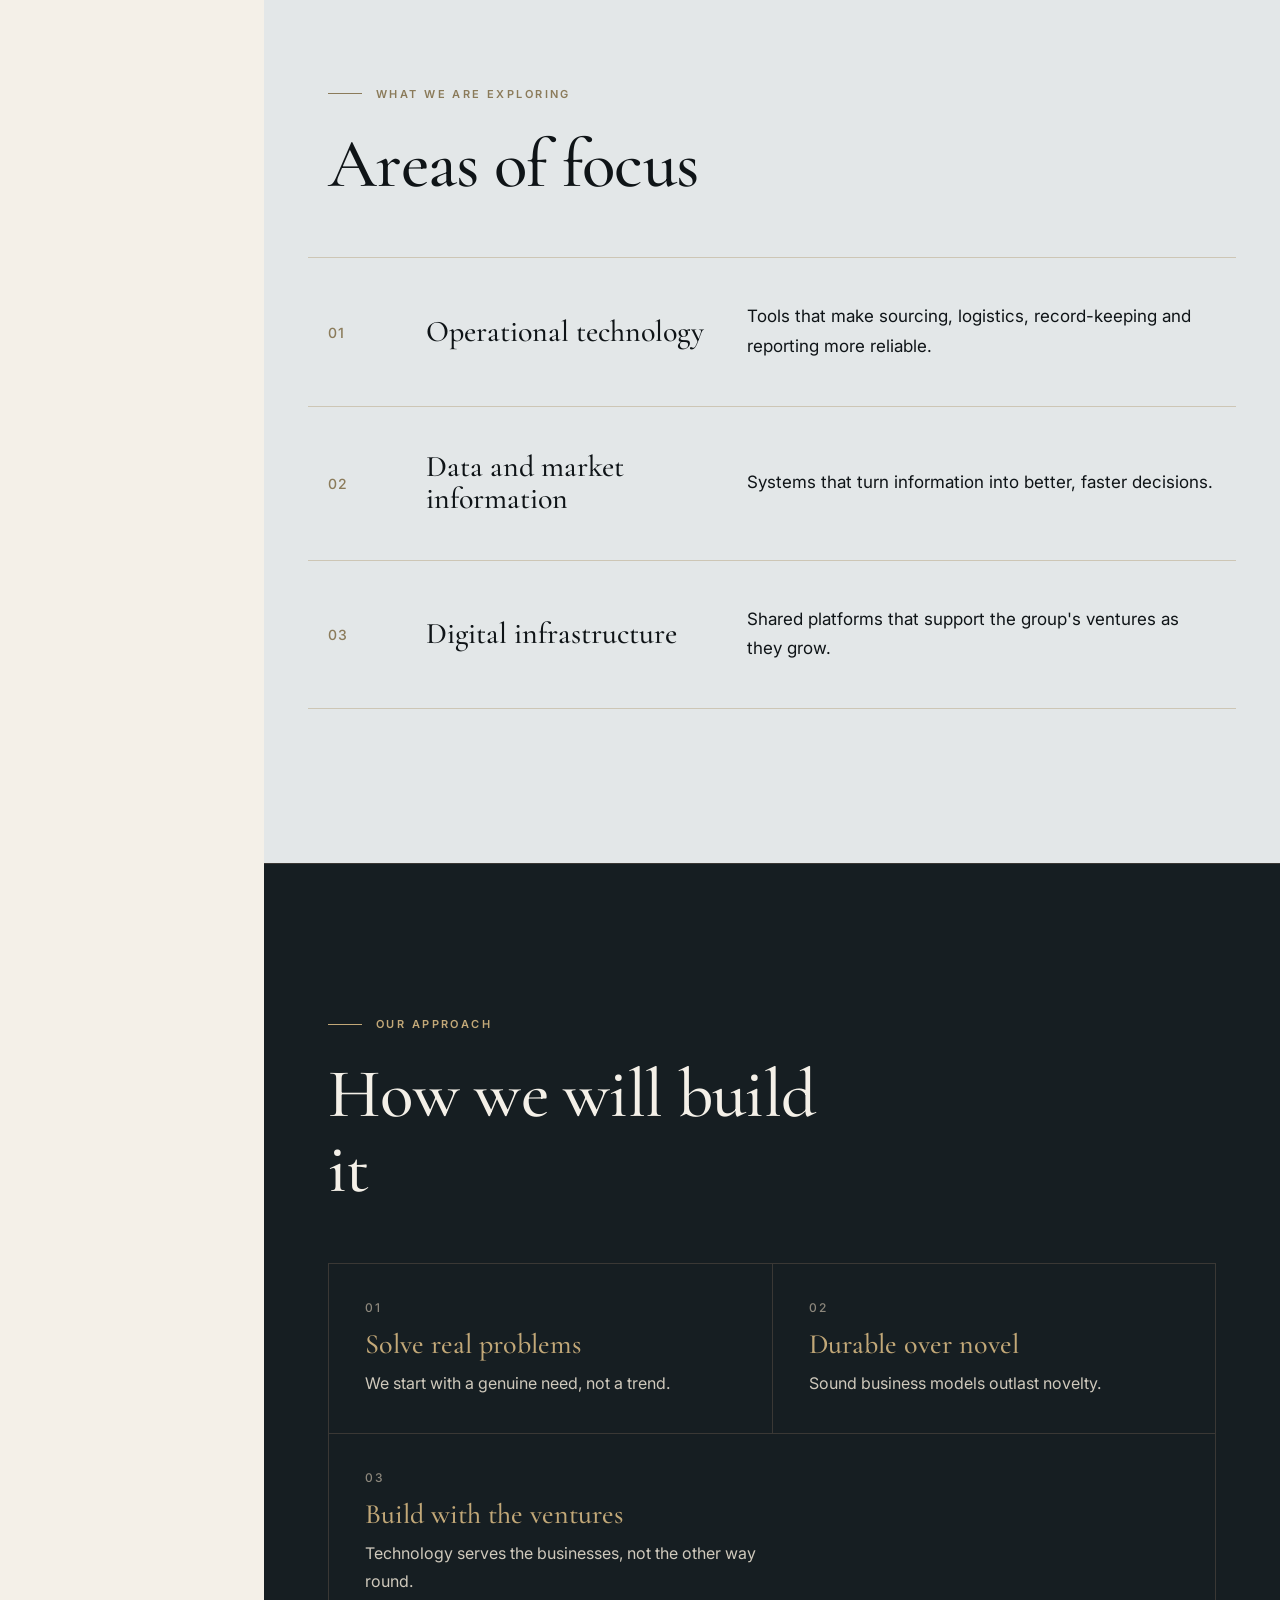
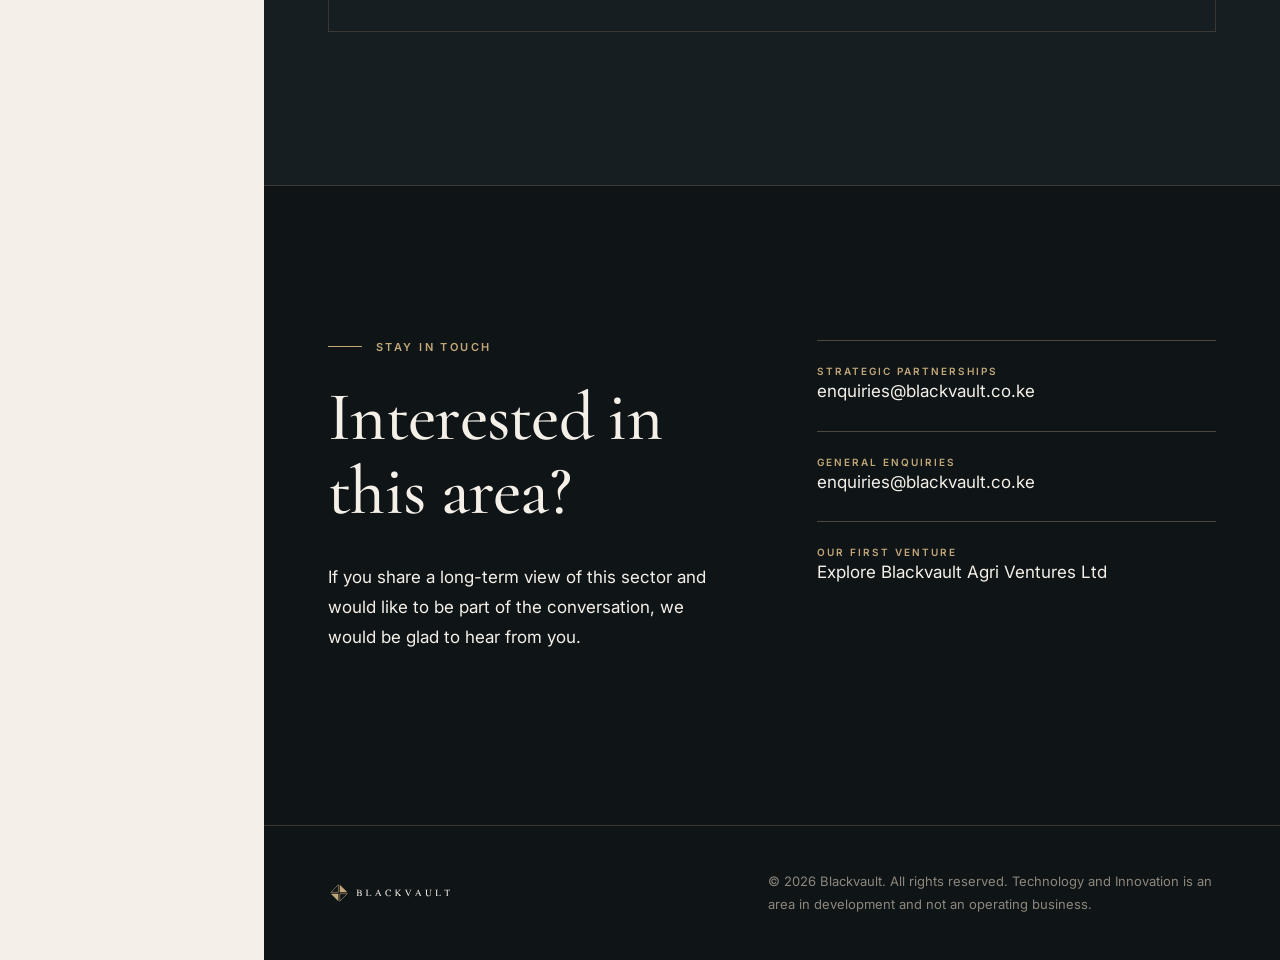
<file: technology-innovation.html>
<!doctype html>
<html lang="en">
<head>
<meta charset="utf-8">
<meta name="viewport" content="width=device-width, initial-scale=1, viewport-fit=cover">
<title>Technology and Innovation | Blackvault</title>
<meta name="description" content="Technology and Innovation: a Blackvault venture area in development.">
<meta name="theme-color" content="#141413">
<link rel="icon" href="favicon.svg" type="image/svg+xml">
<link rel="preconnect" href="https://fonts.googleapis.com">
<link rel="preconnect" href="https://fonts.gstatic.com" crossorigin>
<link rel="stylesheet" href="https://fonts.googleapis.com/css2?family=Cormorant+Garamond:ital,wght@0,500;0,600;1,500&family=Inter:wght@400;500;600&display=swap">
<link rel="stylesheet" href="assets/styles.css">
</head>
<body class="th-tech">
<a class="sr" href="#main">Skip to content</a>
<header>
<a href="index.html" aria-label="Blackvault home"><img src="assets/logo-lockup.svg" alt="Blackvault" width="170" height="30"></a>
<button class="mb" aria-expanded="false">MENU</button>
<nav aria-label="Primary"><ul><li><a href="#tech-overview">Overview</a></li><li><a href="#tech-exploring">Exploring</a></li><li><a href="#tech-approach">Approach</a></li><li><a href="#tech-contact">Stay in touch</a></li><li><a href="index.html">Blackvault Group</a></li></ul></nav>
<div class="rail-ft">Group in formation<br><a href="mailto:enquiries@blackvault.co.ke" data-mail="general"><span>enquiries@blackvault.co.ke</span></a></div>
</header>
<main id="main">
<section class="dk hero sh" id="tech-top" style="min-height:auto;padding-bottom:0">
<div class="mk" aria-hidden="true"><svg viewBox="0 0 100 100"><g><g fill="none" stroke="#C2A878" stroke-width="1"><path d="M10 50L50 10L90 50L50 90Z"/><path d="M10 50H90M50 10V90M30 30L70 70M70 30L30 70"/></g><g fill="#C2A878"><circle cx="50" cy="10" r="3"/><circle cx="90" cy="50" r="3"/><circle cx="50" cy="90" r="3"/><circle cx="10" cy="50" r="3"/><circle cx="50" cy="50" r="4"/></g></g></svg></div>
<p class="lb">A Blackvault venture area &middot; <span class="dev">In development</span></p>
<h1>Technology that removes friction from <i>real industries.</i></h1>
<p class="sub">A Blackvault venture area in development, focused on practical technology that strengthens the group and the sectors it serves.</p>
<div><a class="btn" href="#tech-exploring">What we are exploring</a><a class="btn q" href="index.html#ventures">All ventures &rarr;</a></div>
<div class="strip"><span>Technology and Innovation</span><span>Coming soon</span></div>
</section>
<section id="tech-overview"><div class="two"><div class="rv"><p class="lb">Overview</p><h2>In development</h2></div>
<div class="rv"><p class="lead">Technology and Innovation is one of the areas Blackvault intends to build into a venture.</p>
<p>It is being shaped with the same discipline as the group's first venture, Blackvault Agri Ventures Ltd: understand the sector first, then build carefully, with clear systems and accountability before scale.</p>
<div class="box2"><strong>Status:</strong> No products or platforms have been launched. This page describes intended direction only.</div></div></div></section>
<section id="tech-exploring" style="background:var(--st)"><p class="lb">What we are exploring</p><h2 style="margin-bottom:56px">Areas of focus</h2><div class="row n rv"><span class="num">01</span><h3>Operational technology</h3><p>Tools that make sourcing, logistics, record-keeping and reporting more reliable.</p></div><div class="row n rv"><span class="num">02</span><h3>Data and market information</h3><p>Systems that turn information into better, faster decisions.</p></div><div class="row n rv"><span class="num">03</span><h3>Digital infrastructure</h3><p>Shared platforms that support the group's ventures as they grow.</p></div></section>
<section class="ch" id="tech-approach"><p class="lb">Our approach</p><h2 style="margin-bottom:56px">How we will build it</h2><dl><div class="rv"><dt>Solve real problems</dt><dd>We start with a genuine need, not a trend.</dd></div><div class="rv"><dt>Durable over novel</dt><dd>Sound business models outlast novelty.</dd></div><div class="rv"><dt>Build with the ventures</dt><dd>Technology serves the businesses, not the other way round.</dd></div></dl></section>
<section class="dk" id="tech-contact"><div class="cg"><div><p class="lb">Stay in touch</p><h2 style="margin-bottom:34px">Interested in this area?</h2><p>If you share a long-term view of this sector and would like to be part of the conversation, we would be glad to hear from you.</p></div>
<div class="ct"><a data-mail="partners" href="#"><small>Strategic partnerships</small><span></span></a><a data-mail="general" href="#"><small>General enquiries</small><span></span></a><a href="agri-ventures.html"><small>Our first venture</small><span>Explore Blackvault Agri Ventures Ltd</span></a></div></div></section>
</main>
<footer><img src="assets/logo-lockup.svg" alt="Blackvault" width="125" height="22"><p>&copy; <span class="y"></span> Blackvault. All rights reserved. Technology and Innovation is an area in development and not an operating business.</p></footer>
<script src="assets/main.js"></script>
</body>
</html>
</file>
<file: assets/styles.css>
:root{--k:#141413;--c:#1d1c1a;--g:#C2A878;--gd:#8B7B5A;--i:#F4F0E8;--st:#EAE5DA;--s:#8C877C;--serif:'Cormorant Garamond',Georgia,serif;--sans:Inter,system-ui,sans-serif;--pad:clamp(22px,6vw,104px)}
*{box-sizing:border-box}html{scroll-behavior:smooth;scroll-padding-top:76px}
body{margin:0;background:var(--i);color:var(--k);font:400 17px/1.75 var(--sans);-webkit-font-smoothing:antialiased}
a{color:inherit}.sr{position:absolute;left:-999px}.sr:focus{left:8px;top:8px;background:var(--i);padding:8px;z-index:99}
:focus-visible{outline:2px solid var(--g);outline-offset:3px}
header{position:fixed;inset:0 0 auto;z-index:20;display:flex;justify-content:space-between;align-items:center;padding:20px var(--pad);transition:background .4s,padding .4s,border-color .4s;border-bottom:1px solid transparent}
header.s{background:rgba(20,20,19,.96);padding-block:13px;border-color:#3a3835}
header img{height:30px;width:auto;display:block}
nav ul{display:flex;gap:34px;list-style:none;margin:0;padding:0}
nav a{font:500 11.5px var(--sans);letter-spacing:.18em;text-transform:uppercase;text-decoration:none;color:var(--i);padding:8px 0;background:linear-gradient(var(--g),var(--g)) 0 100%/0 1px no-repeat;transition:background-size .3s,color .3s}
nav a:hover{color:var(--g);background-size:100% 1px}
.mb{display:none;background:none;border:1px solid var(--gd);color:var(--g);font:500 11.5px var(--sans);letter-spacing:.16em;padding:11px 14px;min-height:44px;cursor:pointer}
section{padding:clamp(80px,12vw,168px) var(--pad);position:relative}
.dk{background:var(--k);color:var(--i)}.ch{background:var(--c);color:var(--i)}
.lb{display:flex;align-items:center;gap:14px;font:600 11px var(--sans);letter-spacing:.22em;text-transform:uppercase;color:var(--gd);margin:0 0 26px}
.lb:before{content:"";width:34px;height:1px;background:currentColor}.dk .lb,.ch .lb{color:var(--g)}
h1,h2,h3{font-family:var(--serif);font-weight:500;line-height:1.08;margin:0}
h2{font-size:clamp(38px,5.4vw,76px);max-width:15ch;letter-spacing:-.01em}h3{font-size:30px}
p{margin:0 0 1.15em;max-width:60ch}
.hero{min-height:100svh;display:flex;flex-direction:column;justify-content:flex-end;padding-top:150px;padding-bottom:0;overflow:hidden;background-image:repeating-linear-gradient(90deg,transparent 0 calc(25% - 1px),#ffffff0d calc(25% - 1px) 25%)}
.hero h1{font-size:clamp(46px,8vw,128px);max-width:13ch;letter-spacing:-.02em;position:relative}
.hero h1 i{font-style:italic;color:var(--g)}
.hero .mk{position:absolute;right:calc(var(--pad)*-.6);top:50%;transform:translateY(-58%);width:min(54vw,700px);opacity:.2}
.sub{color:#cfc9bc;max-width:48ch;margin:34px 0 44px;font-size:18px;position:relative}
.btn{display:inline-block;font:500 11.5px var(--sans);letter-spacing:.18em;text-transform:uppercase;text-decoration:none;padding:18px 30px;border:1px solid var(--g);color:var(--g);min-height:50px;transition:background .3s,color .3s;background:none;cursor:pointer}
.btn:hover{background:var(--g);color:var(--k)}.btn.q{border-color:transparent;color:#a8a396;padding-left:20px}.btn.q:hover{background:none;color:var(--g)}
.strip{display:flex;justify-content:space-between;gap:20px;flex-wrap:wrap;margin:clamp(56px,9vw,110px) calc(var(--pad)*-1) 0;padding:20px var(--pad);border-top:1px solid #3a3835;font:500 11px var(--sans);letter-spacing:.2em;text-transform:uppercase;color:var(--s)}
.two{display:grid;grid-template-columns:1fr 1.4fr;gap:clamp(32px,7vw,130px)}
.lead{font:500 clamp(24px,2.6vw,34px)/1.35 var(--serif);max-width:30ch;margin-bottom:1.1em}
.mark-div{display:block;width:34px;margin:0 0 30px}
#ventures{background:var(--st)}
.row{display:grid;grid-template-columns:70px 1.1fr 1.6fr 120px;gap:28px;align-items:center;padding:44px 20px;margin:0 -20px;border-top:1px solid #cdc6b5;transition:background .4s}
.row:last-of-type{border-bottom:1px solid #cdc6b5}.row:hover{background:var(--i)}
.num{font:500 14px var(--sans);color:var(--gd);letter-spacing:.1em}
.tag{display:inline-block;font:600 10px var(--sans);letter-spacing:.18em;text-transform:uppercase;border:1px solid var(--gd);color:var(--gd);padding:4px 9px;margin-top:14px}
.row p{margin:0}.row svg{width:100px;height:60px;fill:none;stroke:var(--gd);stroke-width:1.2;justify-self:end;transition:fill .4s}.row:hover svg{fill:var(--gd)}
.status{border-left:2px solid var(--gd);padding:4px 0 4px 22px;margin-bottom:56px;max-width:60ch}
.mis{font:500 clamp(34px,5.6vw,82px)/1.12 var(--serif);max-width:19ch;margin:0 0 70px;position:relative}
.mis em{color:var(--g);font-style:normal}
#mission .bg{position:absolute;left:-8vw;bottom:-10vw;width:min(50vw,560px);opacity:.08;pointer-events:none}
.hr{height:1px;background:var(--g);opacity:.3;border:0;margin:0}
.vis{font:500 clamp(26px,3.2vw,44px)/1.28 var(--serif);max-width:28ch;position:relative}
dl{margin:0;display:grid;grid-template-columns:1fr 1fr;gap:0 clamp(30px,7vw,120px);counter-reset:d}
dl>div{counter-increment:d;border-top:1px solid #4a4741;padding-top:26px}
dt{font:500 28px var(--serif);color:var(--g)}dt:before{content:"0" counter(d);display:block;font:500 12px var(--sans);letter-spacing:.2em;color:var(--s);margin-bottom:12px}
dd{margin:8px 0 38px;color:#cfc9bc;font-size:16px;max-width:42ch}
.cats{display:flex;flex-wrap:wrap;gap:10px;margin:0 0 56px;padding:0;list-style:none}
.cats li{font:500 11.5px var(--sans);letter-spacing:.12em;border:1px solid #b9b1a0;padding:9px 15px}
.ins{display:grid;grid-template-columns:1.4fr 1fr 1fr;gap:clamp(24px,4vw,64px)}
.ins article{border-top:2px solid var(--k);padding-top:22px;transition:border-color .3s}.ins article:hover{border-color:var(--g)}
.ins article:first-child h3{font-size:clamp(32px,3.6vw,48px)}
.ins span{font:600 10px var(--sans);letter-spacing:.18em;text-transform:uppercase;color:var(--gd)}
.ins h3{font-size:26px;margin:14px 0}
.note{font-size:14px;color:var(--s);margin-top:38px}
.cg{display:grid;grid-template-columns:1fr 1fr;gap:clamp(32px,7vw,120px)}
.ct a{display:block;padding:24px 0;border-top:1px solid #4a4741;text-decoration:none;transition:padding .3s}.ct a:hover{padding-left:12px}
.ct small{display:block;font:600 10px var(--sans);letter-spacing:.2em;text-transform:uppercase;color:var(--g)}
.ct a:hover span{color:var(--g)}
form{display:grid;gap:20px}label{font:500 11.5px var(--sans);letter-spacing:.14em;text-transform:uppercase;color:#cfc9bc;display:grid;gap:8px}
input,select,textarea{font:400 16px var(--sans);background:transparent;color:var(--i);border:0;border-bottom:1px solid #5a564e;padding:13px 0;border-radius:0;min-height:48px;transition:border-color .3s}
input:focus,select:focus,textarea:focus{outline:0;border-color:var(--g)}select option{color:#000}
footer{background:var(--k);color:var(--s);padding:44px var(--pad);font-size:13px;display:flex;justify-content:space-between;align-items:center;gap:20px;flex-wrap:wrap;border-top:1px solid #3a3835}
footer img{height:22px}footer p{margin:0;max-width:56ch}
.rv{opacity:0;transform:translateY(22px);transition:opacity .9s cubic-bezier(.2,.7,.2,1),transform .9s cubic-bezier(.2,.7,.2,1)}.rv.on{opacity:1;transform:none}
@media(prefers-reduced-motion:reduce){.rv{opacity:1;transform:none;transition:none}html{scroll-behavior:auto}}
@media(max-width:900px){.mb{display:block}nav{display:none;position:absolute;top:100%;left:0;right:0;background:var(--k);padding:12px var(--pad) 24px}nav.o{display:block}nav ul{flex-direction:column;gap:4px}nav a{display:block;padding:14px 0;background:none}
.two,.cg,dl,.ins{grid-template-columns:1fr}.row{grid-template-columns:44px 1fr;gap:14px;margin:0;padding-inline:0}.row p{grid-column:2}.row svg{display:none}.hero .mk{width:90vw;top:30%}.hero{background-image:none}}

.row.n{grid-template-columns:70px 1fr 1.6fr}.row h3 a{text-decoration:none;border-bottom:1px solid var(--gd)}
.go{display:block;margin-top:14px;font:600 11px var(--sans);letter-spacing:.18em;text-transform:uppercase;color:var(--gd);text-decoration:none}.go:hover{color:var(--k)}
.sh{padding-top:clamp(150px,18vw,230px)}.sh h1{font-size:clamp(44px,7vw,104px);max-width:16ch;letter-spacing:-.02em}.sh h1 i{font-style:italic;color:var(--g)}
.steps{display:grid;grid-template-columns:repeat(4,1fr);gap:0;counter-reset:s;border-top:1px solid #4a4741}.steps div{counter-increment:s;padding:26px 24px 10px 0}.steps div:before{content:"0" counter(s);display:block;font:500 12px var(--sans);letter-spacing:.2em;color:var(--s);margin-bottom:14px}.steps h3{font-size:26px;color:var(--g);margin-bottom:10px}.steps p{font-size:15px;color:#cfc9bc}
@media(max-width:900px){.steps{grid-template-columns:1fr}.row.n{grid-template-columns:44px 1fr}}
#a-approach .steps p{color:#5a564e}#a-approach .steps div:before{color:var(--gd)}

.rail-ft{display:none}.split{padding:0;display:grid;grid-template-columns:1.25fr 1fr}.half{padding:clamp(70px,9vw,140px) var(--pad);position:relative}.half+.half{border-left:1px solid #3a3835;background:var(--c);display:flex;flex-direction:column;justify-content:center}.split .mis{margin-bottom:0;font-size:clamp(34px,4.4vw,70px)}.split #mission .bg,.split .bg{position:absolute;left:auto;right:-6vw;bottom:-6vw;width:min(36vw,400px);opacity:.07;pointer-events:none}
.dk,.ch{border-top:1px solid #3a3835}#about,#insights{border-top:1px solid #cdc6b5}
.ins{gap:0;border:1px solid #cdc6b5}.ins article{border:0;border-right:1px solid #cdc6b5;padding:32px}.ins article:last-child{border-right:0}
@media(max-width:900px){.split{grid-template-columns:1fr}.half+.half{border-left:0;border-top:1px solid #3a3835}.ins article{border-right:0;border-bottom:1px solid #cdc6b5}dl>div{padding-top:22px}}
@media(min-width:901px){
:root{--pad:clamp(36px,5vw,84px);--rail:264px}
header,header.s{inset:0 auto 0 0;width:var(--rail);flex-direction:column;align-items:flex-start;justify-content:flex-start;padding:40px 30px 30px;background:var(--k);border-right:1px solid #3a3835;border-bottom:0}
header nav{display:block;margin-top:64px;width:100%}nav ul{flex-direction:column;gap:0;counter-reset:n}nav li{border-top:1px solid #2c2b28;counter-increment:n}nav li:last-child{border-bottom:1px solid #2c2b28}
nav a{display:flex;gap:14px;padding:15px 0;background:none}nav a:before{content:"0" counter(n);color:var(--gd);font-size:10px;letter-spacing:.1em;width:18px}nav a:hover{padding-left:6px;transition:padding .3s,color .3s}
.rail-ft{display:block;margin-top:auto;font:500 10px/1.9 var(--sans);letter-spacing:.18em;text-transform:uppercase;color:var(--s)}.rail-ft a{text-decoration:none;color:var(--g);letter-spacing:.06em;text-transform:none;font-size:11px}
main,footer{margin-left:var(--rail)}html{scroll-padding-top:0}
.hero{background-image:none;padding-top:80px}.hero>*:not(.mk):not(.strip){max-width:54%}.hero h1{font-size:clamp(42px,5.4vw,88px)}
.hero .mk{position:absolute;right:0;top:0;bottom:0;transform:none;width:38%;height:100%;opacity:1;object-fit:contain;padding:8%;background:var(--c);border-left:1px solid #3a3835}
.hero .strip{position:relative;z-index:1}.sh{padding-top:110px}
.two{grid-template-columns:.8fr 1.4fr}.two>div:first-child{position:sticky;top:48px;align-self:start}
dl{gap:0;border-left:1px solid #3a3835;border-top:1px solid #3a3835}dl>div{border:0;border-right:1px solid #3a3835;border-bottom:1px solid #3a3835;padding:36px}dl>div:last-child{grid-column:1/-1}dd{margin-bottom:0}
.steps{border:1px solid #cdc6b5}.steps div{padding:26px;border-right:1px solid #cdc6b5}.steps div:last-child{border-right:0}
}

/* innovation layer */
.mk svg{width:100%;display:block;overflow:visible}
.mk g{animation:asm 1.7s cubic-bezier(.2,.7,.2,1) both}.a1{--x:-10px;--y:-10px;animation-delay:.15s!important}.a2{--x:10px;--y:-10px;animation-delay:.3s!important}.a3{--x:-10px;--y:10px;animation-delay:.45s!important}.a4{--x:10px;--y:10px;animation-delay:.6s!important}
@keyframes asm{from{opacity:0;transform:translate(var(--x),var(--y))}to{opacity:1;transform:none}}
@keyframes up{from{opacity:0;transform:translateY(18px)}}
.hero>*:not(.mk){animation:up .9s cubic-bezier(.2,.7,.2,1) both .1s}
.w{transition:opacity .35s}.sw .w{opacity:.2}.sw .w.l{opacity:1}
dl>div{transition:background .4s}dl>div:hover{background:#242320}
@media(prefers-reduced-motion:reduce){.mk g,.hero>*{animation:none!important}.sw .w{opacity:1}}
@media(min-width:901px){
header::after{content:"";position:absolute;right:-1px;top:0;width:2px;height:calc(var(--p,0)*100%);background:var(--g);transition:height .15s linear}
.hero .mk{display:flex;align-items:center;justify-content:center;padding:0;background-image:linear-gradient(#ffffff0b 1px,transparent 1px),linear-gradient(90deg,#ffffff0b 1px,transparent 1px);background-size:64px 64px}.hero .mk svg{width:58%}
.vwrap{display:grid;grid-template-columns:1.5fr 1fr;gap:56px;align-items:start}
.vlist .row{grid-template-columns:50px 1fr;padding:30px 20px;margin:0}.vlist .row p{grid-column:2}.vlist .row svg{display:none}.vlist .row.act{background:var(--i)}
.vp{position:sticky;top:48px;border:1px solid #cdc6b5;aspect-ratio:1/1.05;display:flex;flex-direction:column;align-items:center;justify-content:center;gap:20px;background-image:linear-gradient(#0000000a 1px,transparent 1px),linear-gradient(90deg,#0000000a 1px,transparent 1px);background-size:48px 48px}
.vp svg{width:60%;height:auto;fill:none;stroke:var(--gd);stroke-width:.9;animation:fi .6s both}.vt{font:500 26px var(--serif);text-align:center;padding:0 24px}.vp .tag{margin:0}
}
@media(max-width:900px){.hero .mk svg{width:100%}}
@keyframes fi{from{opacity:0;transform:scale(.95)}}

/* mobile menu: full-screen overlay */
@media(max-width:900px){
header>a,.mb{position:relative;z-index:3}
header nav{display:none;position:fixed;inset:0;z-index:2;background:var(--k);padding:104px var(--pad) 40px;overflow:auto}
header nav.o{display:block;animation:fi .25s both}
nav ul{flex-direction:column;gap:0;counter-reset:n}
nav li{border-top:1px solid #2c2b28;counter-increment:n}nav li:last-child{border-bottom:1px solid #2c2b28}
nav a{display:flex;align-items:baseline;gap:16px;font:500 34px/1.2 var(--serif);letter-spacing:0;text-transform:none;padding:18px 0;background:none}
nav a:before{content:"0" counter(n);font:500 11px var(--sans);letter-spacing:.1em;color:var(--gd)}
.mb{min-width:84px}
}
@media(max-width:900px){nav a:before{width:26px;flex:none}}

/* themes */
body.ag{--k:#0e1913;--c:#15241b;--st:#E5E8DA}body.th-fin{--k:#101216;--c:#171a20;--st:#E6E6E2}body.th-tech{--k:#0f1417;--c:#161e22;--st:#E3E7E8}body.th-en{--k:#17120d;--c:#211a12;--st:#EBE4D8}body.th-inf{--k:#141517;--c:#1c1e21;--st:#E4E3DF}
.mk g:not([class]){--x:0px;--y:14px}
.dev{display:inline-block;border:1px solid var(--g);padding:3px 9px;margin-left:6px;color:var(--g);font-size:10px;letter-spacing:.18em}
.box2{border-left:2px solid var(--gd);padding:4px 0 4px 22px;margin-top:30px;max-width:60ch;font-size:15px}
.chain{display:grid;grid-template-columns:repeat(5,1fr);border:1px solid #3a3835}.chain div{padding:30px 24px;border-right:1px solid #3a3835;position:relative}.chain div:last-child{border-right:0}.chain span{font:500 11px var(--sans);letter-spacing:.2em;color:var(--s)}.chain h3{color:var(--g);margin:10px 0 8px;font-size:26px}.chain p{font-size:14.5px;color:#cfc9bc;margin:0}
.chain div:not(:last-child):after{content:"";position:absolute;right:-7px;top:50%;border:7px solid transparent;border-left-color:var(--g);border-right:0;transform:translateY(-50%);z-index:1}
.feat{padding:0;display:grid;grid-template-columns:1.1fr 1fr;background:#0e1913}.feat h2{max-width:none;margin-bottom:24px}.lead2{font:500 clamp(22px,2.2vw,28px)/1.4 var(--serif);max-width:32ch;margin-bottom:30px}
.fl{list-style:none;margin:0 0 38px;padding:0;max-width:420px}.fl li{border-top:1px solid #3a4a40}.fl li:last-child{border-bottom:1px solid #3a4a40}.fl a{display:flex;justify-content:space-between;padding:15px 0;text-decoration:none;font:500 12px var(--sans);letter-spacing:.16em;text-transform:uppercase;transition:padding .3s,color .3s}.fl a:hover{padding-left:10px;color:var(--g)}
.feat .half{position:relative}.fp{display:flex;align-items:center;justify-content:center;background:#15241b;border-left:1px solid #3a4a40;overflow:hidden;padding:0!important;text-decoration:none}.fp svg{width:100%;height:100%;position:absolute;inset:0;transition:transform 1.2s cubic-bezier(.2,.7,.2,1)}.fp:hover svg{transform:scale(1.06)}.fp span{position:absolute;left:24px;bottom:22px;font:600 10px var(--sans);letter-spacing:.2em;text-transform:uppercase;color:var(--g);border:1px solid var(--g);padding:5px 10px;background:#0e1913cc}
.hero .mk svg{overflow:hidden}
body.ag .hero .mk,body[class*=th-] .hero .mk{background-color:var(--c)}
body.ag .hero .mk svg{width:100%;height:100%}
@media(max-width:900px){.chain{grid-template-columns:1fr}.chain div{border-right:0;border-bottom:1px solid #3a3835}.chain div:not(:last-child):after{display:none}.feat{grid-template-columns:1fr}.fp{min-height:300px;border-left:0}}
.feat .half.fp{background:#15241b}body.ag .hero .mk{background-color:#15241b}
.fp svg,body.ag .hero .mk svg{overflow:hidden}
</file>
